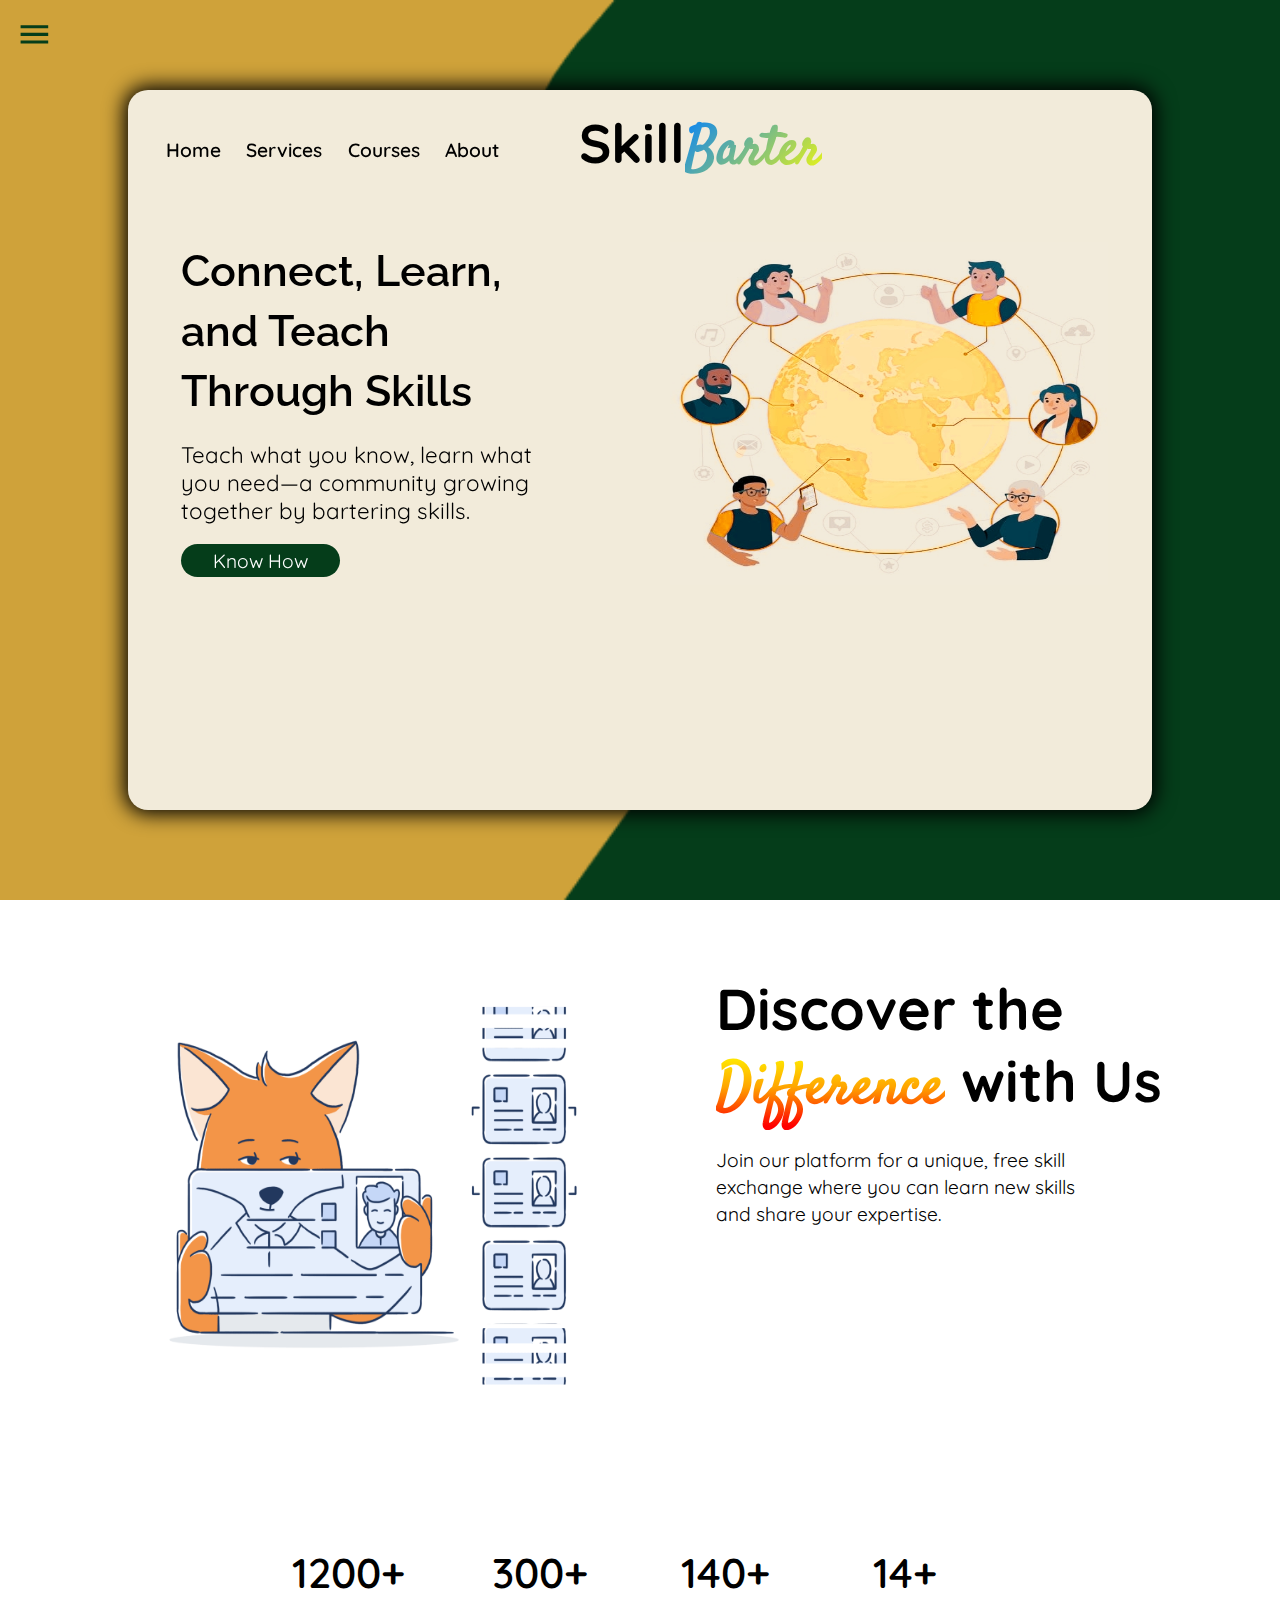
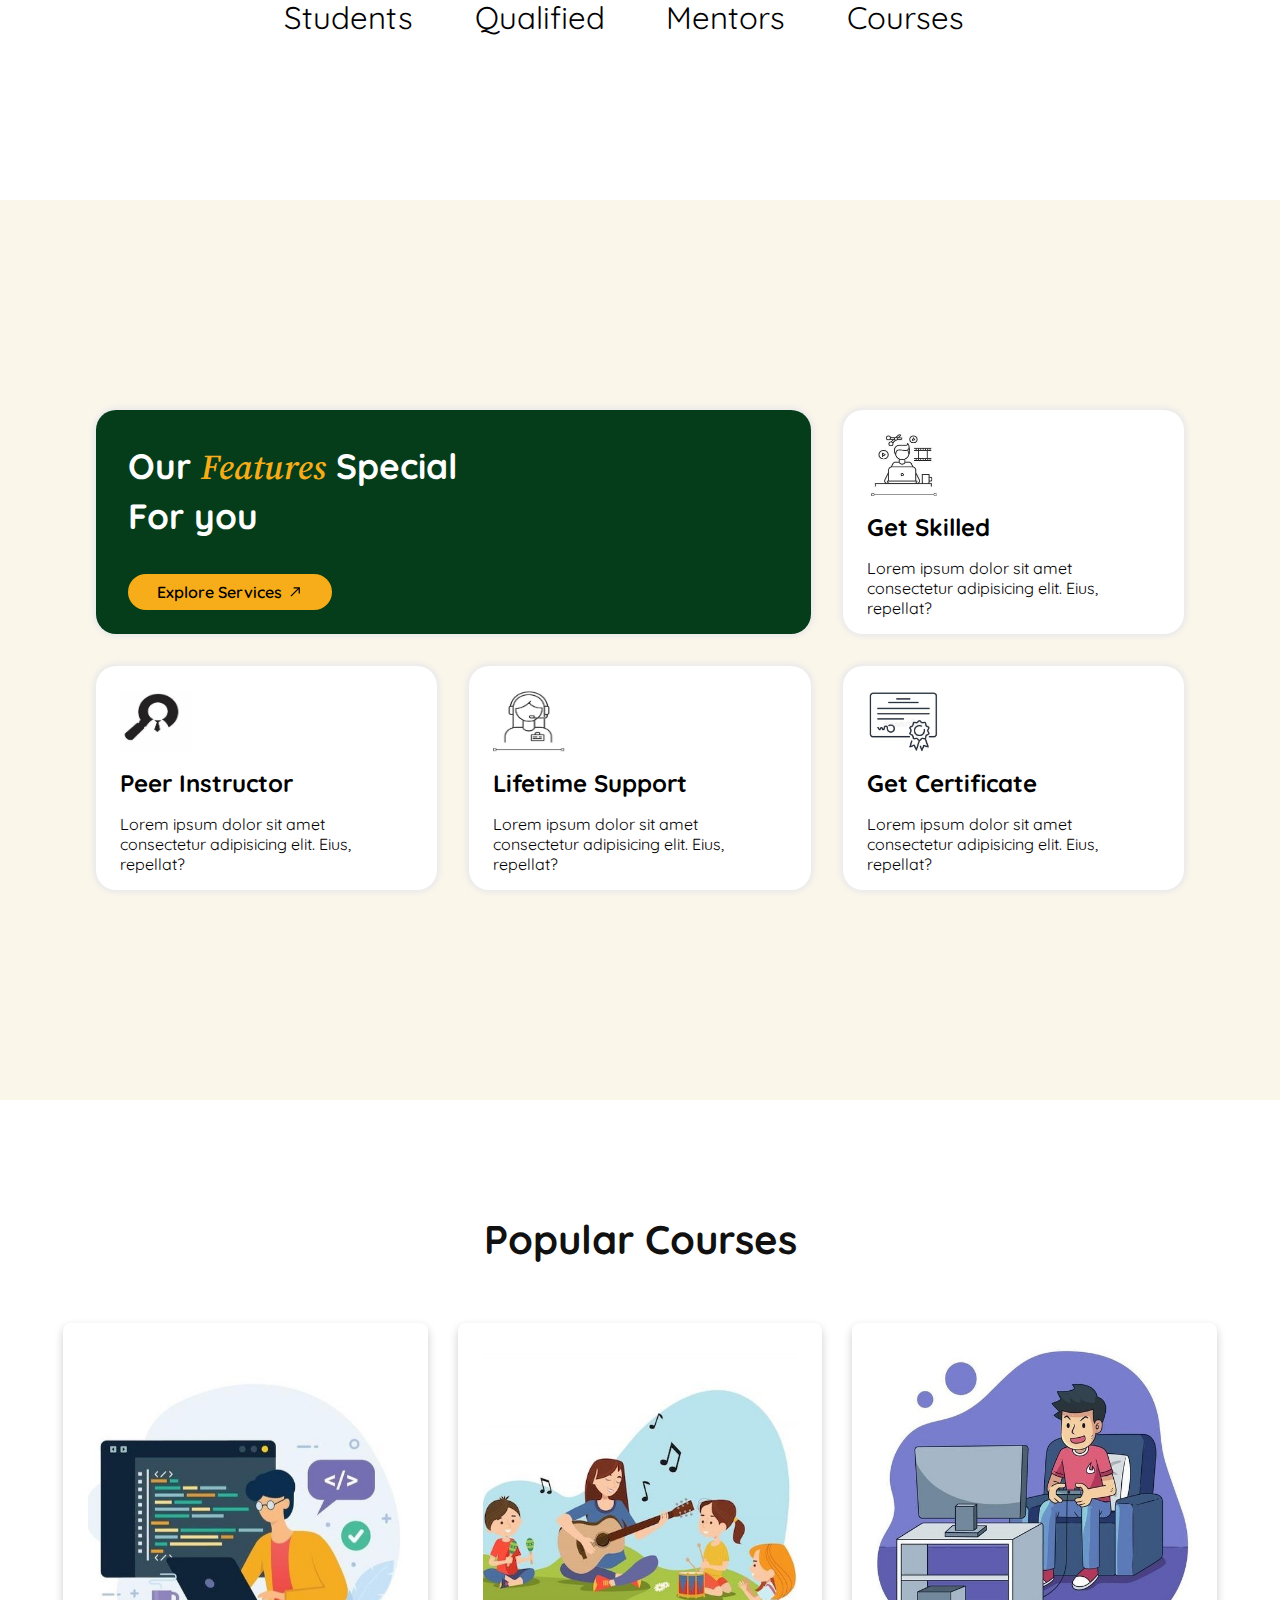
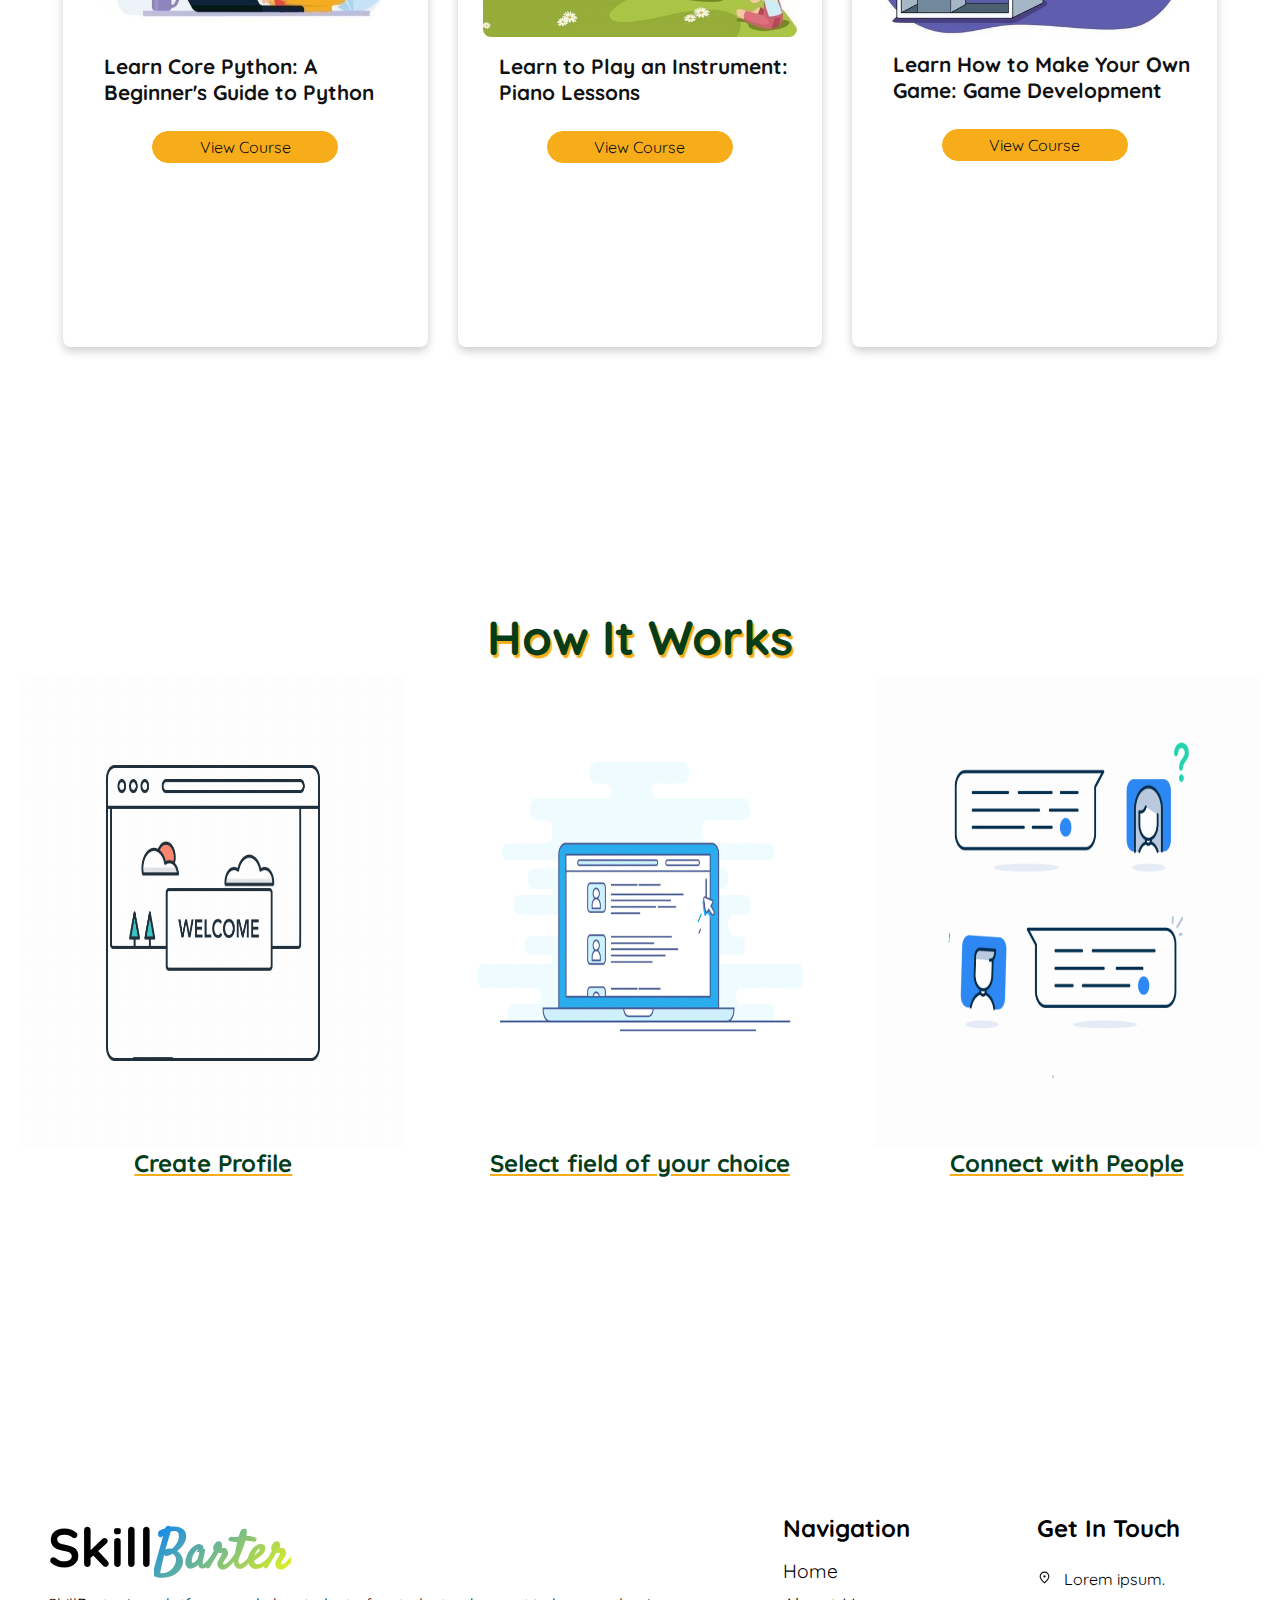
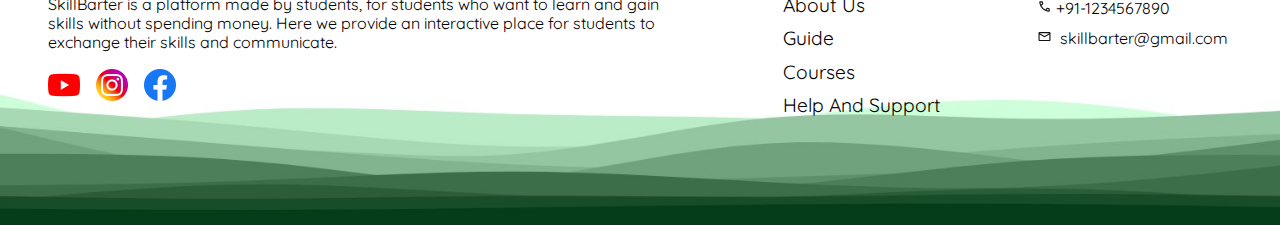
<file: index.html>
<!DOCTYPE html>
<html lang="en">

<head>
    <meta charset="UTF-8">
    <meta name="viewport" content="width=device-width, initial-scale=1.0">
    <title>SkillBarter</title>
    <link rel="stylesheet" href="style.css">
    <link rel="stylesheet" href="responsive.css">
    <link rel="shortcut icon" href="./Assets/Fav_icon.png" type="image/x-icon">
    <link href="https://fonts.googleapis.com/css2?family=Bebas+Neue&display=swap" rel="stylesheet">

</head>
<script>
    function openSidebar() {
        document.querySelector(".sidebar").style.display = 'block';
    }
    function closeSidebar() {
        document.querySelector(".sidebar").style.animation = "close-sidebar 0.3s ease-in reverse";
        document.querySelector(".sidebar").style.display = 'none';
    }
    function openProfile(key) {
        if (key == 'form') {
            document.querySelector(".form-popup").style.display = 'block';
        }
        else {
            document.querySelector(".info-" + key).style.display = 'block';
        }
    }
    function closeProfile(key) {
        if (key == 'form') {
            document.querySelector(".form-popup").style.display = 'none';
        } else if (key == 'login') {
            document.querySelector(".login-pop").style.display = 'none';
        }
        else {
            document.querySelector(".info-" + key).style.display = 'none';
        }
    }
</script>

<body>
    <div class="container">
        <section class="hero-section" id="hero-section">
            <button class="hamburger" onclick="openSidebar()"><svg xmlns="http://www.w3.org/2000/svg" height="2.3rem"
                    viewBox="0 -960 960 960" width="2.3rem" fill="#f7ad19">
                    <path d="M120-240v-80h720v80H120Zm0-200v-80h720v80H120Zm0-200v-80h720v80H120Z" />
                </svg>
            </button>
            <div class="main">
                <nav id="nav">
                    <ul class="left-items">
                        <li class="other1"><a href="#hero-section">Home</a></li>
                        <li class="other1"><a href="#services">Services</a></li>
                        <li class="other"><a href="#courses-section">Courses</a></li>
                        <li class="other"><a href="#why-choose-us">About </a></li>
                    </ul>
                    <div class="center">
                        <h1>Skill<span>Barter</span></h1>
                    </div>
                    <ul class="right-items">
                        <li class="other"><a href="./Register/register.html" target="_blank"
                                onclick="openProfile('form')">Register</a></li>
                        <button class="login-btn"
                            onclick="document.querySelector('.form-container').style.display='flex'">Login</button>
                    </ul>
                </nav>
                <div class="content-papa">
                    <div class="hero-content">

                        <h1 class="hero-heading">Connect, Learn, and Teach Through Skills</h1>
                        <p class="hero-para">Teach what you know, learn what you need—a community growing together by bartering skills.</p>
                        <a href="#how-it-works">Know How</a>
                    </div>
                    <div class="hero-image">
                        <img src="./Assets/hero-img.jpg" alt="">
                    </div>
                </div>
            </div>
        </section>
        <div class="sidebar">
            <div class="sidebar-header">
                <div class="center">
                    <h1>Skill<span>Barter</span></h1>
                </div>
                <button onclick="closeSidebar()">
                    <svg xmlns="http://www.w3.org/2000/svg" height="30px" viewBox="0 -960 960 960" width="30px"
                        fill="#ffffff">
                        <path
                            d="m256-200-56-56 224-224-224-224 56-56 224 224 224-224 56 56-224 224 224 224-56 56-224-224-224 224Z" />
                    </svg>
                </button>
            </div>
            <div class="sidebar-links">
                <ul>
                    <li><svg xmlns="http://www.w3.org/2000/svg" height="20px" viewBox="0 -960 960 960" width="20px"
                            fill="#ffffff">
                            <path
                                d="M264-216h96v-240h240v240h96v-348L480-726 264-564v348Zm-72 72v-456l288-216 288 216v456H528v-240h-96v240H192Zm288-327Z" />
                        </svg><a href="index.html">Home</a></li>
                    <li>
                        <svg xmlns="http://www.w3.org/2000/svg" height="20px" viewBox="0 -960 960 960" width="20px"
                            fill="#ffffff">
                            <path
                                d="M384-480q-60 0-102-42t-42-102q0-60 42-102t102-42q60 0 102 42t42 102q0 60-42 102t-102 42ZM96-192v-92q0-26 12.5-47.5T143-366q55-32 116-49t125-17q11 0 20.5.5T425-430q-7 17-10.5 35t-5.5 36l-25-1q-54 0-106 14t-99 42q-4.95 2.94-7.98 8.24Q168-290.47 168-284v20h251q4.85 18.63 12.92 36.81Q440-209 451-192H96Zm543 48-12-56q-14-5-26.5-12T577-228l-55 17-32-55 41-40q-4-14-3.5-29t3.5-29l-41-39 32-56 54 16q11-10 24-17.5t27-11.5l13-56h64l13 56q14 5 27 12t24 17l54-15 32 55-40 38q2 15 2 30.05 0 15.06-3 28.95l41 39-32 55-55-16q-11 9-23.5 16.5T717-200l-14 56h-64Zm33.21-120Q702-264 723-285.21t21-51Q744-366 722.79-387t-51-21Q642-408 621-386.79t-21 51Q600-306 621.21-285t51 21Zm-288-288Q414-552 435-573.21t21-51Q456-654 434.79-675t-51-21Q354-696 333-674.79t-21 51Q312-594 333.21-573t51 21Zm-.21-72Zm35 360Z" />
                        </svg><a href="./Service/service.php">Services</a>
                    </li>
                    <li>
                        <svg xmlns="http://www.w3.org/2000/svg" height="20px" viewBox="0 -960 960 960" width="20px"
                            fill="#ffffff">
                            <path
                                d="M264-96v-175q-57-48-88.5-115.57T144-529q0-139.58 98.29-237.29Q340.58-864 481-864q109 0 196 58.5T792-653l66 223q5 17.48-5.5 31.74Q842-384 824-384h-56v120q0 29.7-21.15 50.85Q725.7-192 696-192h-96v96h-72v-168h168v-192h80l-52-173q-22-72-89.5-117.5T481-792q-111 0-188 76.63T216-529q0 58.93 25 111.96Q266-364 311-326l25 22v208h-72Zm232-348Zm-16 108q17 0 27.5-11.1 10.5-11.09 10.5-27.5 0-16.4-10.5-27.4T480-413q-17 0-27.5 10.92Q442-391.15 442-375q0 16.58 10.5 27.79T480-336Zm-29-122h58q0-30 7-45.5t30-35.5q23-21 34-40.5t11-42.5q0-41.16-32-69.58T482-720q-39 0-69.5 21.5T370-640l52 22q6.67-21.1 23.35-34.05Q462.02-665 482.04-665q20.96 0 35.46 13.5T532-618q0 20-14.5 34.5T488-555q-22 21-29.5 40.5T451-458Z" />
                        </svg><a href="./About/about.html">About Us</a>
                    </li>
                    <li>
                        <svg xmlns="http://www.w3.org/2000/svg" height="24px" viewBox="0 -960 960 960" width="24px" fill="#fff"><path d="M560-564v-68q33-14 67.5-21t72.5-7q26 0 51 4t49 10v64q-24-9-48.5-13.5T700-600q-38 0-73 9.5T560-564Zm0 220v-68q33-14 67.5-21t72.5-7q26 0 51 4t49 10v64q-24-9-48.5-13.5T700-380q-38 0-73 9t-67 27Zm0-110v-68q33-14 67.5-21t72.5-7q26 0 51 4t49 10v64q-24-9-48.5-13.5T700-490q-38 0-73 9.5T560-454ZM260-320q47 0 91.5 10.5T440-278v-394q-41-24-87-36t-93-12q-36 0-71.5 7T120-692v396q35-12 69.5-18t70.5-6Zm260 42q44-21 88.5-31.5T700-320q36 0 70.5 6t69.5 18v-396q-33-14-68.5-21t-71.5-7q-47 0-93 12t-87 36v394Zm-40 118q-48-38-104-59t-116-21q-42 0-82.5 11T100-198q-21 11-40.5-1T40-234v-482q0-11 5.5-21T62-752q46-24 96-36t102-12q58 0 113.5 15T480-740q51-30 106.5-45T700-800q52 0 102 12t96 36q11 5 16.5 15t5.5 21v482q0 23-19.5 35t-40.5 1q-37-20-77.5-31T700-240q-60 0-116 21t-104 59ZM280-494Z"/></svg>
                        <a href="./Courses/courses.html">Courses</a>
                    </li>
                    <li>
                        <svg xmlns="http://www.w3.org/2000/svg" height="20px" viewBox="0 -960 960 960" width="20px"
                            fill="#ffffff">
                            <path
                                d="M96-192v-92q0-26 12.5-47.5T143-366q54-32 115-49t126-17q23 0 46.5 3t49.5 9l-61 62q-15-2-22-2h-13q-53 0-105 14t-100 42q-4.95 2.94-7.98 8.24Q168-290.47 168-284v20h286l71 72H96Zm530 0L491-328l50-51 85 85 187-186 51 50-238 238ZM384-480q-60 0-102-42t-42-102q0-60 42-102t102-42q60 0 102 42t42 102q0 60-42 102t-102 42Zm70 216Zm-69.79-288Q414-552 435-573.21t21-51Q456-654 434.79-675t-51-21Q354-696 333-674.79t-21 51Q312-594 333.21-573t51 21Zm-.21-72Z" />
                        </svg><a href="./Register/register.html">Register</a>
                    </li>
                    <div
                        style="border: 1px solid rgb(190, 190, 190); height: 1px; width: 100%; margin: 1rem 0;">
                    </div>
                    <li>
                        <svg xmlns="http://www.w3.org/2000/svg" height="20px" viewBox="0 -960 960 960" width="20px"
                        fill="#ffffff">
                        <path
                            d="M480-216q48.67 0 83.34-35Q598-286 600-336v-192q2-50-33.5-85t-86-35q-50.5 0-85 35T360-528v192q-1 50 34 85t86 35Zm-72-120h144v-72H408v72Zm0-120h144v-72H408v72Zm72 26Zm0 286q-60 0-109-32.5T302-264H192v-72h96v-60h-96v-72h96v-60h-96v-72h110q8-26 25.8-47.09Q345.6-668.18 369-684l-81-81 51-51 101 100q19.86-5 40.43-5t40.57 5l100-100 51 51-81 81q23 16 40 37t27 47h110v72h-96v60h96v72h-96v60h96v72H658q-20 55-69 87.5T480-144Z" />
                    </svg><a href="./HelpAndSupport/support.html">Help and Support</a>
                    </li>
                    
                    <li>
                        <svg xmlns="http://www.w3.org/2000/svg" style="display: inline;" height="20px"
                            viewBox="0 -960 960 960" width="20px" fill="#ffffff">
                            <path
                                d="M765-144 526-383q-30 22-65.79 34.5-35.79 12.5-76.18 12.5Q284-336 214-406t-70-170q0-100 70-170t170-70q100 0 170 70t70 170.03q0 40.39-12.5 76.18Q599-464 577-434l239 239-51 51ZM384-408q70 0 119-49t49-119q0-70-49-119t-119-49q-70 0-119 49t-49 119q0 70 49 119t119 49Z" />
                        </svg>
                        <input type="search" name="search" id="search" placeholder="Search" style="width: 100%;">
                    </li>
                    <div
                        style="border: 1px solid rgb(190, 190, 190); height: 1px; width: 100%; margin: 1rem 0;">
                    </div>
                    <li style="display: flex; color: rgb(72, 71, 71); ">
                        <svg xmlns="http://www.w3.org/2000/svg" height="20px" viewBox="0 -960 960 960" width="20px"
                            fill="#fff">
                            <path
                                d="M216-144q-29.7 0-50.85-21.15Q144-186.3 144-216v-528q0-29.7 21.15-50.85Q186.3-816 216-816h264v72H216v528h264v72H216Zm432-168-51-51 81-81H384v-72h294l-81-81 51-51 168 168-168 168Z" />
                        </svg>
                        <form action="login.php" method="post">
                            <!-- <a href="login.php?logout=true">Logout</a> -->
                            <button type="submit" name="logout" >Logout</button>
                        </form>
                    </li>
                </ul>
                <div class="sidebar-anchor">
                    <p>&copy;Skill Exchange.INC</p>
                    <a href="#">About</a>
                    <a href="#">Terms</a>
                    <a href="#">Privacy</a>
                    <a href="#">Security</a>
                    <a href="#">Status</a>
                    <a href="#">Blogs</a>
                </div>
            </div>
        </div>
        <div class="form-container">
            <div class="login-popup" id="form-popup">

                <button onclick="document.querySelector('.form-container').style.display='none'"><svg
                        xmlns="http://www.w3.org/2000/svg" height="30px" viewBox="0 -960 960 960" width="30px"
                        fill="#000000">
                        <path
                            d="m256-200-56-56 224-224-224-224 56-56 224 224 224-224 56 56-224 224 224 224-56 56-224-224-224 224Z" />
                    </svg>
                </button>
                <form action="login.php" class="form" method="post">
                    <center><h2>Login or Sign up</h2></center>
                    <input type="email" name="Email" id="email" placeholder="Email*" required>
                    <input type="password" name="password" id="password" placeholder="Password*" required>
                    <a>Forgot password?</a>
                    <button type="submit" name="login">Login</button>
                </form>
                <p>New to Website?
                    <a class="create-account" href="./Register/register.html"
                        onclick=" document.querySelector('.form-container').style.display='none'">Create
                        New Account</a>
                </p>
            </div>
        </div>
        <section class="why-choose-us" id="why-choose-us">
            <div class="head-des">
                <div class="leftBox">
                    <img src="./Assets/why-choose-us.gif" alt="whyChooseUs">
                </div>
                <div class="rightBox">
                    <h1>Discover the <span>Difference</span> with Us</h1>
                    <p>Join our platform for a unique, free skill exchange where you can learn new skills and share your
                        expertise.</p>
                </div>
            </div>
            <div class="number-container">
                <span class="item item-1">
                    <h1>1200+</h1>
                    <p>Students</p>
                </span>
                <span class="item item-2">
                    <h1>300+</h1>
                    <p>Qualified</p>
                </span>
                <span class="item item-3">
                    <h1>140+</h1>
                    <p>Mentors</p>
                </span>
                <span class="item item-4">
                    <h1>14+</h1>
                    <p>Courses</p>
                </span>
            </div>
        </section>
        <section class="services" id="services">
            <div class="service-container">
                <div class="service-items">
                    <h3>Our <span>Features</span> Special For you</h3>
                    <a href="./Service/service.php">Explore Services <svg xmlns="http://www.w3.org/2000/svg" height="15px" viewBox="0 -960 960 960"
                            width="15px" fill="#000000 ">
                            <path d="m216-160-56-56 464-464H360v-80h400v400h-80v-264L216-160Z" />
                        </svg></a>
                </div>
                <div class="service-items">
                    <img src="./Assets/GetSkilled.jpeg.jpg" alt="service image">
                    <h3>Get Skilled</h3>
                    <p>Lorem ipsum dolor sit amet consectetur adipisicing elit. Eius, repellat?</p>
                </div>
                <div class="service-items">
                    <img src="./Assets/Peer.jpeg.jpg" alt="service image">
                    <h3>Peer Instructor</h3>
                    <p>Lorem ipsum dolor sit amet consectetur adipisicing elit. Eius, repellat?</p>
                </div>
                <div class="service-items">
                    <img src="./Assets/LifetimeSupport.jpeg.jpg" alt="service image">
                    <h3>Lifetime Support </h3>
                    <p>Lorem ipsum dolor sit amet consectetur adipisicing elit. Eius, repellat?</p>
                </div>
                <div class="service-items">
                    <img src="./Assets/GetCertified.jpeg.jpg " alt="service image">
                    <h3>Get Certificate</h3>
                    <p>Lorem ipsum dolor sit amet consectetur adipisicing elit. Eius, repellat?</p>
                </div>
            </div>
        </section>
        <section class="courses-section" id="courses-section">
            <h2 class="section-title">Popular Courses</h2>
            <div class="courses-container">
                <div class="course-card">
                    <div class="course-image-container"><img src="./Assets/course-image-1.jpg" alt="Course 1 Image" class="course-image" id="course-image-1"></div>
                    <h3 class="course-title">Learn Core Python: A Beginner's Guide to Python</h3>
                    <a href="./Courses/courses.html" class="view-course-btn">View Course</a>
                </div>
                <div class="course-card">
                    <div class="course-image-container"><img src="./Assets/course-image-2.jpg" alt="Course 2 Image" class="course-image" id="course-image-2"></div>
                    <h3 class="course-title">Learn to Play an Instrument: Piano Lessons</h3>
                    <a  href="./Courses/courses.html"class="view-course-btn">View Course</a>
                </div>
                <div class="course-card">
                    <div class="course-image-container"><img src="./Assets/course-image-3.jpg" alt="Course 3 Image" class="course-image" id="course-image-3"></div>
                    <h3 class="course-title">Learn How to Make Your Own Game: Game Development</h3>
                    <a  href="./Courses/courses.html" class="view-course-btn">View Course</a>
                </div>
            </div>
        </section>
        <section class="how-it-works" id="how-it-works">
            <h1>How It Works</h1>
            <div class="container">
                <div class="item">
                    <img src="./Assets/how-it-works-LEFT.gif" alt="">
                    <h3>Create Profile</h3>
                </div>
                <div class="item">
                    <img src="./Assets/how-it-works-MIDDLE.gif" alt="">
                    <h3>Select field of your choice</h3>
                </div>
                <div class="item">
                    <img src="./Assets/how-it-works-RIGHT.gif" alt="">
                    <h3>Connect with People</h3>
                </div>
            </div>
        </section>
        <footer>
            <div class="footer-container" id="footer">
                <div class="section">
                    <div class="center">
                        <h1>Skill<span>Barter</span></h1>
                    </div>
                    <p class="footer-text">SkillBarter is a platform made by students, for students who want to learn
                        and
                        gain skills without spending money. Here we provide an interactive place for students to
                        exchange
                        their skills and communicate.</p>
                    <div class="all-socials">
                        <img class="social-icons" src="./Assets/youtube.png" alt="">
                        <img class="social-icons" src="./Assets/social.png" alt="">
                        <img class="social-icons" src="./Assets/facebook.png" alt="">
                    </div>
                </div>
                <div class="section">
                    <h2>Navigation</h2>
                    <ul>
                        <li><a href="index.html">Home</a></li>
                        <li><a href="./About/about.html">About Us</a></li>
                        <li><a href="#how-it-works">Guide</a></li>
                        <li><a href="./Courses/courses.html">Courses</a></li>
                        <li><a href="./HelpAndSupport/support.html" target="_blank">Help And Support</a></li>
                    </ul>
                </div>
                <div class="section">
                    <h2>Get In Touch</h2>
                    <pre><svg xmlns="http://www.w3.org/2000/svg" height="15px" viewBox="0 -960 960 960" width="15px" fill="#111  "><path d="M480.21-480Q510-480 531-501.21t21-51Q552-582 530.79-603t-51-21Q450-624 429-602.79t-21 51Q408-522 429.21-501t51 21ZM480-191q119-107 179.5-197T720-549q0-105-68.5-174T480-792q-103 0-171.5 69T240-549q0 71 60.5 161T480-191Zm0 95Q323.03-227.11 245.51-339.55 168-452 168-549q0-134 89-224.5T479.5-864q133.5 0 223 90.5T792-549q0 97-77 209T480-96Zm0-456Z"/></svg>   <span class="foot-dets">Lorem ipsum.</span></pre>
                    <pre><svg xmlns="http://www.w3.org/2000/svg" height="15px" viewBox="0 -960 960 960" width="15px" fill="#111  "><path d="M763-145q-121-9-229.5-59.5T339-341q-86-86-135.5-194T144-764q-2-21 12.29-36.5Q170.57-816 192-816h136q17 0 29.5 10.5T374-779l24 106q2 13-1.5 25T385-628l-97 98q20 38 46 73t57.97 65.98Q422-361 456-335.5q34 25.5 72 45.5l99-96q8-8 20-11.5t25-1.5l107 23q17 5 27 17.5t10 29.5v136q0 21.43-16 35.71Q784-143 763-145ZM255-600l70-70-17.16-74H218q5 38 14 73.5t23 70.5Zm344 344q35.1 14.24 71.55 22.62Q707-225 744-220v-90l-75-16-70 70ZM255-600Zm344 344Z"/></svg> <span class="foot-dets">+91-1234567890</span> </pre>

                    <pre><svg xmlns="http://www.w3.org/2000/svg" height="15px" viewBox="0 -960 960 960" width="15px" fill="#111  "><path d="M168-192q-29.7 0-50.85-21.16Q96-234.32 96-264.04v-432.24Q96-726 117.15-747T168-768h624q29.7 0 50.85 21.16Q864-725.68 864-695.96v432.24Q864-234 842.85-213T792-192H168Zm312-240L168-611v347h624v-347L480-432Zm0-85 312-179H168l312 179Zm-312-94v-85 432-347Z"/></svg>  <span class="foot-dets">skillbarter@gmail.com</span> </pre>

                    </pre>
                </div>
                <!-- </div> -->
            </div>
        </footer>

    </div>
</body>

</html>
</file>
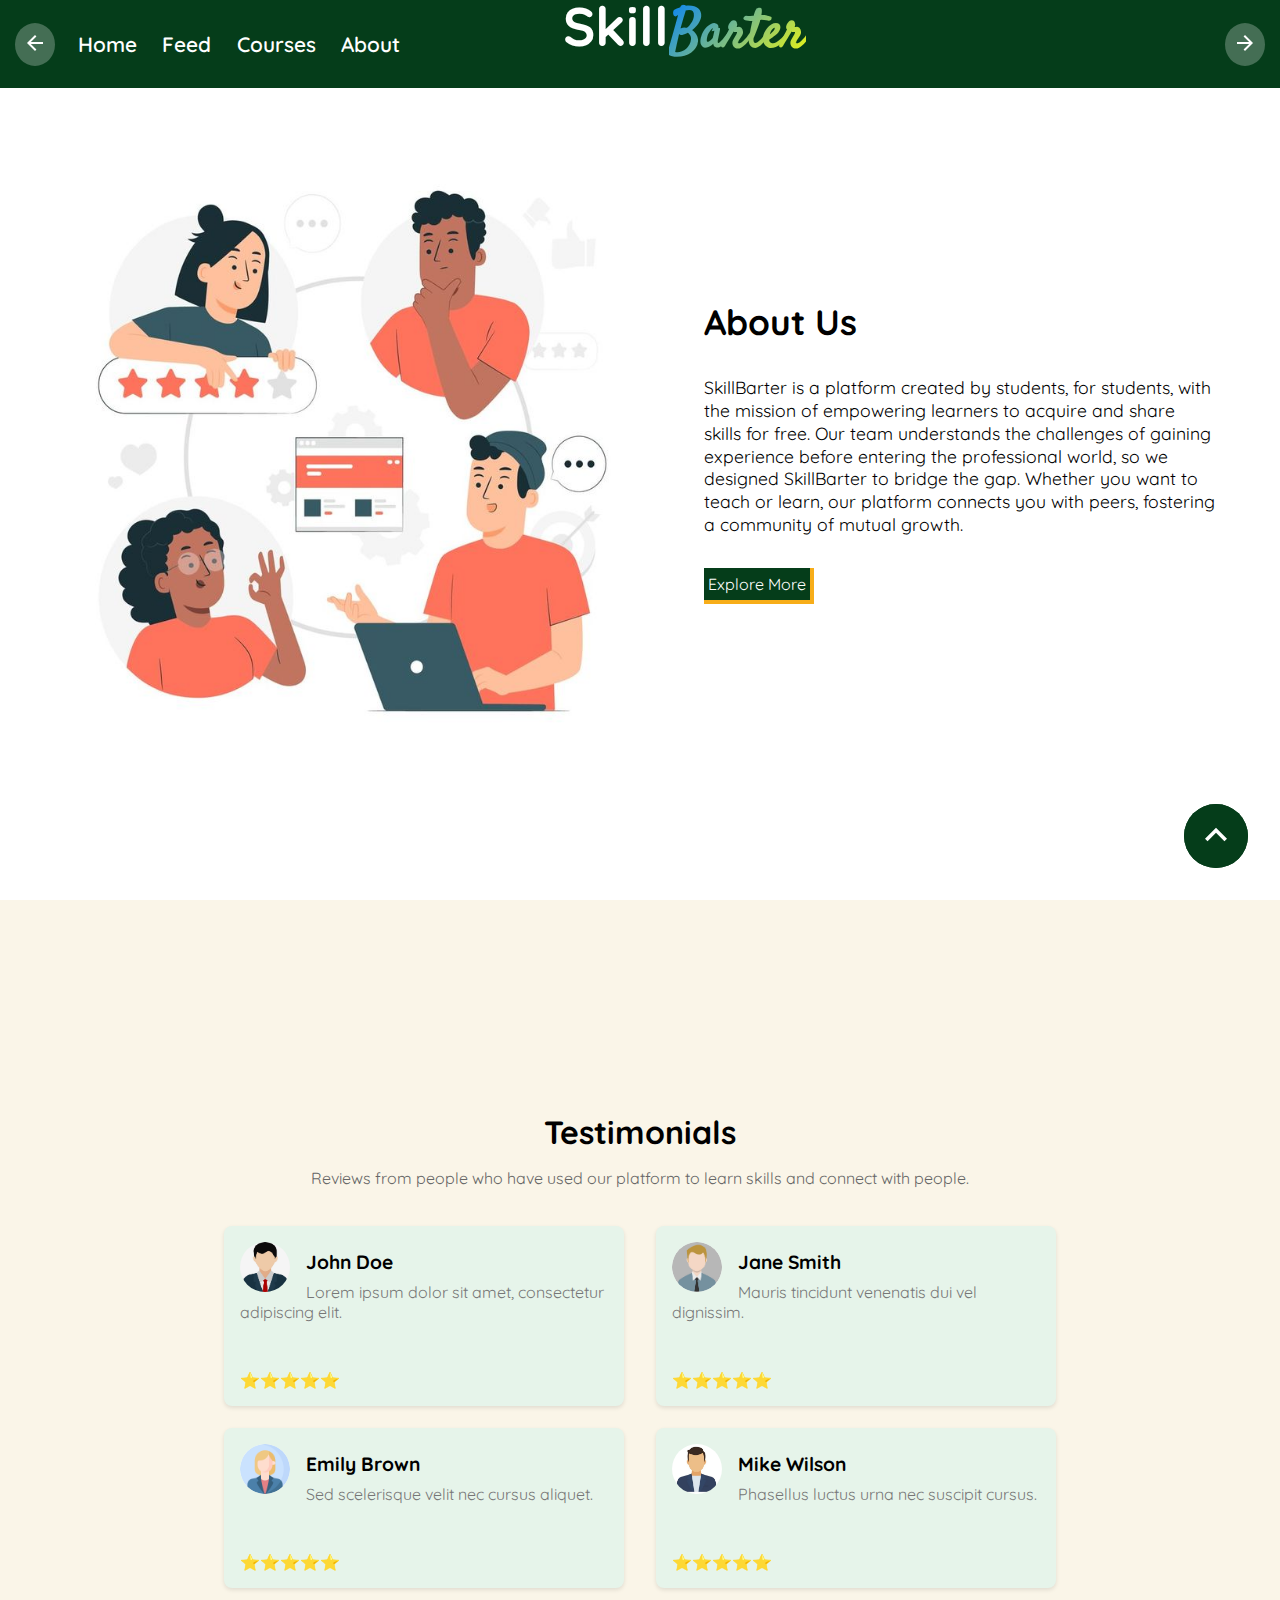
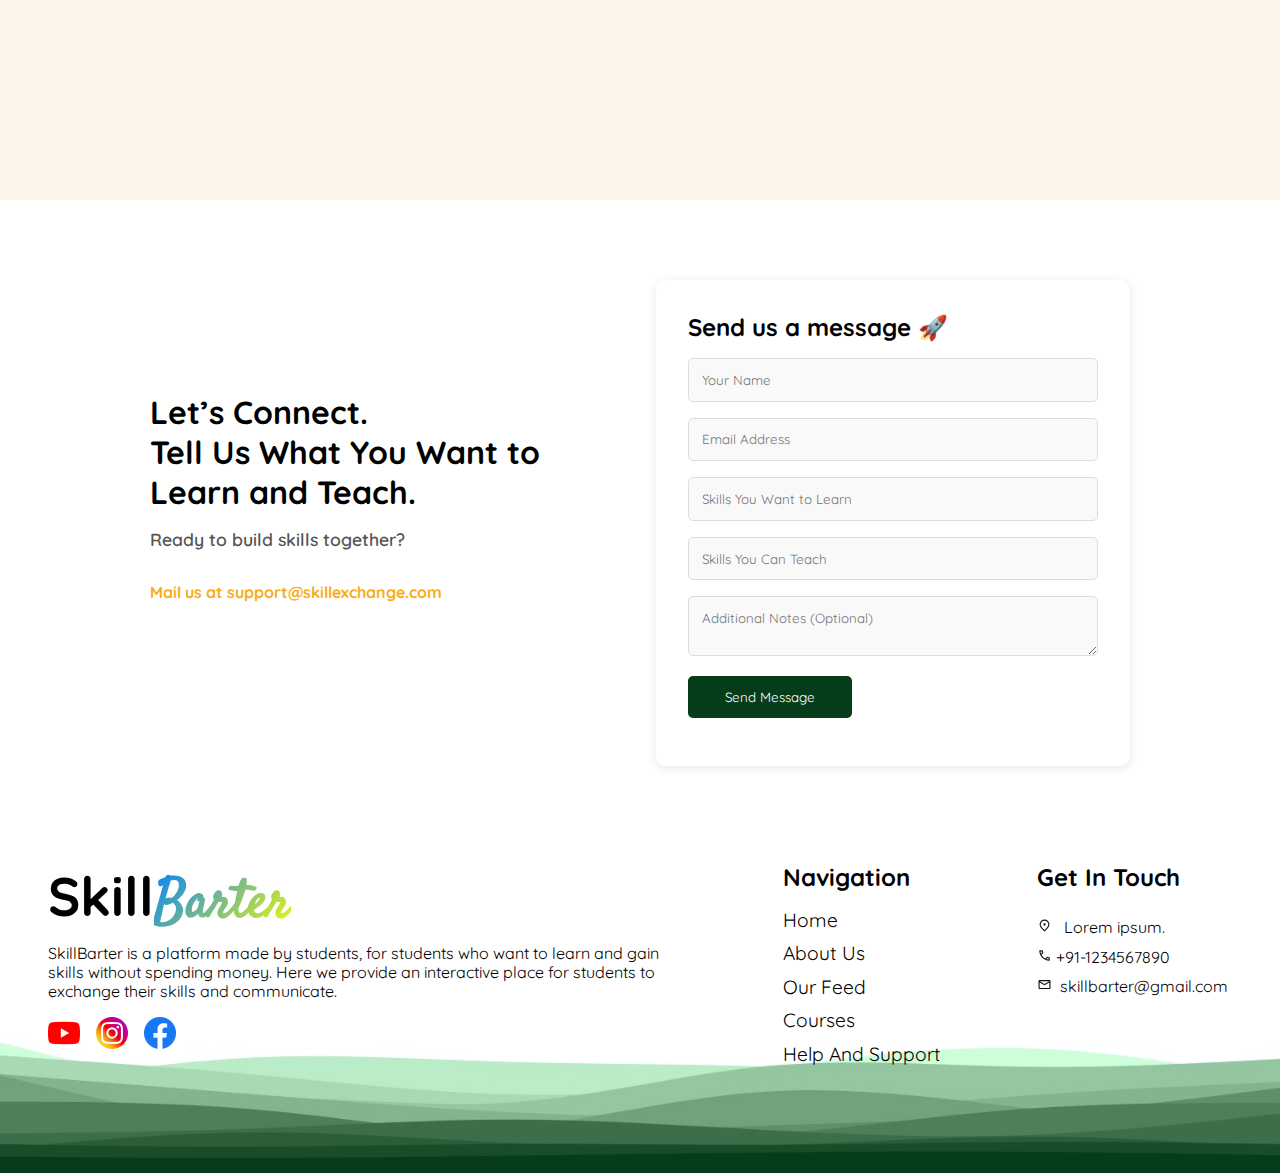
<file: About/about.html>
<!DOCTYPE html>
<html lang="en">

<head>
    <meta charset="UTF-8">
    <meta name="viewport" content="width=device-width, initial-scale=1.0">
    <link rel="stylesheet" href="about.css">
    <link rel="shortcut icon" href="../Assets/Fav_icon.png" type="image/x-icon">

    <title>About Us</title>
</head>

<body>
    <script>
        // Get the button
        // JavaScript code for scrolling from bottom to top in a web page
        function scrollToTop() {
          window.scrollTo({
            top: 0,  // Scroll to the top
            behavior: 'smooth'  // Smooth scrolling effect
          });
        
        }
      </script>
    <div class="wrapper">
        <nav id="nav">
            <button class=" navigation-btn back-btn" onclick="window.history.back();"><svg xmlns="http://www.w3.org/2000/svg" height="24px" viewBox="0 -960 960 960" width="24px" fill="#fff"><path d="m313-440 224 224-57 56-320-320 320-320 57 56-224 224h487v80H313Z"/></svg></button>
            <button class="hamburger" onclick="openSidebar()"><svg xmlns="http://www.w3.org/2000/svg" height="2.3rem"
                    viewBox="0 -960 960 960" width="2.3rem" fill="#f7ad19">
                    <path d="M120-240v-80h720v80H120Zm0-200v-80h720v80H120Zm0-200v-80h720v80H120Z" />
                </svg>
            </button>
            <ul class="left-items">
                <li class="other1"><a href="../index.php">Home</a></li>
                <li class="other1"><a href="../Service/service.php">Feed</a></li>
                <li class="other"><a href="../Courses/courses.html">Courses</a></li>
                <li class="other"><a href="#">About </a></li>
            </ul>
            <div class="center">
                <a href="../index.php" style="text-decoration: none;"><h1>Skill<span>Barter</span></h1></a>
            </div>
            <ul class="right-items">
                <li class="other"><a href="../Register/register.html" target="_blank"
                        onclick="openProfile('form')">Register</a></li>
                <button class="login-btn"
                    onclick="document.querySelector('.form-container').style.display='flex'">Login</button>
            </ul>
            <button class="navigation-btn close-btn" onclick="window.history.forward();"><svg xmlns="http://www.w3.org/2000/svg" height="24px" viewBox="0 -960 960 960" width="24px" fill="#fff"><path d="M647-440H160v-80h487L423-744l57-56 320 320-320 320-57-56 224-224Z"/></svg></button>
        </nav>
        <div class="buttom-top">
            <button class="up-btn" onclick="scrollToTop()">
            <svg xmlns="http://www.w3.org/2000/svg" height="44px" viewBox="0 -960 960 960" width="44px" fill="#fff"><path d="M480-528 296-344l-56-56 240-240 240 240-56 56-184-184Z"/></svg>
            </button>
        </div>
        <div class="hero-section">
            <div class="hero-image">
                <img src="../Assets/AboutHeroImage.jpg" alt="">
            </div>
            <div class="hero-content">
                <h2>About Us</h2>
                <p>SkillBarter is a platform created by students, for students, with the mission of empowering learners to acquire and share skills for free. Our team understands the challenges of gaining experience before entering the professional world, so we designed SkillBarter to bridge the gap. Whether you want to teach or learn, our platform connects you with peers, fostering a community of mutual growth.</p>
                <a href="../index.html">Explore More</a>
            </div>
        </div>
        <div class="testimonial-section">
            <h2>Testimonials</h2>
            <p>Reviews from people who have used our platform to learn skills and connect with people.</p>

            <div class="testimonials-grid">
                <div class="testimonial">
                    <img src="../Assets/profile-1.jpg" alt="User 1">
                    <h3>John Doe</h3>
                    <p>Lorem ipsum dolor sit amet, consectetur adipiscing elit.</p>
                    <div class="rating">⭐⭐⭐⭐⭐</div>
                </div>
                <div class="testimonial">
                    <img src="../Assets/profile-2.jpg" alt="User 2">
                    <h3>Jane Smith</h3>
                    <p>Mauris tincidunt venenatis dui vel dignissim.</p>
                    <div class="rating">⭐⭐⭐⭐⭐</div>
                </div>
                <div class="testimonial">
                    <img src="../Assets/profile-3.jpg" alt="User 3">
                    <h3>Emily Brown</h3>
                    <p>Sed scelerisque velit nec cursus aliquet.</p>
                    <div class="rating">⭐⭐⭐⭐⭐</div>
                </div>
                <div class="testimonial">
                    <img src="../Assets/profile-4.jpg" alt="User 4">
                    <h3>Mike Wilson</h3>
                    <p>Phasellus luctus urna nec suscipit cursus.</p>
                    <div class="rating">⭐⭐⭐⭐⭐</div>
                </div>
            </div>
        </div>
        
        <div class="content">
            <div class="left-section">
              <h1>Let’s Connect.</h1>
              <h1 id="innerH1">Tell Us What You Want to Learn and Teach.</h1>
              <p>Ready to build skills together?</p>
              <a href="mailto:support@skillexchange.com" class="email-link">Mail us at support@skillexchange.com</a>
            </div>
            <div class="right-section">
              <form class="contact-form">
                <h2>Send us a message 🚀</h2>
                <input type="text" placeholder="Your Name" required>
                <input type="email" placeholder="Email Address" required>
                <input type="text" placeholder="Skills You Want to Learn" required>
                <input type="text" placeholder="Skills You Can Teach" required>
                <textarea placeholder="Additional Notes (Optional)"></textarea>
                <button type="submit">Send Message</button>
              </form>
            </div>
        </div>


        <footer>
            <div class="footer-container" id="footer">
                <div class="section">
                    <div class="center">
                        <h1>Skill<span>Barter</span></h1>
                    </div>
                    <p class="footer-text">SkillBarter is a platform made by students, for students who want to learn
                        and
                        gain skills without spending money. Here we provide an interactive place for students to
                        exchange
                        their skills and communicate.</p>
                    <div class="all-socials">
                        <img class="social-icons" src="../Assets/youtube.png" alt="Social images">
                        <img class="social-icons" src="../Assets/social.png" alt="Social images">
                        <img class="social-icons" src="../Assets/facebook.png" alt="Social images">
                    </div>
                </div>
                <div class="section">
                    <h2>Navigation</h2>
                    <ul>
                        <li><a href="../index.php">Home</a></li>
                        <li><a href="#">About Us</a></li>
                        <li><a href="../Service/service.php">Our Feed</a></li>
                        <li><a href="../Courses/courses.html">Courses</a></li>
                        <li><a href="../HelpAndSupport/support.html">Help And Support</a></li>
                    </ul>
                </div>
                <div class="section">
                    <h2>Get In Touch</h2>
                    <pre><svg xmlns="http://www.w3.org/2000/svg" height="15px" viewBox="0 -960 960 960" width="15px" fill="#111  "><path d="M480.21-480Q510-480 531-501.21t21-51Q552-582 530.79-603t-51-21Q450-624 429-602.79t-21 51Q408-522 429.21-501t51 21ZM480-191q119-107 179.5-197T720-549q0-105-68.5-174T480-792q-103 0-171.5 69T240-549q0 71 60.5 161T480-191Zm0 95Q323.03-227.11 245.51-339.55 168-452 168-549q0-134 89-224.5T479.5-864q133.5 0 223 90.5T792-549q0 97-77 209T480-96Zm0-456Z"/></svg>   <span class="foot-dets">Lorem ipsum.</span></pre>
                    <pre><svg xmlns="http://www.w3.org/2000/svg" height="15px" viewBox="0 -960 960 960" width="15px" fill="#111  "><path d="M763-145q-121-9-229.5-59.5T339-341q-86-86-135.5-194T144-764q-2-21 12.29-36.5Q170.57-816 192-816h136q17 0 29.5 10.5T374-779l24 106q2 13-1.5 25T385-628l-97 98q20 38 46 73t57.97 65.98Q422-361 456-335.5q34 25.5 72 45.5l99-96q8-8 20-11.5t25-1.5l107 23q17 5 27 17.5t10 29.5v136q0 21.43-16 35.71Q784-143 763-145ZM255-600l70-70-17.16-74H218q5 38 14 73.5t23 70.5Zm344 344q35.1 14.24 71.55 22.62Q707-225 744-220v-90l-75-16-70 70ZM255-600Zm344 344Z"/></svg> <span class="foot-dets">+91-1234567890</span> </pre>

                    <pre><svg xmlns="http://www.w3.org/2000/svg" height="15px" viewBox="0 -960 960 960" width="15px" fill="#111  "><path d="M168-192q-29.7 0-50.85-21.16Q96-234.32 96-264.04v-432.24Q96-726 117.15-747T168-768h624q29.7 0 50.85 21.16Q864-725.68 864-695.96v432.24Q864-234 842.85-213T792-192H168Zm312-240L168-611v347h624v-347L480-432Zm0-85 312-179H168l312 179Zm-312-94v-85 432-347Z"/></svg>  <span class="foot-dets">skillbarter@gmail.com</span> </pre>

                    </pre>
                </div>
                <!-- </div> -->
            </div>
        </footer>
    </div>
</body>

</html>
</file>
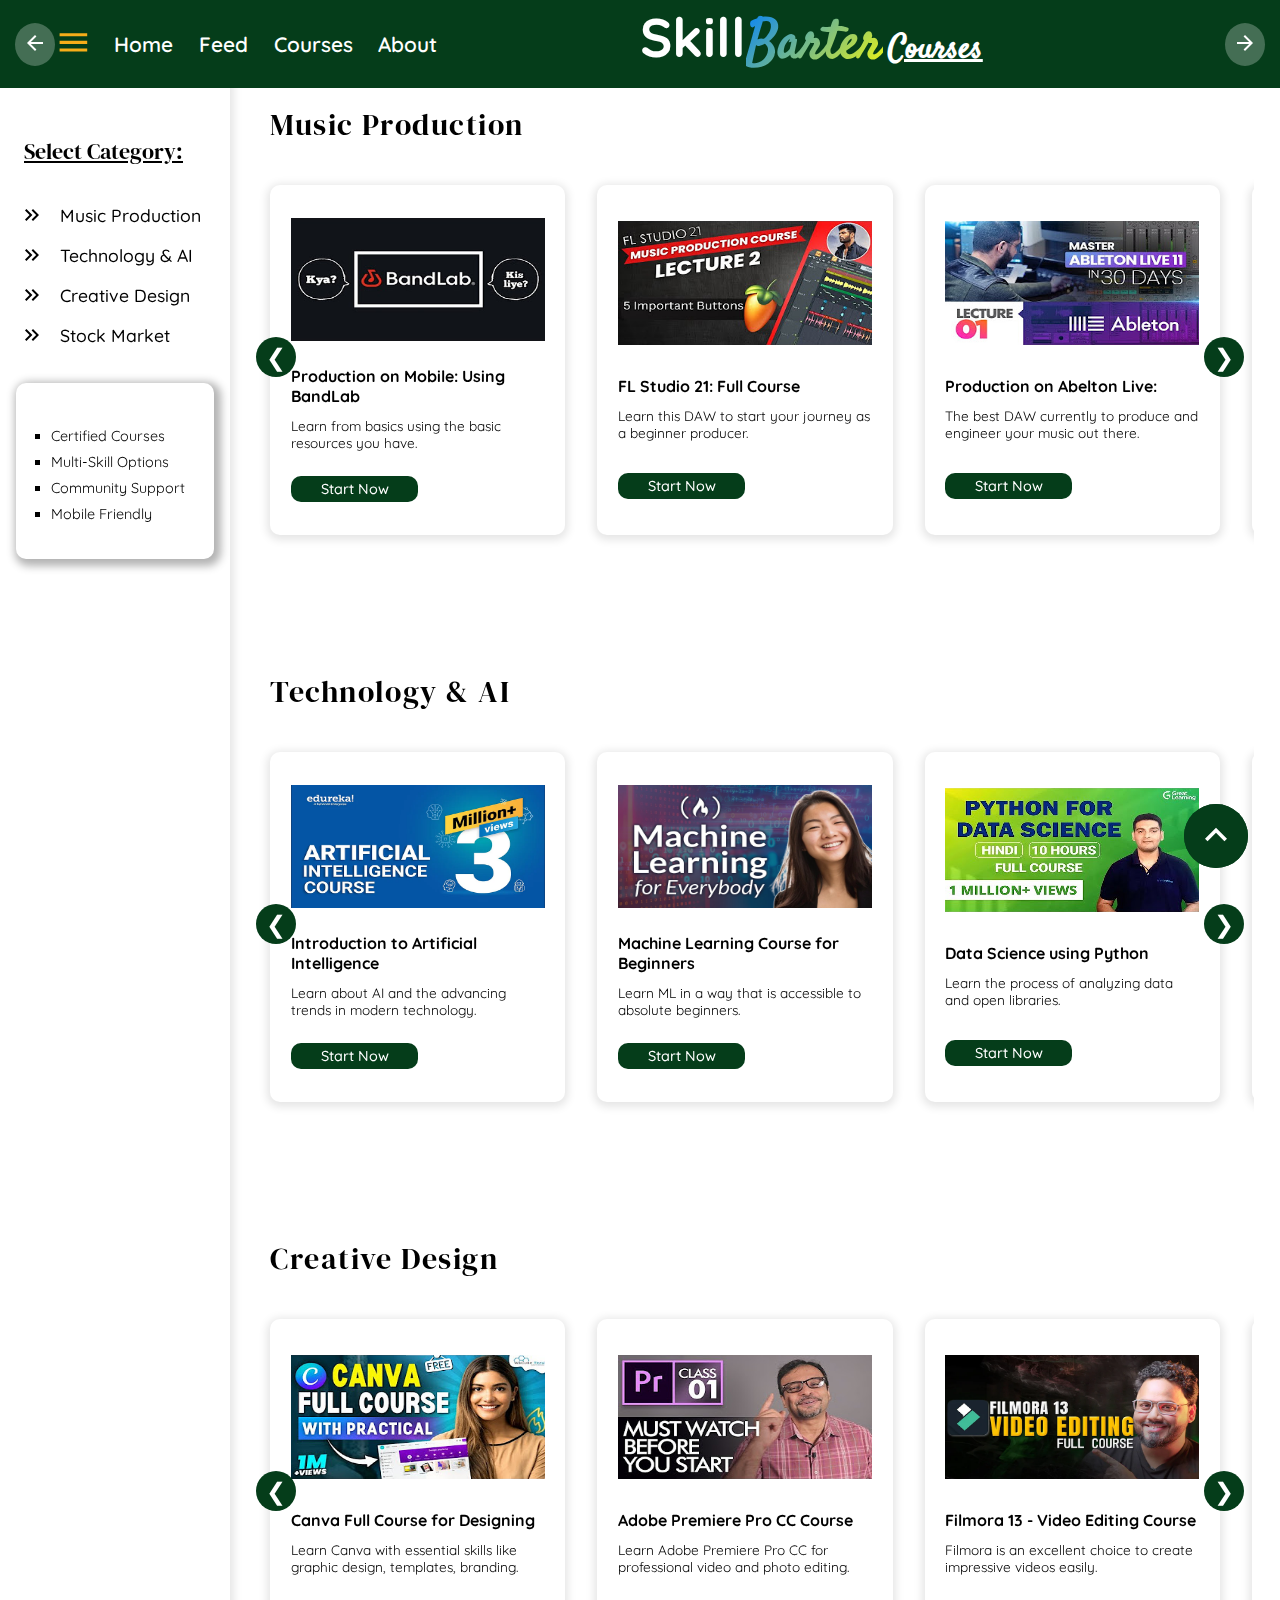
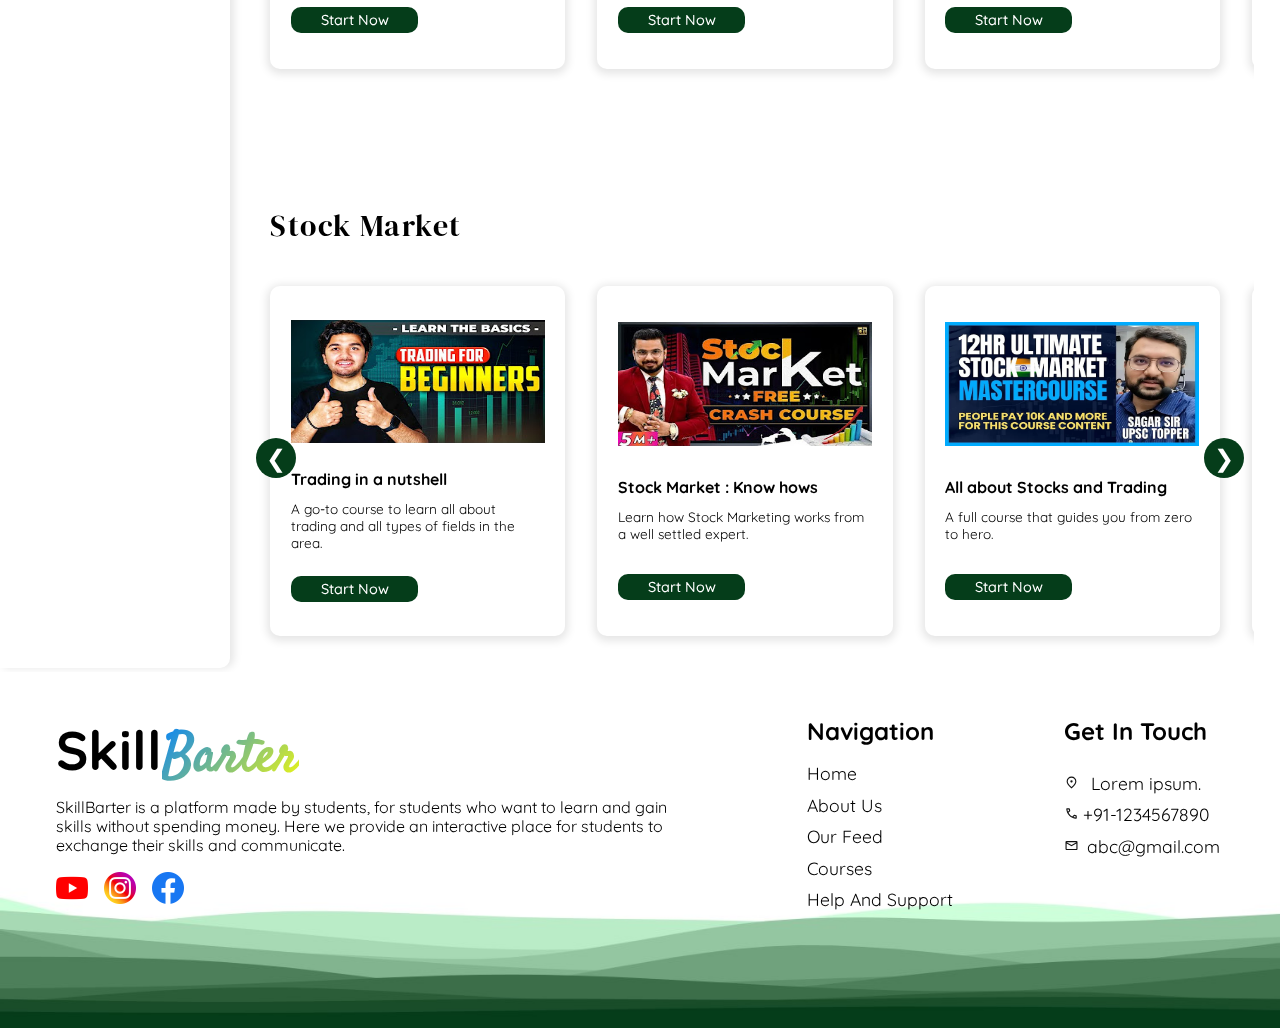
<file: Courses/courses.html>
<!DOCTYPE html>
<html lang="en">

<head>
    <meta charset="UTF-8">
    <meta name="viewport" content="width=device-width, initial-scale=1.0">
    <link rel="stylesheet" href="courses.css">
    <link rel="shortcut icon" href="../Assets/Fav_icon.png" type="image/x-icon">
    <title>Courses</title>
</head>
<script>
    function openSidebar() {
        document.querySelector(".sidebar").style.display = 'block';
    }
    function closeSidebar() {
        document.querySelector(".sidebar").style.animation = "close-sidebar 0.3s ease-in reverse";
        document.querySelector(".sidebar").style.display = 'none';
    }
    function openProfile(key) {
        if (key == 'form') {
            document.querySelector(".form-popup").style.display = 'block';
        }
        else {
            document.querySelector(".info-" + key).style.display = 'block';
        }
    }
    function closeProfile(key) {
        if (key == 'form') {
            document.querySelector(".form-popup").style.display = 'none';
        } else if (key == 'login') {
            document.querySelector(".login-pop").style.display = 'none';
        }
        else {
            document.querySelector(".info-" + key).style.display = 'none';
        }
    }
</script>

<body>
    <div class="container">
        <nav id="nav">
            <button class=" navigation-btn back-btn" onclick="window.history.back();"><svg xmlns="http://www.w3.org/2000/svg" height="24px" viewBox="0 -960 960 960" width="24px" fill="#fff"><path d="m313-440 224 224-57 56-320-320 320-320 57 56-224 224h487v80H313Z"/></svg></button>
            <button class="hamburger" onclick="openSidebar()"><svg xmlns="http://www.w3.org/2000/svg" height="2.3rem"
                viewBox="0 -960 960 960" width="2.3rem" fill="#f7ad19">
                <path d="M120-240v-80h720v80H120Zm0-200v-80h720v80H120Zm0-200v-80h720v80H120Z" />
            </svg>
            </button>
            <ul class="left-items">
                <li class="other1"><a href="../index.php">Home</a></li>
                <li class="other1"><a href="../Service/service.php">Feed</a></li>
                <li class="other"><a href="../Courses/courses.html">Courses</a></li>
                <li class="other"><a href="../About/about.html">About </a></li>
            </ul>
            <div class="center">
                <h1>Skill<span>Barter</span><span id="feed">Courses</span></h1>
            </div>
            <button class="navigation-btn close-btn" onclick="window.history.forward();"><svg xmlns="http://www.w3.org/2000/svg" height="24px" viewBox="0 -960 960 960" width="24px" fill="#fff"><path d="M647-440H160v-80h487L423-744l57-56 320 320-320 320-57-56 224-224Z"/></svg></button>
        </nav>
        <div class="buttom-top">
            <button class="up-btn" onclick="scrollToTop()">
                <svg xmlns="http://www.w3.org/2000/svg" height="44px" viewBox="0 -960 960 960" width="44px" fill="#fff">
                    <path d="M480-528 296-344l-56-56 240-240 240 240-56 56-184-184Z" />
                </svg>
            </button>
        </div>
        <div class="sidebar">
            <div class="sidebar-header">
                <div class="center">
                    <h1>Skill<span>Barter</span></h1>
                </div>
                <button onclick="closeSidebar()">
                    <svg xmlns="http://www.w3.org/2000/svg" height="30px" viewBox="0 -960 960 960" width="30px"
                        fill="#ffffff">
                        <path
                            d="m256-200-56-56 224-224-224-224 56-56 224 224 224-224 56 56-224 224 224 224-56 56-224-224-224 224Z" />
                    </svg>
                </button>
            </div>
            <div class="sidebar-links">
                <ul>
                    <li>
                        <svg xmlns="http://www.w3.org/2000/svg" height="20px" viewBox="0 -960 960 960" width="20px"
                            fill="#ffffff">
                            <path
                                d="M264-216h96v-240h240v240h96v-348L480-726 264-564v348Zm-72 72v-456l288-216 288 216v456H528v-240h-96v240H192Zm288-327Z" />
                        </svg><a href="../index.php">Home</a></li>
                    <li>
                        <svg xmlns="http://www.w3.org/2000/svg" height="20px" viewBox="0 -960 960 960" width="20px"
                            fill="#ffffff">
                            <path
                                d="M384-480q-60 0-102-42t-42-102q0-60 42-102t102-42q60 0 102 42t42 102q0 60-42 102t-102 42ZM96-192v-92q0-26 12.5-47.5T143-366q55-32 116-49t125-17q11 0 20.5.5T425-430q-7 17-10.5 35t-5.5 36l-25-1q-54 0-106 14t-99 42q-4.95 2.94-7.98 8.24Q168-290.47 168-284v20h251q4.85 18.63 12.92 36.81Q440-209 451-192H96Zm543 48-12-56q-14-5-26.5-12T577-228l-55 17-32-55 41-40q-4-14-3.5-29t3.5-29l-41-39 32-56 54 16q11-10 24-17.5t27-11.5l13-56h64l13 56q14 5 27 12t24 17l54-15 32 55-40 38q2 15 2 30.05 0 15.06-3 28.95l41 39-32 55-55-16q-11 9-23.5 16.5T717-200l-14 56h-64Zm33.21-120Q702-264 723-285.21t21-51Q744-366 722.79-387t-51-21Q642-408 621-386.79t-21 51Q600-306 621.21-285t51 21Zm-288-288Q414-552 435-573.21t21-51Q456-654 434.79-675t-51-21Q354-696 333-674.79t-21 51Q312-594 333.21-573t51 21Zm-.21-72Zm35 360Z" />
                        </svg><a href="../Service/service.php">Feed</a>
                    </li>
                    <li>
                        <svg xmlns="http://www.w3.org/2000/svg" height="20px" viewBox="0 -960 960 960" width="20px"
                            fill="#ffffff">
                            <path
                                d="M264-96v-175q-57-48-88.5-115.57T144-529q0-139.58 98.29-237.29Q340.58-864 481-864q109 0 196 58.5T792-653l66 223q5 17.48-5.5 31.74Q842-384 824-384h-56v120q0 29.7-21.15 50.85Q725.7-192 696-192h-96v96h-72v-168h168v-192h80l-52-173q-22-72-89.5-117.5T481-792q-111 0-188 76.63T216-529q0 58.93 25 111.96Q266-364 311-326l25 22v208h-72Zm232-348Zm-16 108q17 0 27.5-11.1 10.5-11.09 10.5-27.5 0-16.4-10.5-27.4T480-413q-17 0-27.5 10.92Q442-391.15 442-375q0 16.58 10.5 27.79T480-336Zm-29-122h58q0-30 7-45.5t30-35.5q23-21 34-40.5t11-42.5q0-41.16-32-69.58T482-720q-39 0-69.5 21.5T370-640l52 22q6.67-21.1 23.35-34.05Q462.02-665 482.04-665q20.96 0 35.46 13.5T532-618q0 20-14.5 34.5T488-555q-22 21-29.5 40.5T451-458Z" />
                        </svg><a href="../About/about.html">About Us</a>
                    </li>
                    <li>
                        <svg xmlns="http://www.w3.org/2000/svg" height="24px" viewBox="0 -960 960 960" width="24px" fill="#fff"><path d="M560-564v-68q33-14 67.5-21t72.5-7q26 0 51 4t49 10v64q-24-9-48.5-13.5T700-600q-38 0-73 9.5T560-564Zm0 220v-68q33-14 67.5-21t72.5-7q26 0 51 4t49 10v64q-24-9-48.5-13.5T700-380q-38 0-73 9t-67 27Zm0-110v-68q33-14 67.5-21t72.5-7q26 0 51 4t49 10v64q-24-9-48.5-13.5T700-490q-38 0-73 9.5T560-454ZM260-320q47 0 91.5 10.5T440-278v-394q-41-24-87-36t-93-12q-36 0-71.5 7T120-692v396q35-12 69.5-18t70.5-6Zm260 42q44-21 88.5-31.5T700-320q36 0 70.5 6t69.5 18v-396q-33-14-68.5-21t-71.5-7q-47 0-93 12t-87 36v394Zm-40 118q-48-38-104-59t-116-21q-42 0-82.5 11T100-198q-21 11-40.5-1T40-234v-482q0-11 5.5-21T62-752q46-24 96-36t102-12q58 0 113.5 15T480-740q51-30 106.5-45T700-800q52 0 102 12t96 36q11 5 16.5 15t5.5 21v482q0 23-19.5 35t-40.5 1q-37-20-77.5-31T700-240q-60 0-116 21t-104 59ZM280-494Z"/></svg>
                        <a href="../Courses/courses.html">Courses</a>
                    </li>
                    <li>
                        <svg xmlns="http://www.w3.org/2000/svg" height="20px" viewBox="0 -960 960 960" width="20px"
                            fill="#ffffff">
                            <path
                                d="M96-192v-92q0-26 12.5-47.5T143-366q54-32 115-49t126-17q23 0 46.5 3t49.5 9l-61 62q-15-2-22-2h-13q-53 0-105 14t-100 42q-4.95 2.94-7.98 8.24Q168-290.47 168-284v20h286l71 72H96Zm530 0L491-328l50-51 85 85 187-186 51 50-238 238ZM384-480q-60 0-102-42t-42-102q0-60 42-102t102-42q60 0 102 42t42 102q0 60-42 102t-102 42Zm70 216Zm-69.79-288Q414-552 435-573.21t21-51Q456-654 434.79-675t-51-21Q354-696 333-674.79t-21 51Q312-594 333.21-573t51 21Zm-.21-72Z" />
                        </svg><a href="../Register/register.html">Register</a>
                    </li>
                    <div
                        style="border: 1px solid rgb(190, 190, 190); height: 1px; width: 100%; margin: 1rem 0;">
                    </div>
                    <li>
                        <svg xmlns="http://www.w3.org/2000/svg" height="20px" viewBox="0 -960 960 960" width="20px"
                        fill="#ffffff">
                        <path
                            d="M480-216q48.67 0 83.34-35Q598-286 600-336v-192q2-50-33.5-85t-86-35q-50.5 0-85 35T360-528v192q-1 50 34 85t86 35Zm-72-120h144v-72H408v72Zm0-120h144v-72H408v72Zm72 26Zm0 286q-60 0-109-32.5T302-264H192v-72h96v-60h-96v-72h96v-60h-96v-72h110q8-26 25.8-47.09Q345.6-668.18 369-684l-81-81 51-51 101 100q19.86-5 40.43-5t40.57 5l100-100 51 51-81 81q23 16 40 37t27 47h110v72h-96v60h96v72h-96v60h96v72H658q-20 55-69 87.5T480-144Z" />
                    </svg><a href="../HelpAndSupport/support.html">Help and Support</a>
                    </li>
                    
                    <li>
                        <svg xmlns="http://www.w3.org/2000/svg" style="display: inline;" height="20px"
                            viewBox="0 -960 960 960" width="20px" fill="#ffffff">
                            <path
                                d="M765-144 526-383q-30 22-65.79 34.5-35.79 12.5-76.18 12.5Q284-336 214-406t-70-170q0-100 70-170t170-70q100 0 170 70t70 170.03q0 40.39-12.5 76.18Q599-464 577-434l239 239-51 51ZM384-408q70 0 119-49t49-119q0-70-49-119t-119-49q-70 0-119 49t-49 119q0 70 49 119t119 49Z" />
                        </svg>
                        <input type="search" name="search" id="search" placeholder="Search" style="width: 100%;">
                    </li>
                    <div
                        style="border: 1px solid rgb(190, 190, 190); height: 1px; width: 100%; margin: 1rem 0;">
                    </div>
                    <li style="display: flex; color: rgb(72, 71, 71); ">
                        <svg xmlns="http://www.w3.org/2000/svg" height="20px" viewBox="0 -960 960 960" width="20px"
                            fill="#fff">
                            <path
                                d="M216-144q-29.7 0-50.85-21.15Q144-186.3 144-216v-528q0-29.7 21.15-50.85Q186.3-816 216-816h264v72H216v528h264v72H216Zm432-168-51-51 81-81H384v-72h294l-81-81 51-51 168 168-168 168Z" />
                        </svg><a href="#">
                            Logout</a>
                    </li>
                </ul>
                <div class="sidebar-anchor">
                    <p>&copy;Skill Exchange.INC</p>
                    <a href="#">About</a>
                    <a href="#">Terms</a>
                    <a href="#">Privacy</a>
                    <a href="#">Security</a>
                    <a href="#">Status</a>
                    <a href="#">Blogs</a>
                </div>
            </div>
        </div>
        <div class="form-container">
            <div class="login-popup" id="form-popup">

                <button onclick="document.querySelector('.form-container').style.display='none'"><svg
                        xmlns="http://www.w3.org/2000/svg" height="30px" viewBox="0 -960 960 960" width="30px"
                        fill="#000000">
                        <path
                            d="m256-200-56-56 224-224-224-224 56-56 224 224 224-224 56 56-224 224 224 224-56 56-224-224-224 224Z" />
                    </svg>
                </button>
                <form action="/" class="form" method="post">
                    <center>
                        <h2>Login or Sign up</h2>
                    </center>

                    <input type="email" name="Email" id="email" placeholder="Email*" required>
                    <input type="password" name="password" id="password" placeholder="Password*" required>
                    <a>Forgot password?</a>
                    <button>Login</button>
                </form>
                <p>New to Website?
                    <a class="create-account" href="./Register/register.html"
                        onclick=" document.querySelector('.form-container').style.display='none'">Create
                        New Account</a>
                </p>
            </div>
        </div>
        <div class="filter-course-container">
            <div class="filter-container">
                <div class="filter-checkbox">
                        <h2>Select Category:</h2>
                    <div class="checkbox">
                        <a href="#slider1">
                            <svg xmlns="http://www.w3.org/2000/svg" height="24px" viewBox="0 -960 960 960" width="24px" fill="#000"><path d="M383-480 200-664l56-56 240 240-240 240-56-56 183-184Zm264 0L464-664l56-56 240 240-240 240-56-56 183-184Z"/></svg>
                            Music Production
                        </a>
                        <a href="#slider2">
                            <svg xmlns="http://www.w3.org/2000/svg" height="24px" viewBox="0 -960 960 960" width="24px" fill="#000"><path d="M383-480 200-664l56-56 240 240-240 240-56-56 183-184Zm264 0L464-664l56-56 240 240-240 240-56-56 183-184Z"/></svg>
                            Technology & AI 
                        </a>
                        <a href="#slider3">
                            <svg xmlns="http://www.w3.org/2000/svg" height="24px" viewBox="0 -960 960 960" width="24px" fill="#000"><path d="M383-480 200-664l56-56 240 240-240 240-56-56 183-184Zm264 0L464-664l56-56 240 240-240 240-56-56 183-184Z"/></svg>
                            Creative Design
                        </a>
                        <a href="#slider4">
                            <svg xmlns="http://www.w3.org/2000/svg" height="24px" viewBox="0 -960 960 960" width="24px" fill="#000"><path d="M383-480 200-664l56-56 240 240-240 240-56-56 183-184Zm264 0L464-664l56-56 240 240-240 240-56-56 183-184Z"/></svg>
                        </svg>
                            Stock Market
                    </a>
                    </div>

                    <div class="quote">
                        <ul>
                            <li>Certified Courses</li>
                            <li>Multi-Skill Options</li>
                            <li>Community Support</li>
                            <li>Mobile Friendly</li>
                        </ul>
                    </div>
                </div>
            </div>
            <div class="course-container"><!-- contains all slider -->

                <div id="slider1" class="service-container">
                    <button class="slider-btn prev-btn">&#10094;</button>
                    <div class="slider-wrapper" id="slider1">
                        <h1>Music Production</h1>
                        <div class="slider">
                            <div class="card">
                                <img src="C1.jpg" alt="Course image">
                                <div class="card-heading">
                                <h4>Production on Mobile: Using BandLab</h4> 
                                <p>
                                Learn from basics using the basic resources you have.</p>
                                </div>
                                <a href="https://youtube.com/playlist?list=PLGLUTi2Lfc4lqeGrR7x2sTZRNhOxlHe56&si=2gEXRH67EXXNNyeE" target="_blank">Start Now</a>
                            </div>
                            <div class="card">
                                <img src="c2.jpg" alt="Course image">
                                <div class="card-heading">
                                <h4>FL Studio 21: Full Course</h4> 
                                <p>Learn this DAW to start your journey as a beginner producer.</p>
                                </div>
                                <a href="https://youtube.com/playlist?list=PLcl2Ut3Wtnhs2boCNnrEXda_8XNr-1vJ1&si=ahVUb9IMCdegs5Qn" target="_blank">Start Now</a>
                            </div>
                            <div class="card">
                                <img src="c3.jpg" alt="Course image">
                                <div class="card-heading">
                                <h4>Production on Abelton Live:</h4> 
                                <p>The best DAW currently to produce and engineer your music out there.</p>
                                </div>
                                <a href="https://youtube.com/playlist?list=PLHx_prsTULIgBFCxCXGHpZ1C18WNcdWzJ&si=U8H6vHdlpzG8d8zB" target="_blank">Start Now</a>
                            </div>
                            <div class="card">
                                <img src="c4.jpg" alt="Course image">
                                <div class="card-heading">
                                <h4>GarageBand for iOS:</h4> 
                                <p>A full course on production using your iOS device.</p>
                                </div>
                                <a href="https://youtube.com/playlist?list=PLAfO6q4HOv5nJmy8KtFMMkU7S1MaXq1Iu&si=_J7QuuvLg2bduJhV" target="_blank">Start Now</a>
                            </div>
                            <div class="card">
                                <img src="c5.jpg" alt="Course image">
                                <div class="card-heading">
                                <h4>Logic Pro for Intermediate Producers:</h4> 
                                <p>Learn production on a professional DAW made for MAC.</p>
                                </div>
                                <a href="https://youtube.com/playlist?list=PLcl2Ut3WtnhtdN5tNCAzpyy6cAaCM4wcU&si=Xp32vyQGcSBDcXIC" target="_blank">Start Now</a>
                            </div>
                        </div>
                    </div>
                    <button class="slider-btn next-btn">&#10095;</button>
                </div>
                <div id="slider2" class="service-container">
                    <button class="slider-btn prev-btn">&#10094;</button>
                    <div class="slider-wrapper">
                        <h1>Technology &  AI</h1>
                        <div class="slider">
                            <div class="card">
                                <img src="c11.webp" alt="Course image">
                                <div class="card-heading">
                                    <h4>Introduction to Artificial Intelligence</h4> 
                                    <p>
                                    Learn about AI and the advancing trends in modern technology.</p>
                                    </div>
                                <a href="https://youtu.be/JMUxmLyrhSk?si=fo2LAguGQxuHM2lw" target="_blank">Start Now</a>
                            </div>
                            <div class="card">
                                <img src="c12.jpg" alt="Course image">
                                <div class="card-heading">
                                    <h4>Machine Learning Course for Beginners</h4> 
                                    <p>
                                    Learn ML in a way that is accessible to absolute beginners.</p>
                                    </div>
                                <a href="https://youtu.be/i_LwzRVP7bg?si=fvmRdao5Fo8cIneH" target="_blank">Start Now</a>
                            </div>
                            <div class="card">
                                <img src="c13.jpg" alt="Course image">
                                <div class="card-heading">
                                    <h4>Data Science using Python</h4> 
                                    <p>
                                    Learn the process of analyzing data and open libraries.</p>
                                    </div>
                                <a href="https://youtu.be/JDcZBzb46ts?si=8JGR7WpGtw0mW41P" target="_blank">Start Now</a>
                            </div>
                            <div class="card">
                                <img src="c14.jpg" alt="Course image">
                                <div class="card-heading">
                                    <h4>JavaScript Full Course</h4> 
                                    <p>
                                    Learn JavaScript for free and make projects to reflect in your resume.</p>
                                    </div>
                                <a href="https://www.youtube.com/playlist?list=PLu0W_9lII9ahR1blWXxgSlL4y9iQBnLpR" target="_blank">Start Now</a>
                            </div>
                            <div class="card">
                                <img src="c15.webp" alt="Course image">
                                <div class="card-heading">
                                    <h4>React Full Course</h4> 
                                    <p>
                                    Enhance your experience in Front-end technologies.</p>
                                    </div>
                                <a href="https://youtu.be/CgkZ7MvWUAA?si=yg97vsf84QlKwUAq">Start Now</a>
                            </div>
                        </div>
                    </div>
                    <button class="slider-btn next-btn">&#10095;</button>
                </div>
                <div id="slider3" class="service-container">
                    <button class="slider-btn prev-btn">&#10094;</button>
                    <div class="slider-wrapper">
                        <h1>Creative Design</h1>
                        <div class="slider">
                            <div class="card">
                                <img src="c21.jpg" alt="Course image">
                                <div class="card-heading">
                                    <h4>Canva Full Course for Designing</h4> 
                                    <p>
                                    Learn Canva with essential skills like graphic design, templates, branding.</p>
                                    </div>
                                <a href="https://youtube.com/playlist?list=PLjVLYmrlmjGcvBiUmkBQ5isfnBufjnAu3&si=GLBvGPHEvbTN0Ee9" target="_blank">Start Now</a>
                            </div>
                            <div class="card">
                                <img src="c22.jpg" alt="Course image">
                                <div class="card-heading">
                                    <h4>Adobe Premiere Pro CC Course</h4> 
                                    <p>
                                    Learn Adobe Premiere Pro CC for professional video and photo editing.</p>
                                    </div>
                                <a href="https://youtube.com/playlist?list=PLW-zSkCnZ-gABGZU8--ISUauyewG40Yex&si=5BHaFmlETgZkKG8U" target="_blank">Start Now</a>
                            </div>
                            <div class="card">
                                <img src="c23.webp" alt="Course image">
                                <div class="card-heading">
                                    <h4>Filmora 13 - Video Editing Course</h4> 
                                    <p>
                                    Filmora is an excellent choice to create impressive videos easily.</p>
                                    </div>
                                <a href="https://youtu.be/SR1Ae6b4iFE?si=IW6o0p6IroVlJhtn" target="_blank">Start Now</a>
                            </div>
                            <div class="card">
                                <img src="c24.jpg" alt="Course image">
                                <div class="card-heading">
                                    <h4>Web Design Course 2024</h4> 
                                    <p>
                                    Learn everything you need to create a beautiful, fully functional custom website.</p>
                                    </div>
                                <a href="https://youtube.com/playlist?list=PLXC_gcsKLD6n7p6tHPBxsKjN5hA_quaPI&si=Qo7ZlLITtlIPaU5O" target="_blank">Start Now</a>
                            </div>
                            <div class="card">
                                <img src="c25.webp" alt="Course image">
                                <div class="card-heading">
                                    <h4>Figma Designing Course for beginners</h4> 
                                    <p>
                                    Complete UI design from scratch using Figma software.</p>
                                    </div>
                                <a href="https://youtu.be/UjPpvf4TNLI?si=IkTcywL9jbbyC8kt" target="_blank">Start Now</a>
                            </div>
                        </div>
                    </div>
                    <button class="slider-btn next-btn">&#10095;</button>
                </div>
                <div id="slider4" class="service-container">
                    <button class="slider-btn prev-btn">&#10094;</button>
                    <div class="slider-wrapper">
                        <h1>Stock Market</h1>
                        <div class="slider">
                            <div class="card">
                                <img src="c31.jpg" alt="Course image">
                                <div class="card-heading">
                                    <h4>Trading in a nutshell</h4> 
                                    <p>
                                    A go-to course to learn all about trading and all types of fields in the area.</p>
                                    </div>
                                <a href="https://youtube.com/playlist?list=PLUdQCKiwDOKc3b2bCDzgd96-xRTrrRTDL&si=b4UL8hCs3GTUZa3s" target="_blank">Start Now</a>
                            </div>
                            <div class="card">
                                <img src="c32.jpg" alt="Course image">
                                <div class="card-heading">
                                    <h4>Stock Market : Know hows</h4> 
                                    <p>
                                    Learn how Stock Marketing works from a well settled expert.</p>
                                    </div>
                                <a href="https://youtube.com/playlist?list=PLxNHpNhDaEFJsuzKNrMbr_SESDCCLmSu4&si=uhXAVNjSMTGXVSOi" target="_blank">Start Now</a>
                            </div>
                            <div class="card">
                                <img src="c33.webp" alt="Course image">
                                <div class="card-heading">
                                    <h4>All about Stocks and Trading</h4> 
                                    <p>
                                    A full course that guides you from zero to hero.</p>
                                    </div>
                                <a href="https://youtu.be/Y3kzzE9Elns?si=slFZ8pHf3kK40hj0" target="_blank">Start Now</a>
                            </div>
                            <div class="card">
                                <img src="c34.webp" alt="Course image">
                                <div class="card-heading">
                                    <h4>Introduction to Share Market</h4> 
                                    <p>
                                    A basic course about share market for knowledge as well as income.</p>
                                    </div>
                                <a href="https://youtu.be/aSbbKvnm6gE?si=D1Dts41-Ag7t9tlv" target="_blank">Start Now</a>
                            </div>
                            <div class="card">
                                <img src="c35.jpg" alt="Course image">
                                <div class="card-heading">
                                    <h4>Mutual Fund Analysis for Investing</h4> 
                                    <p>
                                    Learn an important skill of investing and saving money for future.</p>
                                    </div>
                                <a href="https://youtube.com/playlist?list=PL3uUjzLk6Puky6IlCLShDJK4nSFYII5Xx&si=Ud5A3iVVbj49G8If" target="_blank">Start Now</a>
                            </div>
                            
                        </div>
                    </div>
                    <button class="slider-btn next-btn">&#10095;</button>
                </div>
            </div>
        </div>
        <footer>
            <div class="footer-container" id="footer">
                <div class="section">
                    <div class="center">
                        <h1>Skill<span>Barter</span></h1>
                    </div>
                    <p class="footer-text">SkillBarter is a platform made by students, for students who want to learn
                        and
                        gain skills without spending money. Here we provide an interactive place for students to
                        exchange
                        their skills and communicate.</p>
                    <div class="all-socials">
                        <img class="social-icons" src="../Assets/youtube.png" alt="">
                        <img class="social-icons" src="../Assets/social.png" alt="">
                        <img class="social-icons" src="../Assets/facebook.png" alt="">
                    </div>
                </div>
                <div class="section">
                    <h2>Navigation</h2>
                    <ul>
                        <li><a href="../index.php">Home</a></li>
                        <li><a href="../About/about.html">About Us</a></li>
                        <li><a href="../Service/service.php">Our Feed</a></li>
                        <li><a href="#">Courses</a></li>
                        <li><a href="../HelpAndSupport/support.html">Help And Support</a></li>
                    </ul>
                </div>
                <div class="section">
                    <h2>Get In Touch</h2>
                    <pre><svg xmlns="http://www.w3.org/2000/svg" height="15px" viewBox="0 -960 960 960" width="15px" fill="#111  "><path d="M480.21-480Q510-480 531-501.21t21-51Q552-582 530.79-603t-51-21Q450-624 429-602.79t-21 51Q408-522 429.21-501t51 21ZM480-191q119-107 179.5-197T720-549q0-105-68.5-174T480-792q-103 0-171.5 69T240-549q0 71 60.5 161T480-191Zm0 95Q323.03-227.11 245.51-339.55 168-452 168-549q0-134 89-224.5T479.5-864q133.5 0 223 90.5T792-549q0 97-77 209T480-96Zm0-456Z"/></svg>   <span class="foot-dets">Lorem ipsum.</span></pre>
                    <pre><svg xmlns="http://www.w3.org/2000/svg" height="15px" viewBox="0 -960 960 960" width="15px" fill="#111  "><path d="M763-145q-121-9-229.5-59.5T339-341q-86-86-135.5-194T144-764q-2-21 12.29-36.5Q170.57-816 192-816h136q17 0 29.5 10.5T374-779l24 106q2 13-1.5 25T385-628l-97 98q20 38 46 73t57.97 65.98Q422-361 456-335.5q34 25.5 72 45.5l99-96q8-8 20-11.5t25-1.5l107 23q17 5 27 17.5t10 29.5v136q0 21.43-16 35.71Q784-143 763-145ZM255-600l70-70-17.16-74H218q5 38 14 73.5t23 70.5Zm344 344q35.1 14.24 71.55 22.62Q707-225 744-220v-90l-75-16-70 70ZM255-600Zm344 344Z"/></svg> <span class="foot-dets">+91-1234567890</span> </pre>

                    <pre><svg xmlns="http://www.w3.org/2000/svg" height="15px" viewBox="0 -960 960 960" width="15px" fill="#111  "><path d="M168-192q-29.7 0-50.85-21.16Q96-234.32 96-264.04v-432.24Q96-726 117.15-747T168-768h624q29.7 0 50.85 21.16Q864-725.68 864-695.96v432.24Q864-234 842.85-213T792-192H168Zm312-240L168-611v347h624v-347L480-432Zm0-85 312-179H168l312 179Zm-312-94v-85 432-347Z"/></svg>  <span class="foot-dets">abc@gmail.com</span> </pre>

                    </pre>
                </div>
            </div>
        </footer>
        <script src="../Service/service.js"></script>
    </div>
</body>

</html>
</file>
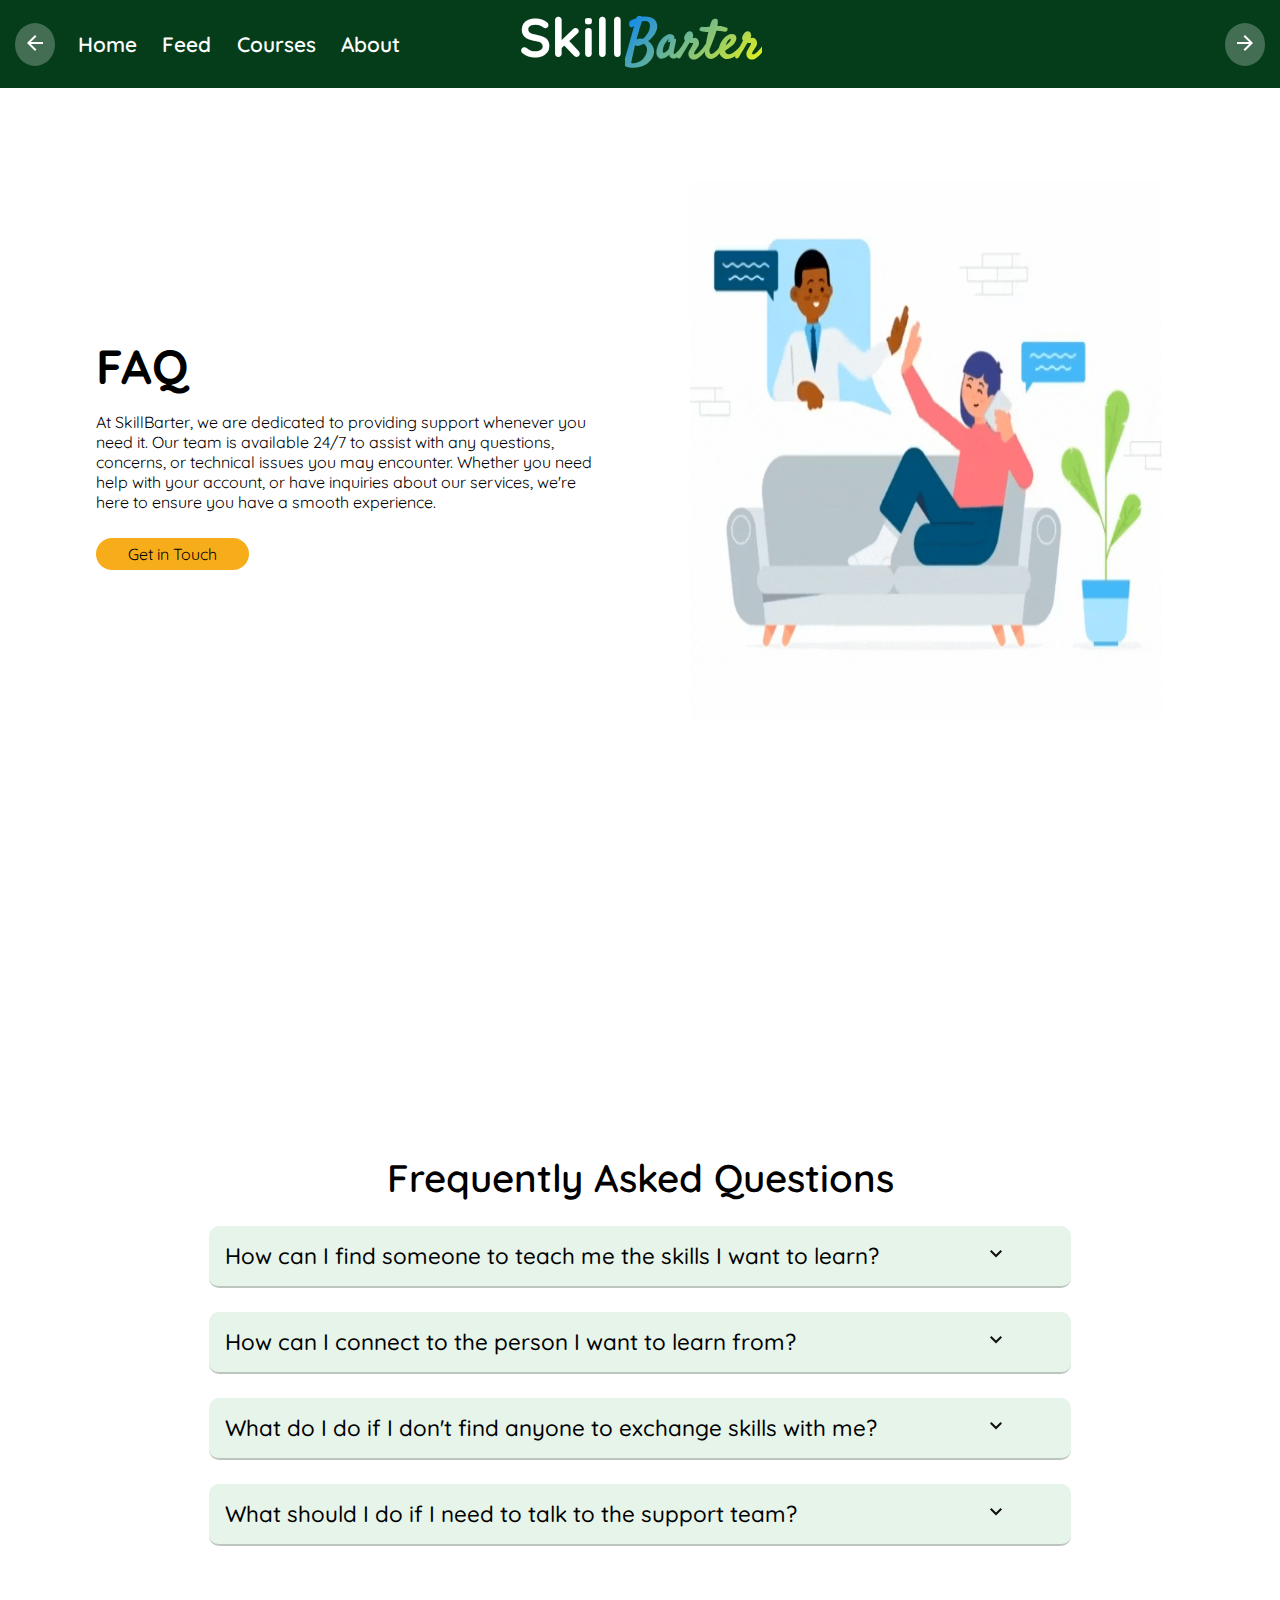
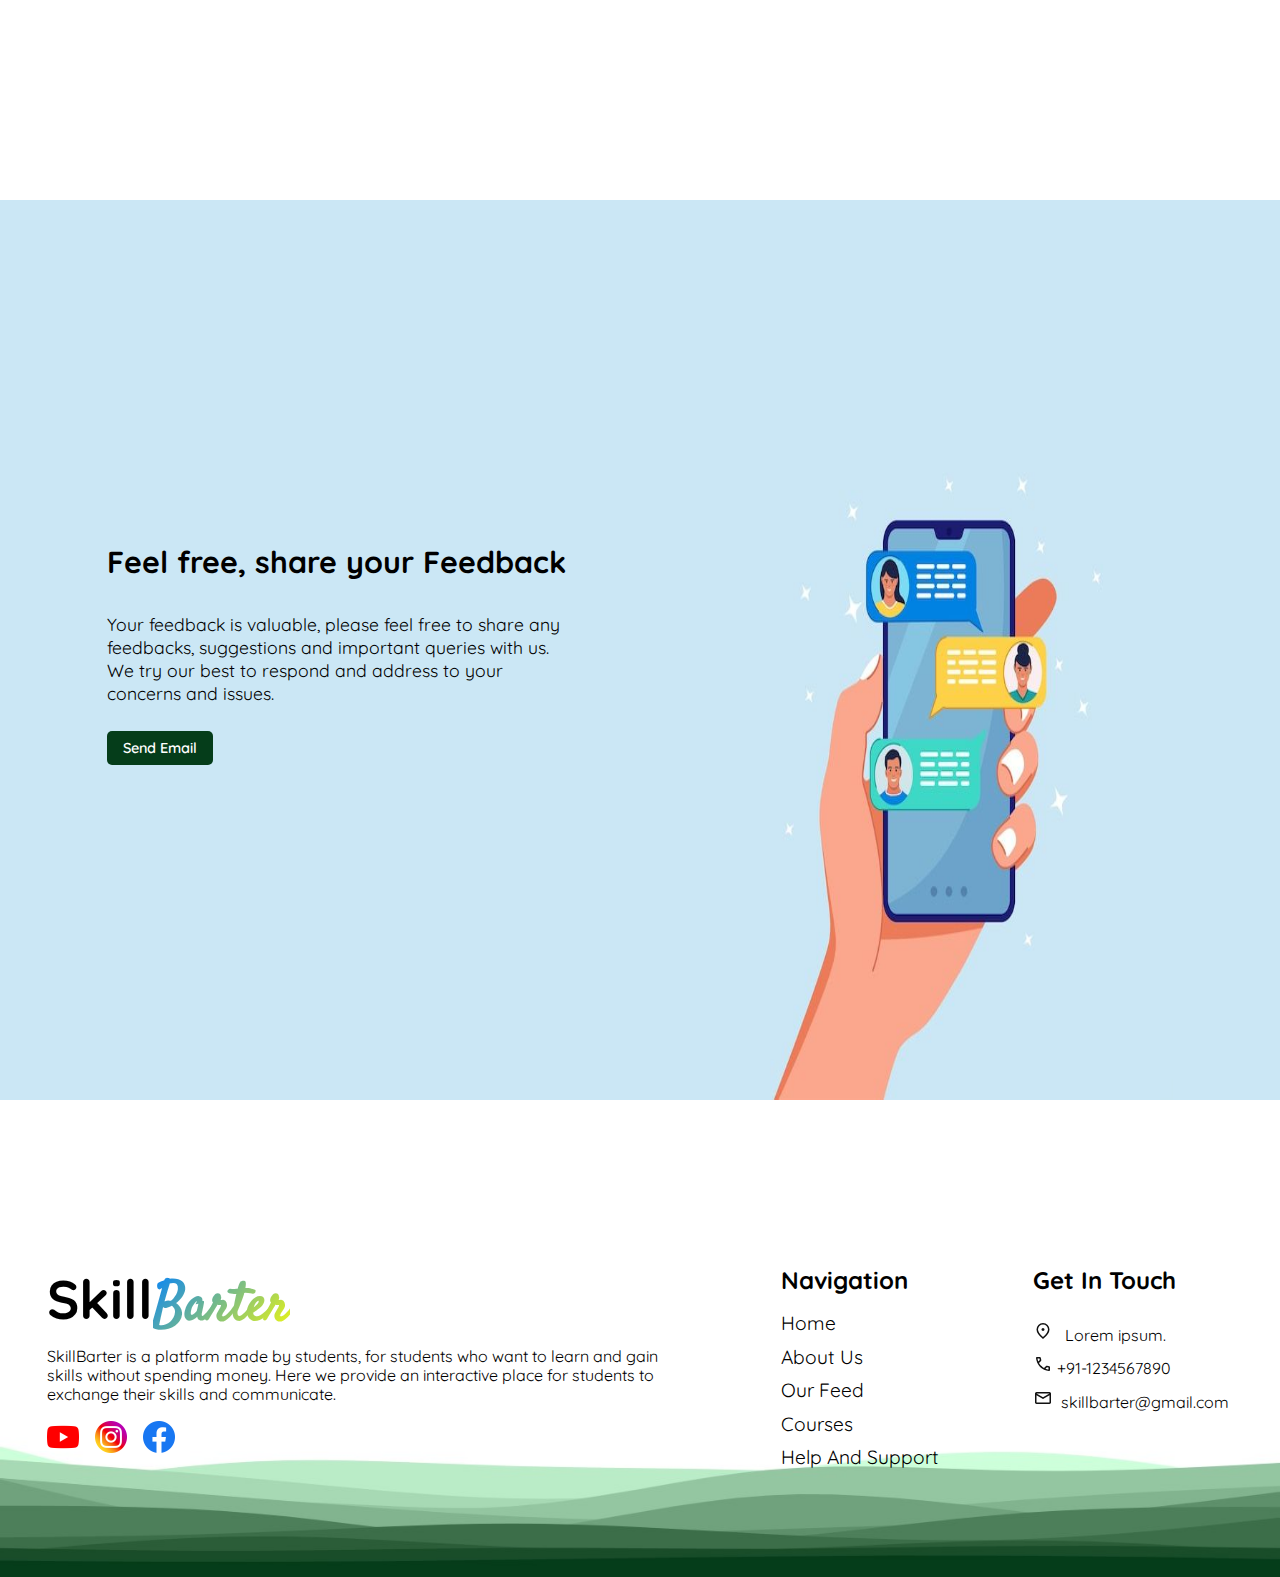
<file: HelpAndSupport/support.html>
<!DOCTYPE html>
<html lang="en">

<head>
    <meta charset="UTF-8">
    <meta name="viewport" content="width=device-width, initial-scale=1.0">
    <link rel="stylesheet" href="support.css">
    <link rel="shortcut icon" href="../Assets/Fav_icon.png" type="image/x-icon">

    <title>Help & Support</title>
</head>

<body>
    <div class="wrapper">
        <nav id="nav">
            <button class=" navigation-btn back-btn" onclick="window.history.back();"><svg xmlns="http://www.w3.org/2000/svg" height="24px" viewBox="0 -960 960 960" width="24px" fill="#fff"><path d="m313-440 224 224-57 56-320-320 320-320 57 56-224 224h487v80H313Z"/></svg></button>
            <ul class="left-items">
                <li class="other"><a href="../index.php">Home</a></li>
                <li class="other"><a href="../Service/service.php">Feed</a></li>
                <li class="other"><a href="../Courses/courses.html">Courses</a></li>
                <li class="other"><a href="../About/about.html">About </a></li>
            </ul>
            <div class="center">
                <a href="../index.php" >
                    <h1>Skill<span>Barter</span></h1>
                </a>
            </div>
            <ul class="right-items">
                <li class="other"><a href="../Register/register.html" target="_blank"
                        onclick="openProfile('form')">Register</a></li>
                <button class="login-btn"
                    onclick="document.querySelector('.login-popup').style.display='block'">Login</button>
            </ul>
            <button class="navigation-btn close-btn" onclick="window.history.forward();"><svg xmlns="http://www.w3.org/2000/svg" height="24px" viewBox="0 -960 960 960" width="24px" fill="#fff"><path d="M647-440H160v-80h487L423-744l57-56 320 320-320 320-57-56 224-224Z"/></svg></button>
        </nav>
        <div class="hero-section" id="hero-section">
            <div class="content">
                <h1 class="hero-heading">FAQ</h1>
                <p class="hero-para">At SkillBarter, we are dedicated to providing support whenever you need it. Our team is available 24/7 to assist with any questions, concerns, or technical issues you may encounter. Whether you need help with your account, or have inquiries about our services, we're here to ensure you have a smooth experience. </p>
                <a href="#news-letter">Get in Touch</a>
            </div>
            <div class="image">
                <img src="../Assets/hero-section.gif" alt="hero section video">
            </div>
        </div>
        <section class="faq" id="faq">
            <h1>Frequently Asked Questions</h1>

            <div class="questions">
                <details>
                    <summary>How can I find someone to teach me the skills I want to learn?
                        <p><svg xmlns="http://www.w3.org/2000/svg" height="24px" viewBox="0 -960 960 960" width="24px"
                                fill="#111">
                                <path d="M480-344 240-584l56-56 184 184 184-184 56 56-240 240Z" />
                            </svg></p>

                    </summary>
                    <div class="summary-content">
                        You have to follow a simple registeration to sign-up on the website. Once you are all set, you can go to the Feed Page and browse posts to find the correct peer to learn and grow, you can also filter the posts by category. 
                    </div>
                </details>
            </div>
            <div class="questions">
                <details>
                    <summary>How can I connect to the person I want to learn from?
                        <p><svg xmlns="http://www.w3.org/2000/svg" height="24px" viewBox="0 -960 960 960" width="24px"
                                fill="#111">
                                <path d="M480-344 240-584l56-56 184 184 184-184 56 56-240 240Z" />
                            </svg></p>
                    </summary>
                    <div class="summary-content">
                        You can hover on the post you like and get the contact details provided by the person. Use those details to get in touch for the right means.
                    </div>
                </details>
            </div>
            <div class="questions">
                <details>
                    <summary>What do I do if I don't find anyone to exchange skills with me?
                        <p><svg xmlns="http://www.w3.org/2000/svg" height="24px" viewBox="0 -960 960 960" width="24px"
                                fill="#111">
                                <path d="M480-344 240-584l56-56 184 184 184-184 56 56-240 240Z" />
                            </svg></p>
                    </summary>
                    <div class="summary-content">
                        You can browse Courses provided by us which will not be expensive for you as a student, pretty affordable and full of knowledge. Also, you can still make a post so that other people, who might join after you, may find you appropriate.
                    </div>
                </details>
            </div>
            <div class="questions">
                <details>
                    <summary>What should I do if I need to talk to the support team?
                        <p><svg xmlns="http://www.w3.org/2000/svg" height="24px" viewBox="0 -960 960 960" width="24px"
                                fill="#111">
                                <path d="M480-344 240-584l56-56 184 184 184-184 56 56-240 240Z" />
                            </svg></p>
                    </summary>
                    <div class="summary-content">
                        Please feel free to get in touch, you can either drop an email to us at support@skillbarter.com or reach out to us through call at +91-9999988822.
                    </div>
                </details>
            </div>
        </section>
        <section class="news-letter" id="news-letter">
            <div class="news-content">
                <h3>Feel free, share your Feedback</h3>
                <p>Your feedback is valuable, please feel free to share any feedbacks, suggestions and important queries with us. We try our best to respond and address to your concerns and issues.</p>
                <div class="email-button">
                    <a href="https://mail.google.com/mail/?view=cm&fs=1&to=sigmamale2914@gmail.com" target="_blank">Send Email</a>
                </div>
            </div>
            <div class="news-image">
                <img src="../Assets/newsletter.jpg" alt="News Letter image">
            </div>
        </section>
        <footer>
            <div class="footer-container">
                <div class="section">
                    <div class="center">
                        <h1>Skill<span>Barter</span></h1>
                    </div>
                    <p class="footer-text">SkillBarter is a platform made by students, for students who want to learn and
                        gain skills without spending money. Here we provide an interactive place for students to
                        exchange
                        their skills and communicate.</p>
                    <div class="all-socials">
                        <img class="social-icons" src="../Assets/youtube.png" alt="">
                        <img class="social-icons" src="../Assets/social.png" alt="">
                        <img class="social-icons" src="../Assets/facebook.png" alt="">
                    </div>
                </div>
                <!-- <divffffff s="footer-nav"> -->
                <div class="section">
                    <h2>Navigation</h2>
                    <ul>
                        <li><a href="../index.php">Home</a></li>
                        <li><a href="../About/about.html">About Us</a></li>
                        <li><a href="../Service/service.php">Our Feed</a></li>
                        <li><a href="../Courses/courses.html">Courses</a></li>
                        <li><a href="../HelpAndSupport/support.html">Help And Support</a></li>

                    </ul>
                </div>
                <div class="section">
                    <h2>Get In Touch</h2>
                    <pre><svg xmlns="http://www.w3.org/2000/svg" height="20px" viewBox="0 -960 960 960" width="20px" fill="#111"><path d="M480.21-480Q510-480 531-501.21t21-51Q552-582 530.79-603t-51-21Q450-624 429-602.79t-21 51Q408-522 429.21-501t51 21ZM480-191q119-107 179.5-197T720-549q0-105-68.5-174T480-792q-103 0-171.5 69T240-549q0 71 60.5 161T480-191Zm0 95Q323.03-227.11 245.51-339.55 168-452 168-549q0-134 89-224.5T479.5-864q133.5 0 223 90.5T792-549q0 97-77 209T480-96Zm0-456Z"/></svg>   <span class="foot-dets">Lorem ipsum.</span></pre>
                    <pre><svg xmlns="http://www.w3.org/2000/svg" height="20px" viewBox="0 -960 960 960" width="20px" fill="#111"><path d="M763-145q-121-9-229.5-59.5T339-341q-86-86-135.5-194T144-764q-2-21 12.29-36.5Q170.57-816 192-816h136q17 0 29.5 10.5T374-779l24 106q2 13-1.5 25T385-628l-97 98q20 38 46 73t57.97 65.98Q422-361 456-335.5q34 25.5 72 45.5l99-96q8-8 20-11.5t25-1.5l107 23q17 5 27 17.5t10 29.5v136q0 21.43-16 35.71Q784-143 763-145ZM255-600l70-70-17.16-74H218q5 38 14 73.5t23 70.5Zm344 344q35.1 14.24 71.55 22.62Q707-225 744-220v-90l-75-16-70 70ZM255-600Zm344 344Z"/></svg> <span class="foot-dets">+91-1234567890</span> </pre>


                    <!-- <pre>       &nbsp;+91-9876543210 </pre> -->


                    <pre><svg xmlns="http://www.w3.org/2000/svg" height="20px" viewBox="0 -960 960 960" width="20px" fill="#111"><path d="M168-192q-29.7 0-50.85-21.16Q96-234.32 96-264.04v-432.24Q96-726 117.15-747T168-768h624q29.7 0 50.85 21.16Q864-725.68 864-695.96v432.24Q864-234 842.85-213T792-192H168Zm312-240L168-611v347h624v-347L480-432Zm0-85 312-179H168l312 179Zm-312-94v-85 432-347Z"/></svg>  <span class="foot-dets">skillbarter@gmail.com</span> </pre>

                    </pre>
                </div>
                <!-- </div> -->
            </div>
        </footer>
    </div>
</body>

</html>
</file>
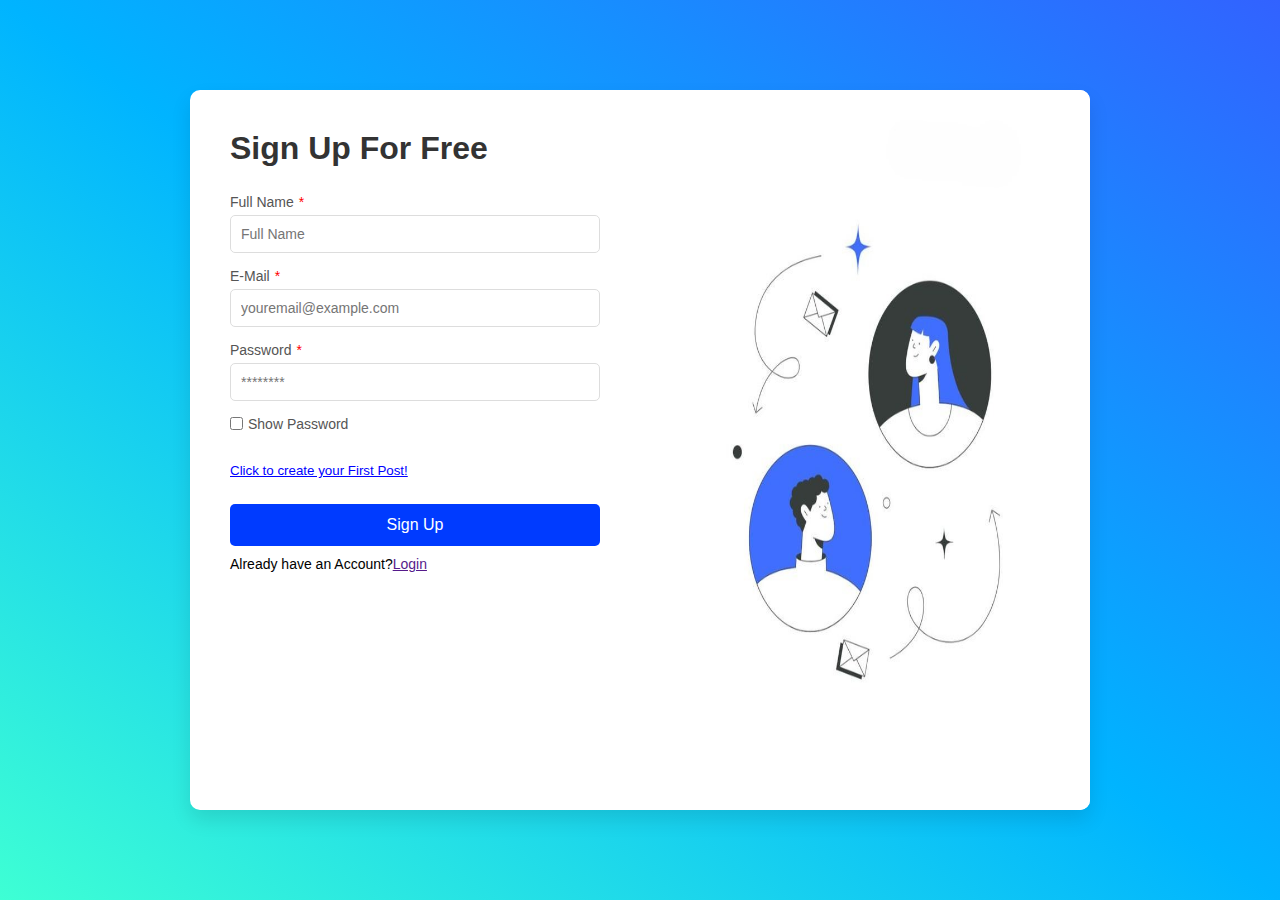
<file: Register/register.html>
<!DOCTYPE html>
<html lang="en">

<head>
    <meta charset="UTF-8">
    <meta name="viewport" content="width=device-width, initial-scale=1.0">
    <link rel="stylesheet" href="register.css">
    <title>Register</title>
</head>

<body>
    <script>
        function togglePassword() {
  const passwordInput = document.getElementById('password');
  const showPasswordCheckbox = document.getElementById('show-password');
  console.log("password function invoked");
  if (showPasswordCheckbox.checked) {
      passwordInput.type = 'text'; // Show password
  } else {
      passwordInput.type = 'password'; // Hide password
  }
}
    </script>
    <div class="container">
        <!-- Form Section -->
        <div class="form-section">
            <h1>Sign Up For Free</h1>
            <form action="register_test.php" method="post">
                <div class="form-group">
                    <label for="name">Full Name<span style="color: red;">*</span></label>
                    <input type="text" id="name" name="name" placeholder="Full Name" required>
                </div>
            
                <div class="form-group">
                    <label for="email">E-Mail<span style="color: red;">*</span></label>
                    <input type="email" id="email" name="email" placeholder="youremail@example.com" required>
                </div>
            
                <div class="form-group">
                    <label for="password">Password<span style="color: red;">*</span></label>
                    <input type="password" id="password" name="password" placeholder="********"
                    minlength="8" pattern="(?=.*\d)(?=.*[a-z])(?=.*[@#$%^&+=]).{8,}" 
                    title="Must contain at least 8 characters, one lowercase letter, one number, and one special character." required>
                    <label for="show-password" id="show-password-label">
                        <input type="checkbox" id="show-password" onclick="togglePassword()"> Show Password
                    </label>
                </div>
                <button type="button" class="create-post-btn" id="aboveButton" 
                onclick="document.querySelector('.create-post').style.display='block';
                document.querySelector('.create-post-btn').style.display='none';
                document.getElementById('belowButton').style.display='block';">
                Click to create your First Post!</button>
                <button type="button" class="close-post-btn" id="belowButton" style="display:none;" 
                onclick="document.querySelector('.create-post').style.display='none';
                document.querySelector('.close-post-btn').style.display='none';
                document.getElementById('aboveButton').style.display='block';">
                Create post later? Click Here.</button>
            <div class="create-post" style="display: none;" >
                <div class="form-group">
                    <label for="skills">Skills</label>
                    <select id="skills" name="skills">
                        <option value="">Select your skill</option>
                        <option value="programming">Programming</option>
                        <option value="design">Design</option>
                        <option value="marketing">Marketing</option>
                    </select>
                </div>
            
                <div class="form-group">
                    <label for="experience">Experience (Years)</label>
                    <input type="number" name="experience" id="experience" min="0" max="100" value="0">
                </div>
            
                <div class="form-group">
                    <label for="interest">Interested In</label>
                    <select id="interest" name="interest">
                        <option value="">Select your interest</option>
                        <option value="music-production">Music Production</option>
                        <option value="programming">Programming</option>
                        <option value="art-craft">Arts and Craft</option>
                        <option value="game-development">Game Development</option>
                        <option value="stock-market">Stock Market</option>
                    </select>
                </div>
                <div class="form-group">
                    <label for="mobile">Mobile</label>
                    <input type="tel" name="mobile" min="10" max="10" id="mobile" placeholder=" +91-9999988822">
                </div>
                <div class="form-group">
                    <label for="description">Description</label>
                    <textarea name="description" id="description" placeholder="Enter your description here..." cols="52"></textarea>
                </div>
                <div class="form-group">
                    <label for="mode">Teaching mode:</label>
                    <div class="teaching-modes">
                        <input type="radio" name="mode" id="offline" value="Offline">
                        <label for="offline">Offline</label>
                        <input type="radio" name="mode" id="online" value="Online">
                        <label for="online">Online</label>
                        <input type="radio" name="mode" id="both" value="Both">
                        <label for="both">Both</label>
                    </div>
                </div>
            </div>
            
                <button type="submit" class="submit-btn">Sign Up</button>
                <p>Already have an Account?<a href="">Login</a></p>
            </form>
            
            
        </div>

        <!-- Illustration Section -->
        <div class="illustration-section">
            <img src="registerImage.jpg" alt="Illustration">
        </div>
    </div>

</body>

</html>
</file>
<file: style.css>
@import url('https://fonts.googleapis.com/css2?family=Bebas+Neue&family=Kaushan+Script&family=Londrina+Outline&family=Londrina+Shadow&family=Londrina+Solid:wght@100;300;400;900&family=Satisfy&family=Source+Serif+4:ital,opsz,wght@0,8..60,200..900;1,8..60,200..900&display=swap');
@import url('https://fonts.googleapis.com/css2?family=Quicksand:wght@300..700&display=swap');
@import url('https://fonts.googleapis.com/css2?family=Montserrat:ital,wght@0,100..900;1,100..900&family=Raleway:ital,wght@0,100..900;1,100..900&display=swap');
* {
    margin: 0;
    padding: 0;
    box-sizing: border-box;
    font-family: "Quicksand", sans-serif;
}

:root {
    --bg-color: #053d1a;
    --btn-color: #f7ad19;
}

html {
    scroll-behavior: smooth;
}

body {
    height: 100vh;
    width: 100%;
    background-color: white;
    color: black;
    transition: background-color 0.3s, color 0.3s; /* Smooth transition */
}

.container {
    display: flex;
    flex-direction: column;
    align-items: center;
    width: 100%;
    height: 100%;
}

.center {
    position: absolute;
    left: 44%;
    font-size: 170%;
    cursor: pointer;

    h1 {
        color: white;
    }

    span {
        font-family: "Satisfy", cursive;
        color: transparent;
        /* background-image: linear-gradient(135deg, #12b886 5%, #ffd43b 95%); */
        /* background-image: linear-gradient(135deg, #be4bdb 5%, #f783ac 95%); */
        background-image: linear-gradient(135deg, #0080ff 0%, #ffff00 100%);
        background-clip: text;
    }
}
.buttom-top{
    display: flex;
    height: 4rem;
    width: 4rem;
    border-radius: 50%;
    background-color: var(--bg-color);
    position: fixed;
    bottom: 2rem;
    right: 2rem;
    z-index: 9;
    border: 2px solid white;
    button{
        cursor: pointer;
        height: 100%;
        width: 100%;
        background-color: inherit;
        border-radius: 50%;
        border: none;
    }
    &:hover{
        opacity: 0.9;
    }

}

nav {
    position: relative;
    top: 1rem;
    display: flex;
    height: 5.5rem;
    width: 100%;
    align-items: center;
    padding: 0px 0.95rem;
    .right-items {
        display: none;
        position: relative;
        margin-left: auto;
        right: 2rem;
        gap: 1vw;
        justify-content: center;
        align-items: center;
        list-style: none;

        li {
            display: inline-block;
            position: relative;
        }

        .other {

            transition: 500ms;

            a {
                text-decoration: none;
                font-size: 1.3rem;
                font-weight: 600;
                color: white;

                &::after {
                    content: "";
                    position: absolute;
                    left: 0;
                    bottom: -3px;
                    width: 0;
                    height: 2px;
                    background-color: var(--btn-color);
                    transition: width 0.3s ease-out;
                }

                &:hover::after {
                    width: 100%;
                }
            }



        }

        .login-btn {
            border: none;
            height: 2.5rem;
            width: 6rem;
            background-color: initial;
            border: 2px solid #F7AD19;
            color: white;
            border-radius: 1.25rem;
            font-size: 1.25rem;
            font-weight: 600;
            transition: 500ms;
            cursor: pointer;
            &:hover {
                background-color: #F7AD19;

                color: black;
            }
        }
    }
}

nav .left-items {
    margin-right: auto;
    position: relative;
    left: 1.4rem;
    display: flex;
    list-style: none;
    gap: clamp(1rem, 2vw, 2.563rem);
    align-items: center;

    li {
        display: inline-block;
        position: relative;
        transition: 500ms;

        a {
            text-decoration: none;
            font-size: 1.3rem;
            font-weight: 600;
            color: white;

        }
    }

}

nav .left-items li ::after {
    content: "";
    position: absolute;
    left: 0;
    bottom: -5px;
    width: 0;
    height: 2px;
    background-color: var(--btn-color);
    transition: width 0.3s ease-out;
}

nav .left-items li :hover::after {
    width: 100%;
}

.sidebar {
    display: none;
    color: black;
    z-index: 10;
    height: 100vh;
    width: 25%;
    position: fixed;
    top: 0;
    left: 0;
    border-radius: 0 10px 10px 0;
    background-color: rgba(110, 110, 110, 0.449);
    backdrop-filter: blur(50px);
    box-shadow: 2px 0 1px 0px rgb(219, 219, 219);
    animation: sideBar 0.3s ease-in forwards;

    .sidebar-header {
        display: flex;
        height: 6rem;

        .center {
            h1 {
                font-size: 150%;
            }

            position: relative;
            inset: 1rem 0 0 4rem;

        }

        img {
            align-self: center;
            position: absolute;
            right: 0.34rem;
            top: 0;
            height: 5rem;
            width: 16rem;
        }

        button {
            cursor: pointer;
            position: absolute;
            border: none;
            background-color: initial;
            left: 1rem;
            top: 1.8rem;
        }
    }

    .sidebar-links {
        position: absolute;
        width: 100%;
        padding-left: 5%;

        ul li {
            display: flex;
            align-items: center;
            margin-top: 0.62rem;
            transition: 0.3s;
            width: 95%;
            height: 1.875rem;
            padding-left: 0.43rem;
            border-radius: 0.313rem;

            

            svg {
                position: relative;
                color: rgb(72, 71, 71);
                right: 0.313rem;
            }

            &:hover {
                cursor: pointer;
                background-color: rgba(216, 216, 216, 0.282);
            }
            
             form{
                width: 100%;
            }
            a,button {
                text-align: start;
                text-decoration: none;
                font-size: 120%;
                color: white;
                background-color: transparent;
                width: 100%;
                font-weight: 500;
                border: none;
                cursor: pointer;
                /* margin-left: 35px; */

                
            }
            select {
                background-color: inherit;
                cursor: pointer;
                border: none;
                width: 100%;
                font-size: 120%;
                font-weight: 500;
                height: 1.875rem;
                color: white;
                border-radius: 0.313rem;

                option {
                    font-size: 100%;
                    background-color: rgba(255, 255, 255, 0.974);
                backdrop-filter: blur(20px);
                    color: black;

                    
                }
            }


            &:last-child{
             /* button{
                background-color: #ff4d4d;
                 color: red;
                font-weight: 600;

             }
             transition: 200ms ease; */
             &:hover{
                background-color: #ff000054;
                button,svg,path{
                    color: white;
                    fill:white;
                }
             }
             
            }
        }
    }

    .sidebar-anchor {
        margin-top: 2rem;
        justify-content: flex-end;
        position: relative;
        bottom: 0rem;
        p{
            color: white;
        }

        a {
            text-decoration: none;
            color: blue;
            margin: 0.635rem 0.313rem;
            font-size: 90%;
        }
    }
}

@keyframes sideBar {
    from {
        transform: translateX(-100%);
    }

    to {
        transform: translateX(0%);
    }
}

.overlay{
    display: none;
    height: 100vh;
    width: 100vw;
    position: fixed;
    top: 0;
    left: 0;
    z-index: 9;
    background-color: rgba(0, 0, 0, 0.11);  
    backdrop-filter: blur(1px); 

}  
  
.form-container {
    height: 100%;
    width: 100%;
    display: none;
    /* display: flex; */
    justify-content: center;
    align-items: center;
    flex-direction: column;
    background-color: #0000004e;
    z-index: 10;
    position: fixed;
    backdrop-filter: blur(5px);

    .login-popup {
        display: flex;
        flex-direction: column;
        /* background-color: white; */
        background: linear-gradient(135deg, #ffffff, #f7f7f7);

        position: fixed;
        gap: 1rem;
        padding: 2.5rem;
        /* z-index: 101; */
        height: 80%;
        width: 40%;
        border-radius: 15px;
        box-shadow: 0px 0px 10px 2px rgba(25, 25, 25, 0.632);
        animation: login 0.2s ease-in-out;
        overflow: hidden;


        .form {
            display: flex;
            flex-direction: column;
            align-items: center;
            padding: 0rem 2rem;
        }
        h2{
            font-size: 1.6rem;
            text-align: start;
            font-family: "Roboto", serif;
            font-weight: 500;
            font-style: normal;
            margin-bottom: 1.5rem;
        }


        p {
            margin-top: 5px;
            display: block;
            padding-left: 2rem;
        }

        a {
            width: 100%;
            font-weight: 500;
            color: blue;
            cursor: pointer;
            text-align: left;

            &:hover {
                opacity: 0.7;
            }

        }
        #show-password-label {
            display: flex;
            color: black;
            margin-left: 3px;
            font-weight: 500;
            font-size: 100%;
            /* text-align: start; */
            align-items: center;
            width: 100%;
            justify-content: start;
            gap: 5px;
            #show-password {
                margin: 1rem 0;
                width: fit-content;
                height: fit-content;
                font-size: 90%;
                accent-color: var(--btn-color);
            }

        }
        input {
            font-size: 100%;
            font-weight: 500;
            line-height: 1.4;
            width: 100%;
            height: 2rem;
            margin: 0.9rem 0;

            /* box-shadow: inset 0 0px 3px rgba(0, 0, 0, 0.1); */
            border: 1px solid #ddd;

            /* background-color: rgb(247, 247, 247); */
            border-radius: 4px;
            padding: 0.2rem;
            &::placeholder {
                color: rgb(135, 135, 135);
            }

            &:focus {
                border-color: var(--btn-color);
                outline: none;
            }
        }

       

        form button {
            /* margin: 4px; */
            font-weight: 600;
            font-size: 120%;
            width: 100%;
            height: 35px;
            /* padding-left: 10%; */
            /* margin-left: 29%; */
            margin-top: 20px;
            margin-bottom: 10px;
            border: none;
            /* background-color: rgb(111, 202, 227); */
            background-color: var(--btn-color);
            color: black;
            border-radius: 50px;
            cursor: pointer;
            
            &:hover {
                /* background-color: rgb(47, 188, 227); */
                opacity: 0.8;

                /* transform: scale(1.03); */
            }
        }

        button {
            width: fit-content;
            height: fit-content;
            background-color: inherit;
            border: none;
            cursor: pointer;
        }
    }
}

@keyframes login {
    0% {
        opacity: 0;
    }

    100% {
        /* transform: scale(1); */
        opacity: 1;
    }
}

.hero-section {
    position: relative;
    width: 100%;
    min-height: 100%;
    display: flex;
    align-items: center;
    justify-content: center;
    background-color: #053d1a;
    color: white;
    background: url(./Assets/layered-waves-haikei.png) no-repeat;
    background-size: cover;
    background-position: center;
    backdrop-filter: blur(100px);

    .hamburger {
        border: none;
        cursor: pointer;
        /* display: none; */
        background-color: transparent;
        position: absolute;
        left: 1rem;
        top: 1rem;

        svg {
            fill: var(--bg-color);
        }
    }

    .main {

        *:not(nav .center h1 span, .hero-content a),
        nav .right-items li a,
        .login-btn {
            color: black;
        }

        box-shadow: 0px 0px 20px 4px rgb(0, 0, 0);
        border-radius: 20px;
        display: flex;
        align-items: center;
        flex-direction: column;
        row-gap: 1rem;
        width: 80%;
        height: 80%;
        background-color: #f2ebda;
        .content-papa {
            display: flex;
            justify-content: center;
            gap: 5rem;

            .hero-image {
                height: 70%;
                width: 45%;
                margin-top: 3rem;

                img {
                    height: 100%;
                    width: 95%;
                }
            }
        }

        .hero-content {
            display: flex;
            flex-direction: column;
            height: 100%;
            width: 43%;
            padding: 3rem 2rem 0rem 2rem;
            gap: 0.2rem;

            .hero-heading {
                width: 100%;
                line-height: 1.4;
                font-size: 230%;
                font-family: "Raleway", sans-serif;
                font-weight: 600;
            }

            .hero-para {
                margin: 1rem 0;
                font-size: 0.8rem;
            }

            a {
                text-decoration: none;
                text-align: center;
                width: fit-content;
                padding: 0.3rem 2rem;
                color: white;
                background-color: #053d1a;
                border-radius: 20px;
            }
        }
    }
}

.why-choose-us {
    display: flex;
    flex-direction: column;
    align-items: center;
    min-height: 100%;
    width: 100%;
    padding: 3rem 5rem 5rem 3rem;

    .head-des {
        display: flex;
        justify-content: center;
        column-gap: 3%;
        width: 100%;

        .rightBox {
            width: 58%;
            height: 100%;

            h1 {
                font-size: 340%;
                margin-bottom: 10px;

                /* margin-: 10px; */
                span {
                    color: transparent;
                    background: linear-gradient(to top, red 5%, orange, rgb(255, 255, 0));
                    background-clip: text;
                    font-family: "Satisfy", cursive;

                }
            }

            p {
                width: 80%;
                line-height: 1.4;
            }
        }

        .leftBox {
            display: flex;
            justify-content: center;
            width: 76%;
            height: 100%;

            img {
                /* margin-top: 20px; */
                /* margin-left: 20px; */
                width: 32rem;
                height: 20rem;
            }
        }
    }

    .number-container {
        width: 90%;
        display: flex;
        /* flex-wrap: wrap; */
        justify-content: center;
        align-items: center;
        height: fit-content;
        gap: 4%;
        margin-top: 2rem;

        .item {
            display: flex;
            flex-direction: column;
            align-items: center;
            width: fit-content;
            padding: 10px;
            border-radius: 5px;

            h1 {
                /* padding-left: 20%; */
                font-size: 200%;
                font-weight: 600;
                text-align: center;
            }

            p {
                text-align: center;
                font-weight: 400;
                font-size: 150%;
            }
        }
    }
}

.services {
    display: flex;
    min-height: 100%;
    width: 100%;
    background-color: #fbf6ea;
    justify-content: center;
    align-items: center;

    .service-container {
        width: 90%;
        height: 90%;
        display: grid;
        place-content: center;
        grid-template-columns: 1fr 1fr 1fr;
        grid-template-rows: 14rem 14rem;
        grid-template-areas: 'first first second'
            'third fourth fifth';
        padding: 0rem 2rem 0rem 2rem;
        gap: 2rem;
    }

    .service-items {
        display: flex;
        align-items: start;
        /* justify-content: center; */
        flex-direction: column;
        padding: 1.5rem;
        background-color: #ffffff;
        border-radius: 20px;
        box-shadow: 0px 0px 5px 3px rgb(234, 234, 234);

        img {
            height: 35%;
            width: 4.5rem;
            margin-bottom: 1rem;
        }

        h3 {
            font-size: 1.5rem;
            margin-bottom: 1rem;
        }

    }

}

.services .service-items:first-child {
    grid-area: first;
    padding: 2rem;
    background-color: #053d1a;

    h3 {
        width: 60%;
        font-size: 220%;
        line-height: 1.4;
        color: white;

        span {

            font-family: "Source Serif 4", serif;
            font-style: italic;
            font-weight: 600;

            color: var(--btn-color);
        }
    }

    a {
        display: flex;
        align-items: center;
        justify-content: space-around;
        border: none;
        background-color: var(--btn-color);
        position: relative;
        top: 1rem;
        font-size: 100%;
        font-weight: 600;
        border-radius: 120px;
        padding: 0.5rem 1.8rem;
        text-decoration: none;
        color: black;
        svg {
            margin-left: 6px;
        }
    }
}

.services .service-items:nth-child(2) {
    grid-area: second;
}

.services .service-items:nth-child(3) {
    grid-area: third;
}

.services .service-items:nth-child(4) {
    grid-area: fourth;
}

.services .service-items:nth-child(5) {
    grid-area: fifth;
}

.courses-section {
    display: flex;
    min-height: 100%;
    width: 100%;
    flex-direction: column;
    justify-content: center;
    padding: 1rem 2rem 1rem 2rem;
    color: #fff;
    margin-top: 3rem;
    text-align: center;
}

.section-title {
    margin-bottom: 1.5rem;
    font-size: 2.5em;
    color: #111;
    color: #111;
}

.courses-container {
    height: 80%;
    display: flex;
    align-items: center;
    justify-content: center;
    gap: 30px;
}

.course-card {
    display: flex;
    flex-direction: column;
    gap: 1rem;
    align-items: center;
    height: 90%;
    background-color: #fff;
    color: #111;
    width: 30%;
    padding: 25px;
    border-radius: 8px;
    box-shadow: 0 4px 10px rgba(0, 0, 0, 0.2);
    text-align: center;
    transition: transform 0.3s ease;
    
}

.course-image-container{
    min-height: 50%;
    width: 100%;
}

.course-image {
    height: 100%;
    width: 100%;
    border-radius: 8px;
}

.course-title {
    position: relative;
    text-align: start;
    font-size: 1.3em;
    padding: 0rem 0rem 0rem 1rem;
}

.view-course-btn {
    color: #111;
    border: none;
    width: 59%;
    padding: 5px 20px;
    margin-top: 10px;
    font-size: 1em;
    border-radius: 50px;
    cursor: pointer;
    background-color: #F7AD19;
    transition: background-color 0.2s ease;
    text-decoration: none;
    border: 1px solid #F7AD19;

}

.view-course-btn:hover {
    color: #111;
    background-color: #fff;
    border: 1px solid black;
}

.how-it-works {
    display: flex;
    flex-direction: column;
    align-items: center;
    justify-content: center;
    min-height: 100%;
    width: 100%;
    padding: 3rem 0rem;
    text-align: center;

    h1 {
        text-shadow: 2px 3px 1px var(--btn-color);
        color: var(--bg-color);
        text-align: center;
        font-size: 300%;
    }

    .container {
        height: 65%;
        width: 100%;
        display: flex;
        align-items: center;
        justify-content: space-around;
        flex-direction: row;
        row-gap: 5rem;

        .item {
            display: flex;
            justify-content: center;
            flex-direction: column;
            align-items: center;
            height: 100%;
            width: 30%;

            img {
                height: 90%;
                width: 100%;
            }

            h3 {
                color: #053d1a;
                /* text-shadow:  -1px 1px 0 #053d1a, 1px 1px 0 #053d1a, 1px -1px 0 #053d1a, -1px -1px 0 #053d1a; */
                text-decoration: underline var(--btn-color);
                font-size: 150%;
            }
        }
    }
}

footer {
    position: relative;
    top: 13%;
    height: 22.5rem;
    width: 100%;
    background-image: url(./Assets/FooterWaves.jpeg);
    background-repeat: no-repeat;
    background-size: 100% 99% ;
    background-position: bottom;
    padding-bottom: 7rem;
    .footer-container {
        padding-top: 3rem;
        min-height: 100%;
        width: 100%;
        display: flex;
        justify-content: space-around;

        * {
            color: black;
        }

        .all-socials {
            margin: 1rem 0;
            display: flex;
            gap: 1rem;

            img {
                height: 2rem;
                width: 2rem;
            }
        }

        .section:first-child {
            height: 80;
            width: 50%;
        }
        .section:nth-child(2) ul,.section:nth-child(3){
            display: flex;
            flex-direction: column;
            row-gap: 0.6rem;
        }
        

        .section {
            /* border: 2px solid white; */
            min-width: auto;
            height: 100%;

            h2{
                margin-bottom: 1rem;
            }

            p {
                line-height: 1.2;
            }

            ul {
                list-style: none;

                a {
                    text-decoration: none;
                    color: black;
                    font-size: 120%;
                    position: relative;
                    display: inline-block;

                    /* Hover underline animation */
                    &::after {
                        content: "";
                        position: absolute;
                        left: 0;
                        bottom: -3px;
                        width: 0;
                        height: 2px;
                        background-color: var(--bg-color);
                        transition: width 0.5s ease-out;
                    }

                    &:hover::after {
                        width: 100%;
                    }
                }
            }

            pre span{
                    text-decoration: none;
                    color: black;
                    font-size: 100%;
                    position: relative;
                    display: inline-block;

                   
            }

            .center {
                position: relative;
                inset: 0;
                width: fit-content;

                span {
                    font-family: "Satisfy", cursive;
                    color: transparent;
                    /* background: linear-gradient(to top left, #ffb703, #6fcae3); */
                    background-clip: text;
                }

            }
            
        }

    }
}
</file>
<file: responsive.css>
/* MEDIA QUERIES */
/* This is responsive CSS page */
@media (min-width:1025px) and (max-width:1440px) {
    .container .hero-section .main .hero-heading {
        font-size: 267%;
    }

    .container .hero-section .main .hero-para {
        font-size: 1.4rem;
    }

    .container .hero-section .main a{
        font-size: 120%;
    }

    .container .why-choose-us {
        gap: 1rem;
    }

    .why-choose-us .head-des{
        height: 70%;
    }
    .why-choose-us .head-des .leftBox img{
        height: 90%;
        width: 90%;
    }

    .why-choose-us .head-des .rightBox h1{
        padding-top: 1.5rem;
        font-size: 360%;
        width: 95%;
        margin-bottom: 1rem;
    }

    .why-choose-us .head-des .rightBox p{
        font-size: 120%;
    }

    .why-choose-us .number-container{
        font-size: 130%;
    }
}

@media (min-width:768px) and (max-width:1024px) {

    nav .center {
        left: 50%;
    }

    nav{
        min-height: 5.5rem;
        top: 0rem;
    }

    .container .hero-section .main .content-papa {
        gap: 3rem;
    }

    .container .hero-section .main .hero-content {
        padding: 0rem 2rem;
    }

    .container .hero-section .main .hero-image {
        margin-top: 0;
    }

    .container .why-choose-us {
        gap: 0rem;
        padding: 2rem 5rem 2rem 3rem;
    }

    .container .why-choose-us .head-des .rightBox p {
        font-size: 100%;
        width: 95%;
    }

    .why-choose-us .number-container .item {
        font-size: 120%;
    }

    .course-title{
        margin: 0;
        padding: 0;
    }
}

/* to remove overlapping in navbar */
@media (min-width: 769px) and (max-width:994px) {
    nav .left-items .other {
        display: none;
    }

    nav .right-items {
        right: 1rem;
    }
}

/* to remove overlapping between 768 to 425 */
@media (max-width:675px) {
    nav .left-items {
        display: none;
    }

    nav .center {
        left: 39%;
    }
}

@media (min-width: 426px) and (max-width:768px) {
    /* Navigation Bar */

    nav .left-items{
        margin-right: 0;
    }

    nav .left-items .other{
        display: none;
    }

    

    nav .center {
        left: 35%;
    }

    nav{
        min-height: 5.5rem;
        top: 0rem;
    }

    /* Hero Section */

    .container .hero-section .main{
        row-gap: 0;
    }

    .container .hero-section .main .content-papa{
        height: 100%;
        gap: 0rem;
    }

    .container .hero-section .main .content-papa img{
        width: 100%;
        height: 100%;
        margin-top: 0;
        padding: 2rem 1rem;
    }

    .container .hero-section .main .content-papa .hero-image{
        height: 80%;
        width: 75%;
        margin-top: 0;
    }

    .container .hero-section .main .hero-content{
        padding: 2rem 1.5rem 0rem 2em;
        width: 100%;
        gap: 0.5rem;
    }

    .container .hero-section .main .hero-content .hero-heading{
        font-size: 190%;
    }

    .container .hero-section .main .hero-content .hero-para{
        font-size: 1.1rem;
    }


    .container .why-choose-us .head-des .leftBox img {
        margin-left: 0;
        width: 24rem;
        height: 17rem;
    }

    .container .why-choose-us {
        padding: 6rem 3rem 2rem 1rem;
    }

    .why-choose-us .head-des {
        column-gap: 5%;
    }

    .container .why-choose-us .head-des .rightBox h1 {
        font-size: 264%;
    }

    .container .why-choose-us .head-des .rightBox {
        width: 74%;
    }

    .why-choose-us .number-container .item:nth-child(2) {
        display: none;
    }

    .why-choose-us .number-container {
        width: 100%;
        margin-top: 0;
    }

    .container .why-choose-us .head-des .rightBox p {
        font-size: 97%;
        width: 95%;
    }

    /* Services Section */

    .services .service-container{
        padding: 3rem 0rem 3rem 0rem;
    }

    .services .service-items:first-child h3{
        width: 68%;
    }
    .services .service-items img{
        margin-bottom: 0.6rem;
    }
    .services .service-items h3{
        font-size: 1.2rem;
        margin-bottom: 0.6rem;
    }

    /* Courses Section */

    .courses-section{
        margin-top: 3rem;
        padding: 25px 15px;
    }

   .courses-container{
        gap: 15px;
   }

   .course-card{
        padding: 0rem 1rem;
   }

   #course-image-2{
        height: 93%;
   }

   #course-image-3{
        padding-top: 0.5rem;
        height: 95%;
   }

   .course-title{
        margin: 0;
        padding: 0;
        font-size: 1.2rem;
   }

   .view-course-btn{
        margin-top: 0;
        width: 70%;
   }

   .how-it-works .container .item img{
        height: 80%;
   }

   .sidebar{
        width: 35%;
   }

   .container .form-container .login-popup{
    width: 60%;
    } 
}

@media (min-width: 321px) and (max-width:425px) {
    nav .left-items {
        display: none;
    }

    nav .right-items .other{
        display: none;
    }

    nav .right-items{
        right: 1rem;
    }

    nav .center {
        left: 6%;
    }

    nav{
        min-height: 3rem;
        top: 0rem;
        padding-top: 0.5rem;
    }

    .form-container .login-popup{
        width: 90%;
        padding: 1.5rem;
    }

    /* Hero Section */

    .container .hero-section .main .content-papa{
        flex-direction: column-reverse;
        gap: 1rem;
        align-items: center;
    }

    .container .hero-section .main .content-papa img{
        width: 100%;
        height: 100%;
        padding: 0rem 5%;
    }

    .container .hero-section .main .content-papa .hero-image{
        height: 45%;
        width: 80%;
        margin-top: 0;
    }

    .container .hero-section .main .hero-content{
        padding: 0rem 8% 0rem 8%;
        width: 90%;
        height: 40%;
        gap: 0.5rem;
        align-items: center;
    }

    .container .hero-section .main .hero-content .hero-heading{
        font-size: 163%;
        font-weight: 500;
        text-align: center;
    }

    .container .hero-section .main .hero-content .hero-para{
        display: none;
    }

    .container .hero-section .main{
        row-gap: 0;
    }

    /* Why Choose Us Section */

    .container .why-choose-us {
        top: 0;
        padding: 2rem;
        row-gap: 3rem;
        min-height: fit-content;
    }

    .why-choose-us .head-des {
        flex-direction: column-reverse;
    }

    .container .why-choose-us .head-des .leftBox img {
        display: none;
    }

    .container .why-choose-us .head-des .rightBox {
        width: 100%;
    }

    .container .why-choose-us .head-des .rightBox h1 {
        width: 90%;
        font-size: 210%;
    }

    .container .why-choose-us .head-des .rightBox p {
        width: 100%;
    }

    .why-choose-us .number-container {
        flex-direction: column;
        width: 100%;
        margin-top: 0;
    }

    /* Services Section */

    .services{
        min-height: fit-content;
    }
    .services .service-container{
        min-height: fit-content;
        width: 100%;
        grid-template-columns: 1fr;
        grid-template-rows: 14rem 14rem 14rem 14rem 14rem;
        grid-template-areas:
        'first'
        'second'
        'third'
        'fourth'
        'fifth';
        place-content: baseline;
        padding: 2rem;
    }
    .services .service-items:first-child{
        gap: 1rem;
    }
    .services .service-items:first-child h3{
            width: 100%;
            font-size: 161%;
    }
    .services .service-items:first-child a{
        top: 0;
        font-size: 100%;
        padding: 0.5rem 0.8rem;
    }

    /* Courses Section  */

    .courses-section{
        min-height: fit-content;
        justify-content: start;
        margin-top: 3rem;
    }

    .section-title{
        font-size: 2rem;
        margin-bottom: 2rem;
    }

    .courses-container{
        flex-direction: column;
        height: fit-content;
        width: 100%;
    }

    .course-card{
        height: 33%;
        width: 100%;
        padding: 0rem 1rem 1rem 1rem;
    }

    .course-title{
        padding: 0;
        margin: 0;
    }

    .how-it-works{
        margin-top: 2rem;
        min-height: fit-content;
    }

    .how-it-works h1{
        font-size: 270%;
    }

    .how-it-works .container{
        min-height: fit-content;
        flex-direction: column;
        row-gap: 2rem;
        padding: 2rem 0rem;
    }

    .how-it-works .container .item{
        min-height: 30%;
        width: 100%;
    }

    .footer-container{
        justify-content: center;
        padding: 0rem 1rem;
    }

    footer .footer-container .section{
        min-width: 42%;
    }

    .section h2{
        font-size: 1.2rem;
    }
    .section ul{
        font-size: 0.8rem;
    }

    .section pre span{
        font-size: 0.9rem;
    }
    .section:first-child{
        display: none;
    }

    .sidebar{
        width: 90%;
        background-color: rgba(70, 70, 70, 1);
    }
    
}

@media (min-width: 50px) and (max-width:320px) {
    nav .left-items {
        display: none;
    }

    nav .right-items .other{
        display: none;
    }

    nav .right-items{
        right: 0rem;
    }

    nav .center {
        left: 4%;
    }

    .form-container .login-popup{
        width: 90%;
        padding: 1.5rem;
    }

    nav{
        min-height: 3rem;
        top: 0rem;
        padding: 0;
    }

    /* Hero Section */

    .container .hero-section .main .content-papa{
        flex-direction: column-reverse;
        gap: 0rem;
        align-items: center;
        justify-content: start;
    }

    .container .hero-section .main .content-papa img{
        width: 100%;
        height: 100%;
        padding: 0rem 5%;
    }

    .container .hero-section .main .content-papa .hero-image{
        height: 45%;
        width: 80%;
        margin-top: 0;
    }

    .container .hero-section .main .hero-content{
        padding: 0rem 8% 0rem 8%;
        width: 90%;
        height: 40%;
        gap: 0.5rem;
        align-items: center;
    }

    .container .hero-section .main .hero-content .hero-heading{
        font-size: 163%;
        font-weight: 500;
        text-align: center;
    }

    .container .hero-section .main .hero-content .hero-para{
        display: none;
    }

    .container .hero-section .main{
        row-gap: 0;
    }

    /* Why Choose Us Section */

    .container .why-choose-us {
        top: 0;
        padding: 2rem;
        row-gap: 3rem;
        min-height: fit-content;
    }

    .why-choose-us .head-des {
        flex-direction: column-reverse;
    }

    .container .why-choose-us .head-des .leftBox img {
        display: none;
    }

    .container .why-choose-us .head-des .rightBox {
        width: 100%;
    }

    .container .why-choose-us .head-des .rightBox h1 {
        width: 90%;
        font-size: 210%;
    }

    .container .why-choose-us .head-des .rightBox p {
        width: 100%;
    }

    .why-choose-us .number-container {
        flex-direction: column;
        width: 100%;
        margin-top: 0;
    }

    /* Services Section */

    .services{
        min-height: fit-content;
    }
    .services .service-container{
        min-height: fit-content;
        width: 100%;
        grid-template-columns: 1fr;
        grid-template-rows: 14rem 14rem 14rem 14rem 14rem;
        grid-template-areas:
        'first'
        'second'
        'third'
        'fourth'
        'fifth';
        place-content: baseline;
        padding: 2rem;
    }
    .services .service-items:first-child{
        gap: 1rem;
    }
    
    .services .service-items:first-child h3{
            width: 100%;
            font-size: 161%;
    }
    .services .service-items:first-child a{
        top: 0;
        font-size: 100%;
        padding: 0.5rem 0.8rem;
    }

    /* Courses Section  */

    .courses-section{
        min-height: fit-content;
        justify-content: start;
        margin-top: 3rem;
    }

    .section-title{
        font-size: 2rem;
        margin-bottom: 2rem;
    }

    .courses-container{
        flex-direction: column;
        height: fit-content;
        width: 100%;
    }

    .course-card{
        height: 33%;
        width: 100%;
        padding: 0rem 1rem 1rem 1rem;
    }

    .course-title{
        padding: 0;
        margin: 0;
    }

    .how-it-works{
        margin-top: 2rem;
        min-height: fit-content;
    }

    .how-it-works h1{
        font-size: 270%;
    }

    .how-it-works .container{
        min-height: fit-content;
        flex-direction: column;
        row-gap: 2rem;
        padding: 2rem 0rem;
    }

    .how-it-works .container .item{
        min-height: 30%;
        width: 100%;
    }

    .footer-container{
        justify-content: center;
        padding: 0rem 1rem;
    }

    footer .footer-container .section{
        min-width: 42%;
    }

    .section h2{
        font-size: 1.2rem;
    }
    .section ul{
        font-size: 0.8rem;
    }

    .section pre span{
        font-size: 0.9rem;
    }
    .section:first-child{
        display: none;
    }

    .sidebar{
        width: 90%;
        background-color: rgba(70, 70, 70, 1);
    }
    
}
</file>
<file: About/about.css>
@import url('https://fonts.googleapis.com/css2?family=Bebas+Neue&family=Londrina+Solid:wght@100;300;400;900&family=Satisfy&display=swap');
@import url('https://fonts.googleapis.com/css2?family=Bebas+Neue&family=Londrina+Outline&family=Londrina+Shadow&family=Londrina+Solid:wght@100;300;400;900&family=Satisfy&display=swap');
@import url('https://fonts.googleapis.com/css2?family=Bebas+Neue&family=Kaushan+Script&family=Londrina+Outline&family=Londrina+Shadow&family=Londrina+Solid:wght@100;300;400;900&family=Satisfy&family=Source+Serif+4:ital,opsz,wght@0,8..60,200..900;1,8..60,200..900&display=swap');
@import url('https://fonts.googleapis.com/css2?family=Quicksand:wght@300..700&display=swap');

* {
    margin: 0;
    padding: 0;
    box-sizing: border-box;
    font-family: "Quicksand", sans-serif;
}

:root {
    --bg-color: #053d1a;
    --btn-color: #f7ad19;
}

html {
    scroll-behavior: smooth;
}

body {
    height: 100vh;
    width: 100%;
}

.wrapper{
    display: flex;
    flex-direction: column;
    align-items: center;
    width: 100%;
    height: 100%;
}
.buttom-top{
    display: flex;
    height: 4rem;
    width: 4rem;
    border-radius: 50%;
    background-color: var(--bg-color);
    position: fixed;
    bottom: 2rem;
    right: 2rem;
    z-index: 99;
    button{
        cursor: pointer;
        height: 100%;
        width: 100%;
        background-color: inherit;
        border-radius: inherit;
        border: none;
    }
    &:hover{
        opacity: 0.9;
    }

}

.center {
    position: absolute;
    bottom: 0.85rem;
    left: 44%;
    font-size: 170%;
    cursor: pointer;

    h1 {
        color: white;
    }

    span {
        font-family: "Satisfy", cursive;
        color: transparent;
        background-image: linear-gradient(135deg, #0080ff 0%, #ffff00 100%);


        background-clip: text;
    }
}

nav {
    position: fixed;
    z-index: 1;
    display: flex;
    height: 5.5rem;
    width: 100%;
    /* border-bottom: 2px solid rgb(0, 191, 255); */
    align-items: center;
    padding: 0px 0.95rem;
    background-color: var(--bg-color);



    .hamburger {
        border: none;
        cursor: pointer;
        display: none;
        background-color: initial;
        position: relative;
        /* left: 1rem; */

    }

    .right-items {
        display: none;
        position: relative;
        margin-left: auto;
        right: 2rem;
        /* gap: 1.55rem; */
        gap: 1vw;
        justify-content: center;
        align-items: center;
        list-style: none;

        li {
            display: inline-block;
            position: relative;
        }

        .other {

            transition: 500ms;

            a {
                text-decoration: none;
                font-size: 1.3rem;
                font-weight: 600;
                /* color: black; */
                color: white;

                &::after {
                    content: "";
                    position: absolute;
                    left: 0;
                    bottom: -3px;
                    width: 0;
                    height: 2px;
                    background-color: var(--btn-color);
                    transition: width 0.3s ease-out;
                }

                &:hover::after {
                    width: 100%;
                }
            }



        }

        .login-btn {
            border: none;
            height: 2.5rem;
            width: 6rem;
            background-color: initial;
            border: 2px solid #F7AD19;
            color: white;
            border-radius: 1.25rem;
            font-size: 1.25rem;
            font-weight: 600;
            transition: 500ms;
            cursor: pointer;

            /* box-shadow: 2px 1px 2px 1px #BAB68C; */
            &:hover {
                /* transform: scale(1.09); */
                background-color: #F7AD19;

                color: black;
            }
        }
    }
    .navigation-btn{
        background-color: transparent;
        border: none;
        cursor: pointer;
        border-radius: 50%;
        padding: 0.5rem;
        background-color: rgba(255, 255, 255, 0.256);
        &:hover{
        }
    }
}

nav .left-items {
    margin-right: auto;
    position: relative;
    left: 1.4rem;
    display: flex;
    list-style: none;
    /* gap: 1.563rem; */
    gap: clamp(1rem, 2vw, 2.563rem);
    align-items: center;

    li {
        display: inline-block;
        position: relative;
        transition: 500ms;

        a {
            text-decoration: none;
            font-size: 1.3rem;
            font-weight: 600;
            color: white;

        }
    }

}

nav .left-items li ::after {
    content: "";
    position: absolute;
    left: 0;
    bottom: -5px;
    width: 0;
    height: 2px;
    background-color: var(--btn-color);
    transition: width 0.3s ease-out;
}

nav .left-items li :hover::after {
    width: 100%;
}

.hero-section{
    display: flex;
    min-height: 100%;
    width: 100%;
    align-items: center;
    justify-content: center;
    .hero-image{
        height: 100%;
        width: 50%;
        margin-top: 13rem;
        padding-top: 3rem;
            img{
                height: 70%;
                width: 90%;
            }
        }
        .hero-content{
            display: flex;
            align-items: start;
            justify-content: center;
            gap: 2rem;
            flex-direction: column;
            height: 70%;
            width: 40%;
            h2{
                font-size: 220%;
            }
            p{
                font-size: 110%;
                line-height: 1.3;
            }
            a{  
                display: flex;
                align-items: center;
                justify-content: center;
                text-decoration: none;
                color: white;
                height: 2rem;
                width: fit-content;
                padding: 2px 4px;
                background-color: var(--bg-color);
                /* transform: skewX(-10deg); */
                box-shadow: 2px 2px 0px 2px var(--btn-color);
               
            }
        }
}

  .testimonial-section {
    display: flex;
    min-height: 100%;
    width: 100%;
    text-align: center;
    padding: 2rem;
    justify-content: center;
    align-items: center;
    flex-direction: column;
    background-color:#faf5e8;
  }
  
  .testimonial-section h2 {
    font-size: 2rem;
    margin-bottom: 1rem;
  }
  
  .testimonial-section p {
    font-size: 1rem;
    color: #666;
    margin-bottom: 3rem;
  }
  
  .testimonials-grid {
    height: fit-content;
    width: 80%;
    display: grid;
    justify-content: center;
    align-items: center;
    place-content: center;
    grid-template-columns: 25rem 25rem;
    grid-template-rows: 10rem 10rem;
    gap: 2rem;
  }
  
  .testimonial {
    background-color: #E6F4EA;
    padding: 1rem;
    border-radius: 8px;
    box-shadow: 0 2px 4px rgba(0, 0, 0, 0.1);
    text-align: left;
  }
  
  .testimonial img {
    width: 50px;
    height: 50px;
    border-radius: 50%;
    float: left;
    margin-right: 1rem;
  }
  
  .testimonial h3 {
    font-size: 1.2rem;
    margin: 0.5rem 0;
  }
  
  .testimonial p {
    color: #777;
  }
  
  .rating {
    color: #ffc107;
    font-size: 1rem;
    margin-top: 0.5rem;
  }


  .content {
    display: flex;
    justify-content: center;
    align-items: center;
    width: 100%;
    height: 100%;
    gap: 2rem;
    padding: 3rem 3rem;
    /* margin-top: 2rem; */
  }
  
  .left-section {
    padding-top: 9rem;
    padding-right: 2rem;
    height: 100%;
    width: 40%;
  }
  
  .left-section h1 {
    font-size: 2rem;
  }

   .left-section #innerH1{
    font-size: 2rem;
    margin-bottom: 1rem;
}
  
  .left-section p {
    font-size: 110%;
    font-weight: 600;
    margin-bottom: 2rem;
    color: #555;
  }
  
  .email-link {
    text-decoration: none;
    color: var(--btn-color);
    font-weight: bold;
    transition: color 0.3s;
  }
  
  .email-link:hover {
    color: #3a3edf;
  }
  
  /* Right Section Form */
  .right-section {
    /* height: 80%; */
    width: 40%;
    background: white;
    padding: 2rem ;
    margin-top: 2rem;
    border-radius: 10px;
    box-shadow: 0 2px 10px rgba(0, 0, 0, 0.1);
  }
  
  .contact-form h2 {
    margin-bottom: 1rem;
    font-size: 1.5rem;
  }
  
  .contact-form input,
  .contact-form textarea,
  .contact-form button {
    width: 100%;
    margin-bottom: 1rem;
    padding: 0.8rem;
    border: 1px solid #ddd;
    border-radius: 5px;
    background-color: #efefef63;
  }
  
  .contact-form input:focus,
  .contact-form textarea:focus {
    border-color: #5c5fef;
    outline: none;
  }
  
  .contact-form button {
    background-color: var(--bg-color);
    width: 40%;
    color: white;
    border: none;
    cursor: pointer;
    transition: background-color 0.2s;
  }
  
  .contact-form button:hover {
    background-color: #3a3edf;
  }
  


  footer {
    position: relative;
    /* top: 13%; */
    height: 22.5rem;
    width: 100%;
    background-image: url(../Assets/FooterWaves.jpeg);
    background-repeat: no-repeat;
    background-size: 100% 99% ;
    background-position: bottom;
    padding-bottom: 7rem;
    .footer-container {
        padding-top: 3rem;
        min-height: 100%;
        width: 100%;
        display: flex;
        justify-content: space-around;

        * {
            color: black;
        }

        .all-socials {
            margin: 1rem 0;
            display: flex;
            gap: 1rem;

            img {
                height: 2rem;
                width: 2rem;
            }
        }

        .section:first-child {
            height: 80;
            width: 50%;
        }
        .section:nth-child(2) ul,.section:nth-child(3){
            display: flex;
            flex-direction: column;
            row-gap: 0.6rem;
        }
        

        .section {
            /* border: 2px solid white; */
            min-width: auto;
            height: 100%;

            h2{
                margin-bottom: 1rem;
            }

            p {
                line-height: 1.2;
            }

            ul {
                list-style: none;

                a {
                    text-decoration: none;
                    color: black;
                    font-size: 120%;
                    position: relative;
                    display: inline-block;

                    /* Hover underline animation */
                    &::after {
                        content: "";
                        position: absolute;
                        left: 0;
                        bottom: -3px;
                        width: 0;
                        height: 2px;
                        background-color: var(--bg-color);
                        transition: width 0.5s ease-out;
                    }

                    &:hover::after {
                        width: 100%;
                    }
                }
            }

            pre span{
                    text-decoration: none;
                    color: black;
                    font-size: 100%;
                    position: relative;
                    display: inline-block;

                   
            }

            .center {
                position: relative;
                inset: 0;
                width: fit-content;

                span {
                    font-family: "Satisfy", cursive;
                    color: transparent;
                    /* background: linear-gradient(to top left, #ffb703, #6fcae3); */
                    background-clip: text;
                }

            }
            
        }

    }
}

/* MEDIA QUERIES */

@media (min-width:768px) and (max-width:1024px) {
    nav .center{
        left: 48%;
    }
}
@media (min-width:426px) and (max-width:768px) {
    nav .left-items .other{
        display: none;
    }

    nav .center{
        left: 38%;
    }

    .testimonials-grid{
        width: 100%;
        grid-template-columns: 20rem 20rem;
    }

    .testimonial-section p{
        margin-bottom: 2rem;
    }
}

@media (min-width:320px) and (max-width:425px){
    nav .left-items{
        display: none;
    }
    nav .right-items{
        display: none;
    }
    nav .hamburger{
        left: 90%;
    }
    nav .center{
        left: 5%;
    }

    .hero-section{
        flex-direction: column;
        min-height: fit-content;
    }
    .hero-section .hero-image{
        margin-top: 8rem;
        padding-top: 0;
        height: 35%;
        width: 80%;
        display: flex;
        justify-content: center;
    }
    .hero-section .hero-image img{
        height: 85%;
        width: 90%;
    }
    .hero-section .hero-content{
        width: 100%;
        padding: 0rem 2rem;
        align-items: center;
    }

    .testimonial-section{
        margin-top: 5rem;
        min-height: fit-content;
    }

    .testimonials-grid{
        align-items: normal;
        grid-template-columns: 15rem;
        grid-template-rows: 12rem 12rem 12rem 12rem;
    }

    .testimonial-section p{
        margin-bottom: 2rem ;
    }

    .content{
        min-height: 100%;
        flex-direction: column;
        justify-content: center;
        padding: 1rem;
        gap: 0;
        .left-section{
            width: 100%;
            padding-left: 1rem;
            padding-right: 1rem;
            padding-top: 4rem;
            h1, #innerH1{
                font-size: 150%;
            }
        }
        .right-section{
            width: 95%;
            height: 100%;
            .contact-form input, .contact-form textarea, .contact-form button{
                padding: 0.4rem;
            }
            .contact-form button{
                width: 60%;
            }
        }
    }
    .footer-container{
        justify-content: center;
        padding: 0rem 1rem;
    }

    footer .footer-container .section{
        min-width: 42%;
    }

    .section h2{
        font-size: 1.2rem;
    }
    .section ul{
        font-size: 0.8rem;
    }

    .section pre span{
        font-size: 0.9rem;
    }
    .section:first-child{
        display: none;
    }
}
</file>
<file: Courses/courses.css>
@import url('https://fonts.googleapis.com/css2?family=Quicksand:wght@300..700&display=swap');
@import url('https://fonts.googleapis.com/css2?family=Bebas+Neue&family=Londrina+Solid:wght@100;300;400;900&family=Satisfy&display=swap');
@import url('https://fonts.googleapis.com/css2?family=DM+Serif+Display:ital@0;1&family=Roboto+Condensed:ital,wght@0,100..900;1,100..900&display=swap');

* {
    margin: 0;
    padding: 0;
    box-sizing: border-box;
    font-family: "Quicksand", sans-serif;
}

:root {
    --bg-color: #053d1a;
    --btn-color: #f7ad19;
}

html {
    scroll-behavior: smooth;
}

body {
    height: 100vh;
    width: 100%;
}

.container {
    display: flex;
    flex-direction: column;
    align-items: center;
    min-height: 100%;
    width: 100%; 
}

.center {
    position: absolute;
    font-size: 170%;
    cursor: pointer;

    a {
        text-decoration: none;
    }

    h1 {
        color: white;
    }

    span:not(#feed){
        font-family: "Satisfy", cursive;
        color: transparent;
        background-image: linear-gradient(135deg, #0080ff 0%, #ffff00 100%);

        background-clip: text;
    }
    #feed{
        padding-left: 0.3rem;
        font-family: "Satisfy", cursive;
        text-decoration: underline;
        font-size: 60%;
    }
}


nav {
    position: fixed;
    z-index: 2;
    display: flex;
    height: 5.5rem;
    width: 100%;
    align-items: center;
    justify-content: space-evenly;
    padding: 0px 0.95rem;
    background-color: var(--bg-color);


    .hamburger {
        border: none;
        cursor: pointer;
        /* display: none; */
        background-color: initial;
        position: relative;
        /* left: 1rem; */
    }

    .left-items {
        margin-right: auto;
        position: relative;
        left: 1.4rem;
        display: flex;
        list-style: none;
        gap: clamp(1rem, 2vw, 2.563rem);
        align-items: center;

        li {
            display: inline-block;
            position: relative;
            transition: 500ms;

            a {
                text-decoration: none;
                font-size: 1.3rem;
                font-weight: 600;
                color: white;

            }

        }

    }
    .navigation-btn{
        background-color: transparent;
        border: none;
        cursor: pointer;
        border-radius: 50%;
        padding: 0.5rem;
        background-color: rgba(255, 255, 255, 0.256);
        &:hover{
        }
    }
}

nav .left-items li ::after {
    content: "";
    position: absolute;
    left: 0;
    bottom: -5px;
    width: 0;
    height: 2px;
    background-color: var(--btn-color);
    transition: width 0.3s ease-out;
}

nav .left-items li :hover::after {
    width: 100%;
}
.buttom-top{
    display: flex;
    height: 4rem;
    width: 4rem;
    border-radius: 50%;
    background-color: var(--bg-color);
    position: fixed;
    bottom: 2rem;
    right: 2rem;
    z-index: 99;
    button{
        cursor: pointer;
        height: 100%;
        width: 100%;
        background-color: inherit;
        border-radius: inherit;
        border: none;
    }
    &:hover{
        opacity: 0.9;
    }

}
.sidebar {
    display: none;
    color: black;
    z-index: 3;
    height: 100vh;
    width: 25%;
    position: fixed;
    top: 0;
    left: 0;
    border-radius: 0 10px 10px 0;
    background-color: rgba(0, 0, 0, 0.486);
    backdrop-filter: blur(20px);
    box-shadow: 2px 0 1px 0px rgb(219, 219, 219);
    animation: sideBar 0.3s ease-in forwards;

    .sidebar-header {
        display: flex;
        height: 6rem;

        .center {
            h1 {
                font-size: 150%;
            }

            position: relative;
            inset: 1rem 0 0 4rem;

        }

        img {
            align-self: center;
            position: absolute;
            right: 0.34rem;
            top: 0;
            height: 5rem;
            width: 16rem;
        }

        button {
            cursor: pointer;
            position: absolute;
            border: none;
            background-color: initial;
            left: 1rem;
            top: 1.8rem;
        }
    }

    .sidebar-links {
        position: absolute;
        width: 100%;
        padding-left: 5%;

        ul li {
            display: flex;
            align-items: center;
            margin-top: 0.62rem;
            transition: 0.3s;
            width: 95%;
            height: 1.875rem;
            padding-left: 0.43rem;
            border-radius: 0.313rem;

            input[type='search'] {
                background-color: inherit;
                border: 1px solid white;
                border-radius: 5px;
                height: 100%;
                width: 100%;

                &:focus-visible {
                    color: black;
                    outline: none;
                    background-color: white;

                }

                &::placeholder {
                    font-weight: 400;
                    color: white;
                    font-size: 120%;
                }
            }

            svg {
                position: relative;
                color: rgb(72, 71, 71);
                right: 0.313rem;
            }

            &:hover {
                cursor: pointer;
                background-color: rgba(216, 216, 216, 0.282);
            }

            a {
                text-decoration: none;
                font-size: 120%;
                color: white;
                width: 100%;
                font-weight: 500;

                /* margin-left: 35px; */

                select {
                    background-color: inherit;
                    cursor: pointer;
                    border: none;
                    width: 100%;
                    font-size: 100%;
                    font-weight: 500;
                    height: 1.875rem;
                    color: white;

                    option {
                        background-color: #0000001d;
                        backdrop-filter: blur(20px);
                        color: black;

                        a {
                            text-decoration: none;
                            color: black;
                        }
                    }
                }
            }
        }
    }

    .sidebar-anchor {
        margin-top: 2rem;
        justify-content: flex-end;
        position: absolute;
        z-index: inherit;

        p{
            color: white;
        }

        a {
            text-decoration: none;
            color: blue;
            margin: 0.635rem 0.313rem;
            font-size: 90%;
        }
    }
}

@keyframes sideBar {
    from {
        transform: translateX(-100%);
    }

    to {
        transform: translateX(0%);
    }
}

@keyframes close-sidebar {
    from {
        transform: translateX(0%);
    }

    to {
        transform: translateX(-100%);
    }
}

.form-container {
    height: 100%;
    width: 100%;
    display: none;
    justify-content: center;
    align-items: center;
    flex-direction: column;
    background-color: #0000004e;
    z-index: 3;
    position: fixed;
    backdrop-filter: blur(5px);

    .login-popup {
        display: flex;
        flex-direction: column;
        background-color: white;
        position: fixed;
        gap: 1rem;
        padding: 2.5rem;
        z-index: 1;
        height: 80%;
        width: 40%;
        border-radius: 15px;
        box-shadow: 0px 0px 10px 2px rgba(25, 25, 25, 0.632);
        animation: login 0.2s ease-in-out;
        overflow: hidden;


        .form{
            display: flex;
            flex-direction: column;
            align-items: center;
            padding: 0rem 2rem;
            center{
                margin-bottom: 30px;
            }
        }


        p {
            margin-top: 5px;
            display: block;
            padding-left: 2rem;
        }

        a {
            width: 100%;
            font-weight: 500;
            color: blue;
            cursor: pointer;
            text-align: left;
            &:hover {
                opacity: 0.7;
            }

        }

        input {
            font-size: 100%;
            font-weight: 500;
            line-height: 1.4;
            width: 100%;
            margin: 0.9rem 0;

            /* border: none; */
            &::placeholder {
                color: grey;
            }

            &:focus {
                color: black;
            }
        }

        label {
            display: flex;
            color: black;
            margin-left: 3px;
            font-weight: 500;
            font-size: 120%;
            /* text-align: start; */


        }

        form button {
            /* margin: 4px; */
            font-weight: 600;
            font-size: 120%;
            width: 60%;
            height: 35px;
            /* padding-left: 10%; */
            /* margin-left: 29%; */
            margin-top: 20px;
            margin-bottom: 10px;
            border: none;
            background-color: rgb(111, 202, 227);
            color: black;
            border-radius: 10px;
            /* opacity: 0.8; */
            cursor: pointer;

            &:hover {
                background-color: rgb(47, 188, 227);

                /* transform: scale(1.03); */
            }
        }

        button {
            width: fit-content;
            height: fit-content;
            background-color: inherit;
            border: none;
            cursor: pointer;
        }
    }
}

@keyframes login {
    0% {
        opacity: 0;
    }

    100% {
        /* transform: scale(1); */
        opacity: 1;
    }
}

.filter-course-container {
    /* display: none; */
    display: flex;
    position: relative;
    height: 100%;
    width: 100%;
    /* padding-top: 5rem; */
    /* top: 5.5rem; */
}

.filter-container {
    display: flex;
    min-height: 100%;
    width: 18%;
    border-radius: 0 10px 10px 0;
    position: static;
    top: 6rem;
    left: 0;
    padding: 1rem;
    padding-right: 2rem;
    box-shadow: 4px 0 8px rgba(0, 0, 0, 0.1);
    flex-direction: column;

    .filter-checkbox {
        position: sticky;
        top: 6rem;
        padding-top: 2rem;
        height: fit-content;
        width: 100%;
        display: flex;
        justify-content: space-around;
        flex-direction: column;
        gap: 3rem;

        h2{
            font-size: 150%;
            text-align: center;
            text-decoration: underline;
            margin-bottom: 1rem;
            font-weight: 200;
            font-family: "DM Serif Display", serif;
        }

        

        .checkbox {
            flex-direction: column;
            display: flex;
            justify-content: center;
            /* align-items: center; */
            gap: 1rem;
            position: relative;


            a {
                text-decoration: none;
                font-size: 100%;
                font-weight: 500;
                color: black;
                width: 100%;
                height: fit-content;
                padding: 4px;
                border-radius: 10px;
                display: flex;
                align-items: center;
                gap: 1rem;

                &:hover {
                    background-color: rgba(130, 130, 130, 0.1);
                }
            }

        }

    }

    .quote {
        display: flex;
        width: 100%;
        height: 12rem;
        box-shadow: 3px 3px 8px 4px rgba(0, 0, 0, 0.3);
        padding: 2.5rem 0rem 2rem 2.2rem;
        border-radius: 10px;
        justify-content: center;

        ul {
            width: 100%;
            display: flex;
            flex-direction: column;
            gap: 0.5rem;
            list-style-type: square;
            /* min-height: fit-content; */
        }

    }
}

.course-container {
    /* display: none; */
    display: flex;
    flex-direction: column;
    height: 100%;
    width: 80%;
    position: relative;
    top: 93%;    
    /* gap: 2rem;   */
}

.service-container {
    padding-top: 5.5rem;
    display: flex;
    align-items: center;
    position: relative;
    width: 100%;
    height: 100%;
    flex-direction: column;
    gap: 2rem;
    margin: 1rem 1rem;
}

.slider-wrapper {
    overflow: hidden;
    width: 100%;
    height: fit-content;
    flex: 1;
    position: relative;
    display: flex;
    flex-direction: column;
    gap: 2.5rem;
    padding: 0 2rem;

    h1{
        font-size: 250%;
        font-family: "DM Serif Display", serif;
        font-weight: 300;
        letter-spacing: 0.09rem;
        /* margin-bottom: 1rem; */
        
    }
    
}

.slider {
    width: 100%;
    height: fit-content;
    display: flex;
    transition: transform 0.5s ease;
    gap: 2rem;
    /* will-change: transform; */
}

.card {
    flex: 0 0 auto;
    /* min-width: calc(100% / 3); */
    width: 30%;
    /* Adjust based on visible cards */
    height: 350px;
    margin: 0 1rem;
    background: white;
    border-radius: 10px;
    box-shadow: 0 2px 8px 3px rgba(0, 0, 0, 0.1);
    padding: 1.3rem;
    margin: 1rem 0;
    /* border: 2px solid red; */
    display: flex;
    justify-content: space-around;
    align-items: start;
    flex-direction: column;
    transition: 0.3s;

    img {
        height: 40%;
        width: 100%;
         
    }
    
    .card-heading{
        p{
            font-size: 85%;
        }
        h4{
            margin-bottom: 0.7rem;
            font-size: 100%;
        }
    }
    .know-more{
        height: 0%;
        width: 100%;
        position: relative;
        background-image:linear-gradient( rgba(0, 0, 0, 0.1) 80%, rgba( 0,0,0,0.4));
        z-index: -1;
        transition: 200ms;
        a{
            background-color: transparent;
            color: black;
        }
    }

    a {
        width: 50%;
        text-align: center;
        text-decoration: none;
        color: white;
        background-color: var(--bg-color);
        border-radius: 10px;
        padding: 4px 4px;
        font-size: 90%;
        font-weight: 500;

        &:hover {
            opacity: 0.8;
        }
    }

    &:hover {
        transform: scale(1.04);
        .know-more{
            transform: translateY(-40%);
            height: 40%;
        }
    }
   
}

.slider-btn {
    background: var(--bg-color);
    color: white;
    border: none;
    border-radius: 50%;
    width: 40px;
    height: 40px;
    font-size: 1.5rem;
    cursor: pointer;
    display: flex;
    justify-content: center;
    align-items: center;
    position: absolute;
    top: 50%;
    z-index: 1;
}

.prev-btn {
    left: 10px;
}

.next-btn {
    right: 10px;
}

.slider-btn:hover {
    opacity: 0.6;
}

footer {
    position: relative;
    top: 13%;
    height: 22.5rem;
    width: 100%;
    background-image: url(../Assets/FooterWaves.jpeg);
    background-repeat: no-repeat;
    background-size: 100% 99% ;
    background-position: bottom;

    .footer-container {
        padding-top: 3rem;
        min-height: 100%;
        width: 100%;
        display: flex;
        justify-content: space-around;

        * {
            color: black;
        }

        .all-socials {
            margin: 1rem 0;
            display: flex;
            gap: 1rem;

            img {
                height: 2rem;
                width: 2rem;
            }
        }

        .section:first-child {
            height: 80;
            width: 50%;
        }
        .section:nth-child(2) ul,.section:nth-child(3){
            display: flex;
            flex-direction: column;
            row-gap: 0.6rem;
        }
        

        .section {
            /* border: 2px solid white; */
            min-width: auto;
            height: 100%;

            h2{
                margin-bottom: 1rem;
            }

            p {
                line-height: 1.2;
            }

            ul {
                list-style: none;

                a {
                    text-decoration: none;
                    color: black;
                    font-size: 120%;
                    position: relative;
                    display: inline-block;

                    /* Hover underline animation */
                    &::after {
                        content: "";
                        position: absolute;
                        left: 0;
                        bottom: -3px;
                        width: 0;
                        height: 2px;
                        background-color: var(--bg-color);
                        transition: width 0.5s ease-out;
                    }

                    &:hover::after {
                        width: 100%;
                    }
                }
            }

            pre span{
                    text-decoration: none;
                    color: black;
                    font-size: 100%;
                    position: relative;
                    display: inline-block;

                   
            }

            .center {
                position: relative;
                inset: 0;
                width: fit-content;

                span {
                    font-family: "Satisfy", cursive;
                    color: transparent;
                    background: linear-gradient(to top left, #ffb703, #6fcae3);
                    background-clip: text;
                }

            }
            
        }

    }
}



@media (min-width:1390px) and (max-width:1920px) {

    .form-container .login-popup{
        gap: 4rem;
    }
    .filter-container{
        padding-right: 1rem;
    }
    .filter-container .filter-checkbox{
        padding-top: 2.5rem;
        gap: 2rem;
        h2{
            margin-bottom: 0;
            padding-top: 1rem;
            font-size: 185%;
        }
        .checkbox{
            font-size: 110%;
            gap: 1rem;
        }

        .quote{
            font-size: 110%;
            align-items: center;
            height: 12rem;
        }
    }

    .course-container{
        .service-container{
            .slider-btn{
                top: 63%;
            }
            .slider-wrapper{
                padding: 0 0 0 1.5rem;
                gap: 1.5rem;

                h1{
                    font-size: 260%;
                }

                .slider .card{
                    height: 400px;
                }
            }
        }
    }
    footer{
        .section p{
            font-size: 110%;
        }
        .footer-container .section pre span{
            font-size: 115%;
        }
    }

}
@media (min-width:869px) and (max-width:1389px) {

    nav .center {
        left: 50%;
    }

    nav{
        min-height: 5.5rem;
        top: 0rem;
    }

    .filter-container{
        width: 18%;
        padding-right: 1rem;
    }

    .filter-container .filter-checkbox{
        padding-top: 2.5rem;
        gap: 2rem;
        h2{
            padding-left: 0.5rem;
            text-align: start;
            margin-bottom: 0;
            font-size: 140%;
        }
        .checkbox{
            font-size: 110%;
            gap: 0.5rem;
        }

        .quote{

            font-size: 90%;
            align-items: center;
            height: 11rem;
        }
    }

    .course-container{
        width: 82%;
        .service-container{
            width: 96%;
            .slider-btn{
                top: 60%;
            }
            .slider-wrapper{
                h1{
                    font-size: 190%;
                }
                padding: 0 0 0 1.5rem;
                gap: 1.5rem;
            }
        }
    }

    footer{
        .section p{
            font-size: 100%;
        }
        .footer-container .section ul li a{
            font-size: 110%;
        }
        .footer-container .section pre span{
            font-size: 110%;
        }
    }
}


@media (min-width: 451px) and (max-width:868px) {
    /* Navigation Bar */

    nav .left-items{
        margin-right: 0;
    }

    nav .left-items .other{
        display: none;
    }

    

    nav .center {
        left: 35%;
    }

    nav{
        min-height: 5.5rem;
        top: 0rem;
    }

    .sidebar{
        width: 35%;
    }

    .container .form-container .login-popup{
    width: 60%;
    } 
    .filter-container{
        width: 22%;
        padding-left: 0.5rem;
        padding-right: 0.5rem;

        .filter-checkbox h2{
            font-size: 130%;
        }
    }
    
    .filter-container .filter-checkbox .checkbox a{
        font-size: 80%;
    }

    .filter-checkbox .quote{
        /* display: none; */
        font-size: 80%;
        align-items: center;
        height: 11rem;
        width: 97%;
        padding: 2.5rem 0rem 2rem 2rem;
    }

    .slider .card{
        min-width: calc(100%/2.2);
    }

    .course-container{
        width: 78%;
    }

    .service-container{
        width: 98%;
    }

    .slider-wrapper{
        gap: 1.5rem;
        h1{
            font-size: 175%;
        }
    }

    .footer-container .footer-text{
        font-size: 82%;
    }

    .footer-container .section ul{
        font-size: 80%;
    }

    .footer-container:nth-child(3){
        font-size: 80%;
    }

}
@media (min-width: 300px) and (max-width:450px) {  
    nav{
        position: relative;
    }
    nav .left-items {
        display: none;
    }

    nav .hamburger{
        display: none;
    }
    nav .right-items .other{
        display: none;
    }

    nav .right-items{
        right: 0.1rem;
    }

    nav .center {
        left: 5%;
    }

    nav{
        min-height: 3rem;
        top: 0rem;
        z-index: 1;
        padding-top: 0.5rem;
    }

    .form-container .login-popup{
        height: 70%;
        width: 90%;
        padding: 0.5rem 0rem 1rem 0rem;
        gap: 2rem;
        >button{
            padding-left: 0.5rem;
            padding-top: 0.5rem;
        }
    }

    .filter-course-container{
        flex-direction: column;
    }

    .filter-container{
        width: 100%;
        padding-right: 1rem;
    }

    .filter-container .filter-checkbox{
        padding-top: 0;
        gap: 0;
    }
    .filter-container .filter-checkbox .checkbox{
        flex-direction: row;
        overflow-x: scroll;
        justify-content: start;
    }

    .filter-checkbox .quote{
        display: none;
    }

    .course-container{
        width: 100%;
    }

    .service-container{
        width: 90%;
        padding-top: 0;
    }

    .service-container .slider-wrapper{
        padding: 0;
        align-items: center;
        gap: 1.5rem;
        h1{
            padding-top: 1rem;
            text-align: center;
            font-size: 190%;
        }
    }

    .slider-wrapper .slider{
        justify-content: center;
    }
    .slider .card{
        min-width: calc(100%/1.2);
    }

    /* footer section */
    .footer-container{
        justify-content: center;
        padding: 0rem 1rem;
    }

    footer .footer-container .section{
        min-width: 42%;
    }

    .section h2{
        font-size: 1.2rem;
    }
    .section ul{
        font-size: 0.8rem;
    }

    .section pre span{
        font-size: 0.9rem;
    }
    .section:first-child{
        display: none;
    }

    .sidebar{
        width: 90%;
        background-color: rgba(70, 70, 70, 1);
    }
    

}
</file>
<file: HelpAndSupport/support.css>
@import url('https://fonts.googleapis.com/css2?family=Quicksand:wght@300..700&display=swap');
@import url('https://fonts.googleapis.com/css2?family=Bebas+Neue&family=Londrina+Solid:wght@100;300;400;900&family=Satisfy&display=swap');

* {
    margin: 0;
    padding: 0;
    box-sizing: border-box;
    font-family: "Quicksand", sans-serif;
}

:root {
    --bg-color: #053d1a;
    --btn-color: #f7ad19;
}

html {
    scroll-behavior: smooth;
}

body {
    height: 100vh;
    width: 100%;
}

.wrapper {
    display: flex;
    flex-direction: column;
    align-items: center;
    height: 100%;
    width: 100%;
    .center {
        position: absolute;
        /* left: 44%; */
        font-size: 170%;
        cursor: pointer;

        a {
            text-decoration: none;
        }

        h1 {
            color: white;
        }

        span {
            font-family: "Satisfy", cursive;
            color: transparent;
            background-image: linear-gradient(135deg, #0080ff 0%, #ffff00 100%);

            background-clip: text;

        }

        ;
    }


    nav {

        position: fixed;
        z-index: 1;
        display: flex;
        height: 5.5rem;
        width: 100%;
        /* border-bottom: 2px solid rgb(0, 191, 255); */
        align-items: center;
        justify-content: space-evenly;
        padding: 0px 0.95rem;
        background-color: var(--bg-color);

       
        .hamburger {
            border: none;
            cursor: pointer;
            /* display: none; */
            background-color: initial;
            position: relative;
            /* left: 1rem; */

        }

        .left-items {
            margin-right: auto;
            position: relative;
            left: 1.4rem;
            display: flex;
            list-style: none;
            /* gap: 1.563rem; */
            gap: clamp(1rem, 2vw, 2.563rem);
            align-items: center;

            li {
                display: inline-block;
                position: relative;
                transition: 500ms;

                a {
                    text-decoration: none;
                    font-size: 1.3rem;
                    font-weight: 600;
                    color: white;

                }
                
            }

        }

        .right-items {
            display: flex;
            display: none;
            position: relative;
            margin-left: auto;
            right: 2rem;
            /* gap: 1.55rem; */
            gap: 1vw;
            justify-content: center;
            align-items: center;
            list-style: none;

            li {
                display: inline-block;
                position: relative;
            }

            .other {

                transition: 500ms;

                a {
                    text-decoration: none;
                    font-size: 1.3rem;
                    font-weight: 600;
                    /* color: black; */
                    color: white;

                    &::after {
                        content: "";
                        position: absolute;
                        left: 0;
                        bottom: -3px;
                        width: 0;
                        height: 2px;
                        background-color: var(--btn-color);
                        transition: width 0.3s ease-out;
                    }

                    &:hover::after {
                        width: 100%;
                    }
                }



            }

            .login-btn {
                border: none;
                height: 2.5rem;
                width: 6rem;
                background-color: initial;
                border: 2px solid #F7AD19;
                color: white;
                border-radius: 1.25rem;
                font-size: 1.25rem;
                font-weight: 600;
                transition: 500ms;
                cursor: pointer;

                /* box-shadow: 2px 1px 2px 1px #BAB68C; */
                &:hover {
                    /* transform: scale(1.09); */
                    background-color: #F7AD19;

                    color: black;
                }
            }
        }
    }

    .navigation-btn{
        background-color: transparent;
        border: none;
        cursor: pointer;
        border-radius: 50%;
        padding: 0.5rem;
        background-color: rgba(255, 255, 255, 0.256);
        &:hover{
        }
    }

    nav .left-items li ::after {
        content: "";
        position: absolute;
        left: 0;
        bottom: -5px;
        width: 0;
        height: 2px;
        background-color: var(--btn-color);
        transition: width 0.3s ease-out;
    }

    nav .left-items li :hover::after {
        width: 100%;
    }

    .hero-section {
        display: flex;
        width: 100%;
        min-height: 100%;
        align-items: center;
        justify-content: space-evenly;
        gap: 2rem;
        padding-left: 3rem;

        .content {
            /* color:white; */
            width: 60%;
            height: fit-content;
            padding: 3rem;

            .hero-heading {
                width: fit-content;
                margin-bottom: 1rem;
                font-size: 3rem;
            }

            .hero-para {
                width: fit-content;
                margin-bottom: 2rem;
            }

            a{
                text-decoration: none;
                color: black;
                padding: 0.4rem 2rem;
                border-radius: 20px;
                background-color: #F7AD19;
            }

        }

        .image {
            width: 60%;
            height: 60%;

            img {
                width: 80%;
                height: 100%;
            }
        }
    }

    .faq {
        display: flex;
        padding: 1.5rem;
        min-height: 100%;
        width: 100%;
        justify-content: center;
        align-items: center;
        flex-direction: column;
        row-gap: 1.5rem;
        h1 {
            font-size: 2.4rem;
            font-weight: 600;
        }

        .questions {
            width: 70%;
            height: fit-content;
            color: black;

            details {
                width: 100%;
                min-height: auto;

                summary {
                    padding: 1rem;
                    border-radius: 10px;
                    font-size: 140%;
                    font-weight: 500;
                    color: black;
                    background-color: #E6F4EA;
                    cursor: pointer;

                    border-bottom: 2px solid rgba(128, 128, 128, 0.403);
                    display: flex;

                    p {
                        position: absolute;
                        right: 14rem;

                        svg {
                            color: black;
                        }
                    }
                }

                .summary-content {
                    position: relative;
                    top: 0.5rem;
                    border-radius: 10px;
                    padding: 0.8rem;
                    font-size: 120%;
                    line-height: 1.4;
                    font-weight: 500;
                    background-color: #FFECB3;

                }
            }
        }
    }
    .news-letter{
        display: flex;
        min-height: 100%;
        width: 100%;
        /* padding: 4rem 0 0 0 ; */
        align-items: center;
        justify-content: space-evenly;
        background-color: #cbe7f5;
        .news-content{
            min-height: 70%;
            width: 40%;
            display: flex;
            flex-direction: column;
            align-items: start;
            justify-content: center;
            row-gap: 2rem;
            h3{
                font-size: 190%;
            }
            p{
                font-size: 110%;
                width: 90%;
                line-height: 1.3;
            }
            .email-button a{
                    text-decoration: none;
                    border: none;
                    height: 100%;
                    border-radius: 5px;
                    padding: 0.5rem 1rem;
                    width: 10rem;
                    background-color: var(--bg-color);
                    color: white;
                    font-weight: 600;
                    cursor: pointer;
                    font-size: 90%;
                }
            }
        }
        .news-image{
            display: flex;
            align-items: end;
            justify-content: center;
            height: 100%;
            width: 35%;
            img{
                height: 80%;
                width: 100%;
            }
        }
    }
    footer {
        position: relative;
        top: 13%;
        height: 22.5rem;
        width: 100%;
        background-image: url(../Assets/FooterWaves.jpeg);
        background-repeat: no-repeat;
        background-size: 100% 99% ;
        background-position: bottom;
        padding-bottom: 7rem;
        .footer-container {
            padding-top: 3rem;
            min-height: 100%;
            width: 100%;
            display: flex;
            justify-content: space-around;
    
            * {
                color: black;
            }
    
            .all-socials {
                margin: 1rem 0;
                display: flex;
                gap: 1rem;
    
                img {
                    height: 2rem;
                    width: 2rem;
                }
            }
    
            .section:first-child {
                height: 80;
                width: 50%;
            }
            .section:nth-child(2) ul,.section:nth-child(3){
                display: flex;
                flex-direction: column;
                row-gap: 0.6rem;
            }
            
    
            .section {
                /* border: 2px solid white; */
                min-width: auto;
                height: 100%;
    
                h2{
                    margin-bottom: 1rem;
                }
    
                p {
                    line-height: 1.2;
                }
    
                ul {
                    list-style: none;
    
                    a {
                        text-decoration: none;
                        color: black;
                        font-size: 120%;
                        position: relative;
                        display: inline-block;
    
                        /* Hover underline animation */
                        &::after {
                            content: "";
                            position: absolute;
                            left: 0;
                            bottom: -3px;
                            width: 0;
                            height: 2px;
                            background-color: var(--bg-color);
                            transition: width 0.5s ease-out;
                        }
    
                        &:hover::after {
                            width: 100%;
                        }
                    }
                }
    
                pre span{
                        text-decoration: none;
                        color: black;
                        font-size: 100%;
                        position: relative;
                        display: inline-block;
    
                       
                }
    
                .center {
                    position: relative;
                    inset: 0;
                    width: fit-content;
                    h1{
                        color: black;
                        
                    }
                    span {
                        font-family: "Satisfy", cursive;
                        color: transparent;
                        /* background: linear-gradient(to top left, #ffb703, #6fcae3); */
                        background-clip: text;
                    }
    
                }
                
            }
    
        }
    }

/* MEDIA QUERIES */

@media (min-width:1025px) and (max-width:1440px){
    .wrapper .hero-section{
        min-height: 100%;
    }
    .wrapper .faq .questions details summary p{
        right: 17rem;
    }
}

@media (min-width:769px) and (max-width:1024px){
    .wrapper .hero-section{
        min-height: 100%;
    }

    .wrapper .faq .questions{
        font-size: 0.9rem;
    }
}

@media (min-width:426px) and (max-width:768px) {

    nav .center{
        left: 68%;
    }

    .wrapper .hero-section{
        min-height: 100%;
        padding: 0;
    }

    .wrapper .hero-section .content{
        padding-right: 0;
    }

    .wrapper .faq{
        margin-bottom: 4rem;
        justify-content: end;
    }

    .wrapper .faq  h1{
        font-size: 2rem;
        text-align: center;
        margin-bottom: 1rem;
    }
    .wrapper .faq .questions{
        font-size: 0.9rem;
    }
    .wrapper .faq .questions details summary p{
        right: 9rem;
    }

    .wrapper .news-letter .news-image{
        align-items: center;
        img{
            height: 65%;
        }
    }
}

@media (min-width:320px) and (max-width:425px){
    .wrapper nav .left-items{
        display: none;
    }
    nav .right-items{
        display: none;
    }
    nav .hamburger{
        left: 90%;
    }
    nav .center{
        left: 22%;
    }

    .wrapper .hero-section{
        flex-direction: column-reverse;
        padding-left: 0rem;
        gap: 0rem;
        justify-content: center;
        margin: 3rem 0 0 0;
    }

    .wrapper .hero-section .content{
        width: 100%;
        padding: 0rem 3rem 1rem 3rem;
    }
    
    .wrapper .hero-section .image{
        width: 85%;
        height: fit-content;
        img{
            height: 80%;
            width: 100%;
        }
    }

    .wrapper .faq{
        row-gap: 0.5rem;
        padding: 2rem 1.5rem 0rem;
    }

    .wrapper .faq  h1{
        font-size: 2rem;
        text-align: center;
        margin-bottom: 2rem;
    }

    .wrapper .faq .questions{
        width: 100%;
        font-size: 0.8rem;
    }

    .wrapper .faq .questions details summary p{
        right: 2rem;
        /* display: none; */
    }

    .wrapper .news-letter .news-image{
        display: none;
    }

    .wrapper .news-letter .news-content{
        width: 80%;
    }
    .wrapper .news-letter .news-content .input-button{
        width: 90%;
    }
    .wrapper .news-letter .news-content .input-button input[type='submit']{
        width: 7rem;
        font-size: 85%;
    }
    .footer-container{
        justify-content: center;
        padding: 0rem 1rem;
    }

    footer .footer-container .section{
        min-width: 42%;
    }

    .section h2{
        font-size: 1.2rem;
    }
    .section ul{
        font-size: 0.8rem;
    }

    .section pre span{
        font-size: 0.9rem;
    }
    .section:first-child{
        display: none;
    }

}
</file>
<file: Register/register.css>
* {
    margin: 0;
    padding: 0;
    box-sizing: border-box;
    font-family: Arial, sans-serif;
}

body {
    display: flex;
    justify-content: center;
    align-items: center;
    height: 100vh;
    width: 100vw;
    background-image:linear-gradient(to top right,#3effd4,#00b4ff,#3262ff); /* Blue background */
}
:root {
    --bg-color: #053d1a;
    --btn-color: #f7ad19;
}
.container {
    display: flex;
    background-color: #ffffff;
    border-radius: 10px;
    box-shadow: 0 10px 20px rgba(0, 0, 0, 0.1);
    overflow-y: auto;
    width: 900px;
    max-width: 100%;
    margin: 30px;
    height: 80vh;
    flex-direction: row;
}

/* Form Section */
.form-section {
    padding: 40px;
    padding-bottom: 100px;
    width: 50%;
}

form{
    padding-bottom: 2px;

    .create-post-btn{
        background-color: transparent;
        color: blue;
        border: none;
        text-decoration: underline;
        cursor: pointer;
        margin-bottom: 1rem;
    }
    .close-post-btn{
        background-color: transparent;
        color: blue;
        border: none;
        text-decoration: underline;
        cursor: pointer;
        margin-bottom: 1rem;
    }
}

.form-section h1 {
    /* font-size: 24px; */
    margin-bottom: 1.7rem;
    color: #333;
}
.form-section p  {
    font-size: 14px;
    margin-bottom: 10px;
}
.post-content-btn {
    color: blue;
    text-decoration: underline;
    cursor: pointer;
    width: fit-content;
}

.form-group {
    margin-bottom: 15px;
    width: 100%;
    height: fit-content;
    .teaching-modes{
        height: auto;
        width: 100%;
        display: flex;
        align-items: center;
        justify-content: flex-start;
        column-gap: 0.9rem;
        input{
            height: fit-content;
            width: fit-content;        
            }
       
        
    }
}

.form-group label {
    display: flex;
    font-size: 14px;
    margin-bottom: 5px;
    color: #555;
    align-items: center;
    gap: 5px;
    #show-password {
        margin: 1rem 0;
        width: fit-content;
        height: fit-content;
        font-size: 90%;
        accent-color: var(--btn-color);
    }
}

.form-group input, .form-group select,.form-group textarea {
    width: 100%;
    height: fit-content;
    padding: 10px;
    border-radius: 5px;
    border: 1px solid #ddd;
    font-size: 14px;
}


/* Special styles for profile picture */
.form-group input[type="file"] {
    padding: 3px;
}

.form-group input[type="number"] {
    width: 100%;
}
.post-content{
    display: none;
    margin: 1rem 0;
}

.submit-btn {
    width: 100%;
    padding: 12px;
    background-color: #003bff;
    color: #ffffff;
    font-size: 16px;
    border: none;
    border-radius: 5px;
    cursor: pointer;
    margin-top: 10px;
    margin-bottom: 10px;
}

.submit-btn:hover {
    background-color: #002ccc;
}

/* Illustration Section */
.illustration-section {
    background-color: #ffffff;
    display: flex;
    align-items: center;
    justify-content: center;
    width: 50%;
    position: sticky;
    top: 0;
}

.illustration-section img {
    max-width: 70%;
    height: 100%;
    border-radius: 10px;
    aspect-ratio: 1/1;
}

/* Responsive Adjustments */
@media (min-width:320px) and (max-width:425px){
    .container .illustration-section{
        display: none;
    }
    .container .form-section{
        width: 100%;
        padding: 20px;
    }

}
</file>
